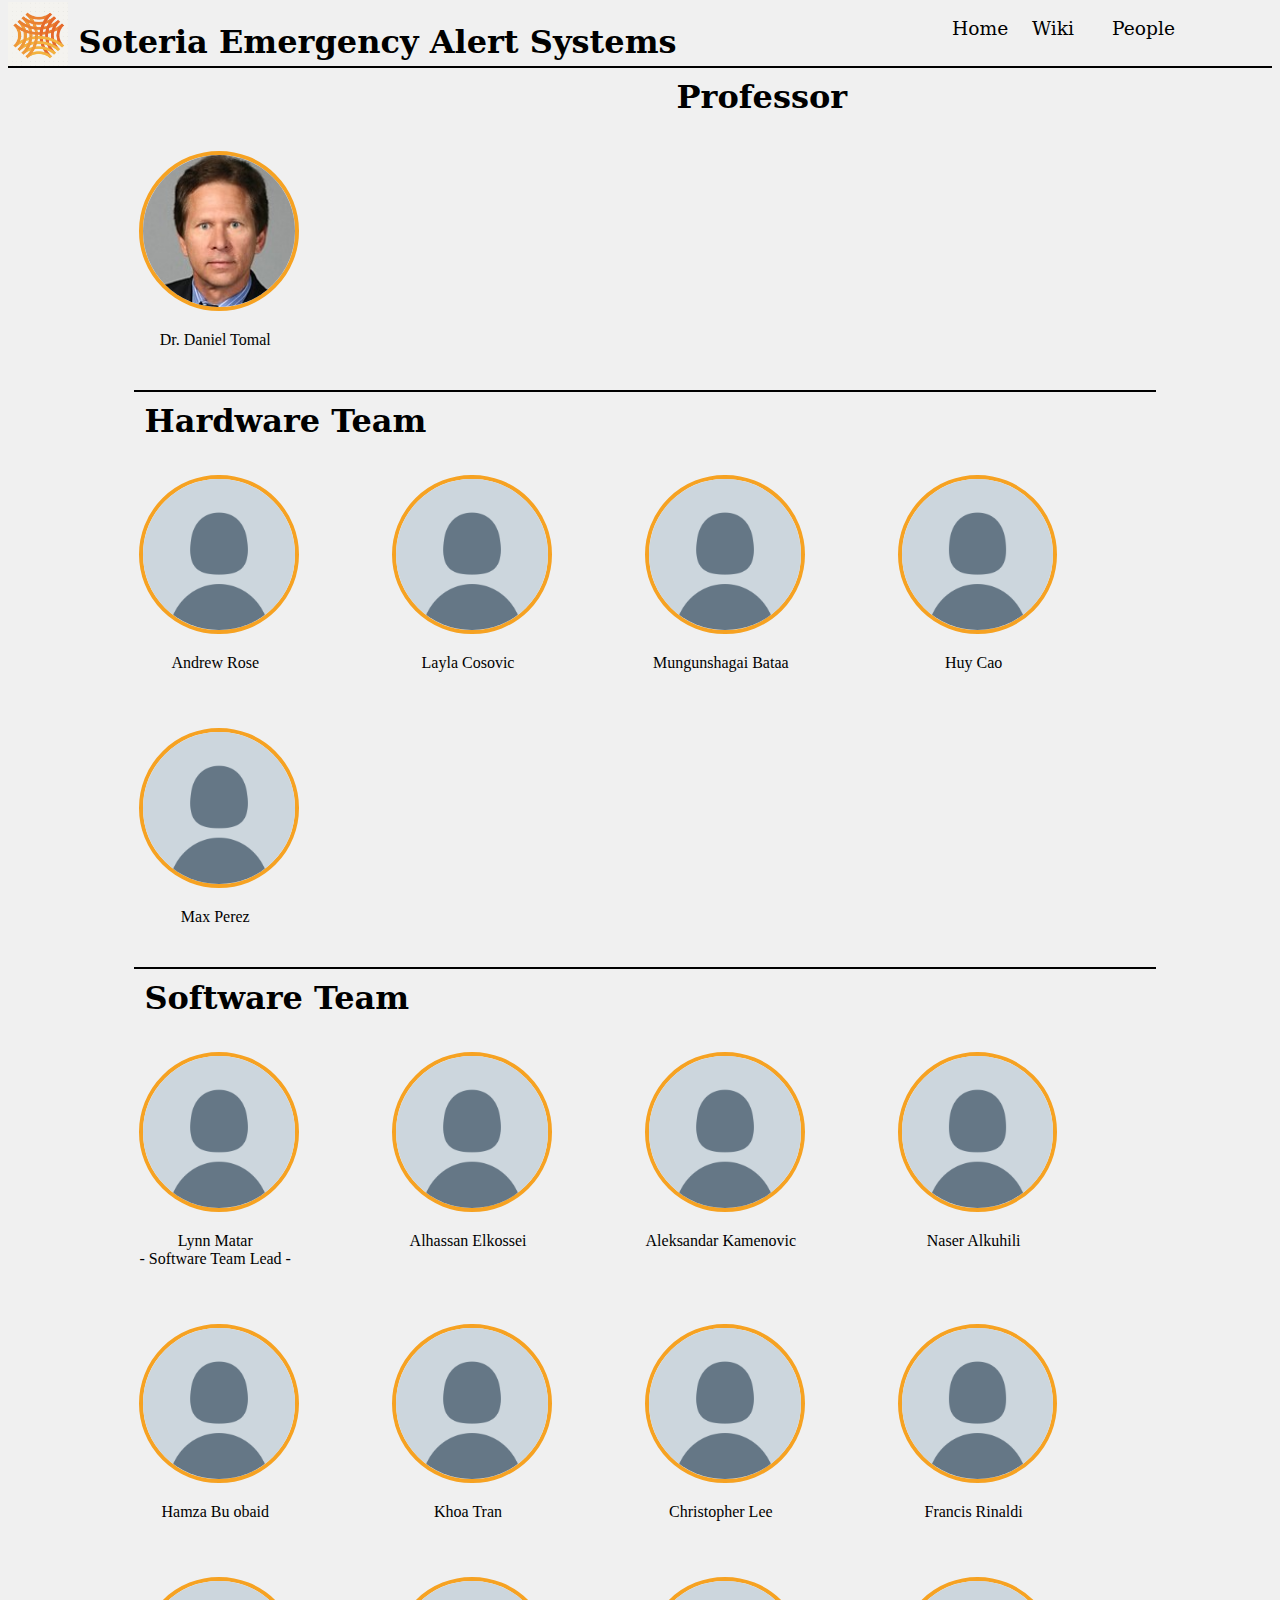
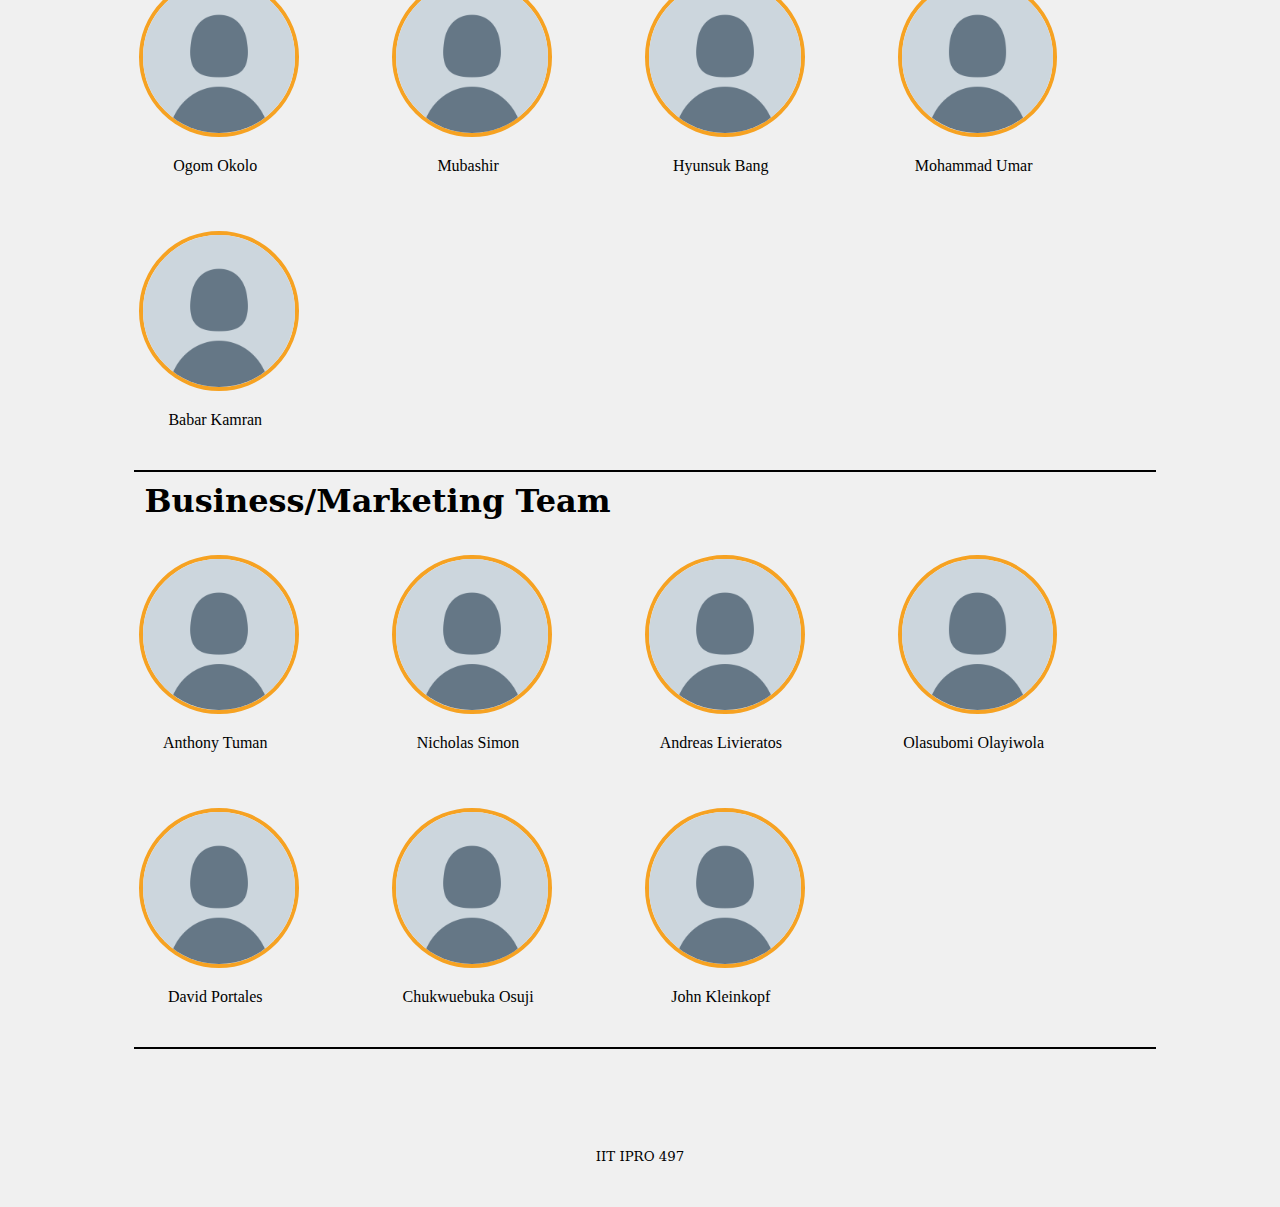
<file: people.html>
<!DOCTYPE html>
<html lang="en">
<head>
    <meta charset="UTF-8">
    <meta http-equiv="X-UA-Compatible" content="IE=edge">
    <meta name="viewport" content="width=device-width, initial-scale=1.0">
    <title>People</title>
    <link rel="stylesheet" href="people.css">
</head>
<body>
    <nav class="navbar">
        <a href="index.html">
            <img src="images/Logo.png" alt="logo" class="navbarlogo">
        </a>
        <h1 class="title">Soteria Emergency Alert Systems</h1>
        <ul class="navbar-links">
            <li><a href="index.html">Home</a></li>
            <li><a href="wiki.html">Wiki</a></li>
            <li><a href="people.html">People</a></li>
        </ul>
    </nav>
<div class="people-container">
    <section>
        <h1 class="people-category">Professor</h1>
        <div class="container">
            <div class="row">
                <div class="col1">
                    <img src="images/people/Dan_Tomal.jpg" alt="">
                    <p class="caption">Dr. Daniel Tomal</p>
                </div>
            </div>
        </div>
    </section>
    <section>
        <h1 class="people-category">Hardware Team</h1>
        <div class="container">
            <div class="row">
                <div class="col1">
                    <img src="images/default.png" alt="">
                    <p class="caption">Andrew Rose
                        <!-- <br>
                        - Hardware Team Lead -  -->
                    </p>           
                </div>
                <div class="col2">
                    <img src="images/default.png" alt="">
                    <p class="caption">Layla Cosovic</p>
                </div>
                <div class="col3">
                    <img src="images/default.png" alt="">
                    <p class="caption">Mungunshagai Bataa</p>
                </div>
                <div class="col4">
                    <img src="images/default.png" alt="">
                    <p class="caption">Huy Cao</p>
                </div>
            </div>
            <div class="row">
                <div class="col1">
                    <img src="images/default.png" alt="">
                    <p class="caption">Max Perez</p>           
                </div>
                <!-- <div class="col4"></div> -->
            </div>
        </div>
    </section>

    <!-- SOFTWARE SECTION -->

    <section>
        <h1 class="people-category">Software Team</h1>
        <div class="container">
            <div class="row">
                <div class="col1">
                    <img src="images/default.png" alt="">
                    <p class="caption">Lynn Matar
                        <br>
                        - Software Team Lead -
                    </p>
                </div>
                <div class="col2">
                    <img src="images/default.png" alt="">
                    <p class="caption">Alhassan Elkossei</p>
                </div>
                <div class="col3">
                    <img src="images/default.png" alt="">
                    <p class="caption">Aleksandar Kamenovic</p>
                </div>
                <div class="col4">
                    <img src="images/default.png" alt="">
                    <p class="caption">Naser Alkuhili</p>
                </div>
            </div>

            <div class="row">
                <div class="col1">
                    <img src="images/default.png" alt="">
                    <p class="caption">Hamza Bu obaid</p>
                </div>
                <div class="col2">
                    <img src="images/default.png" alt="">
                    <p class="caption">Khoa Tran</p>
                </div>
                <div class="col3">
                    <img src="images/default.png" alt="">
                    <p class="caption">Christopher Lee</p>
                </div>
                <div class="col4">
                    <img src="images/default.png" alt="">
                    <p class="caption">Francis Rinaldi</p>
                </div>
            </div>

            <div class="row">
                <div class="col1">
                    <img src="images/default.png" alt="">
                    <p class="caption">Ogom Okolo</p>
                </div>
                <div class="col2">
                    <img src="images/default.png" alt="">
                    <p class="caption">Mubashir</p>
                </div>
                <div class="col3">
                    <img src="images/default.png" alt="">
                    <p class="caption">Hyunsuk Bang</p>
                </div>
                <div class="col4">
                    <img src="images/default.png" alt="">
                    <p class="caption">Mohammad Umar</p>
                </div>
            </div>

            <div class="row">
                <div class="col1">
                    <img src="images/default.png" alt="">
                    <p class="caption">Babar Kamran</p>
                </div>
            </div>
        </div>
    </section>
    
    <section>
        <h1 class="people-category">Business/Marketing Team</h1>
        <div class="container">
            <div class="row">
                <div class="col1">
                    <img src="images/default.png" alt="">
                    <p class="caption">Anthony Tuman
                        <!-- <br>
                        - Marketing Team Lead -  -->
                    </p>
                </div>
                <div class="col2">
                    <img src="images/default.png" alt="">
                    <p class="caption">Nicholas Simon</p>
                </div>
                <div class="col3">
                    <img src="images/default.png" alt="">
                    <p class="caption">Andreas Livieratos</p>
                </div>
                <div class="col4">
                    <img src="images/default.png" alt="">
                    <p class="caption">Olasubomi Olayiwola</p>
                </div>
            </div>
            <div class="row">
                <div class="col1">
                    <img src="images/default.png" alt="">
                    <p class="caption">David Portales</p>
                </div>
                <div class="col2">
                    <img src="images/default.png" alt="">
                    <p class="caption">Chukwuebuka Osuji</p>
                </div>
                <div class="col3">
                    <img src="images/default.png" alt="">
                    <p class="caption">John Kleinkopf</p>
                </div>
                <div class="col4">
                </div>
            </div>

        </div>
    </section>
</div>
<div class="footer">
    <p>IIT IPRO 497</p>
    </div>
</body>
</html>
</file>
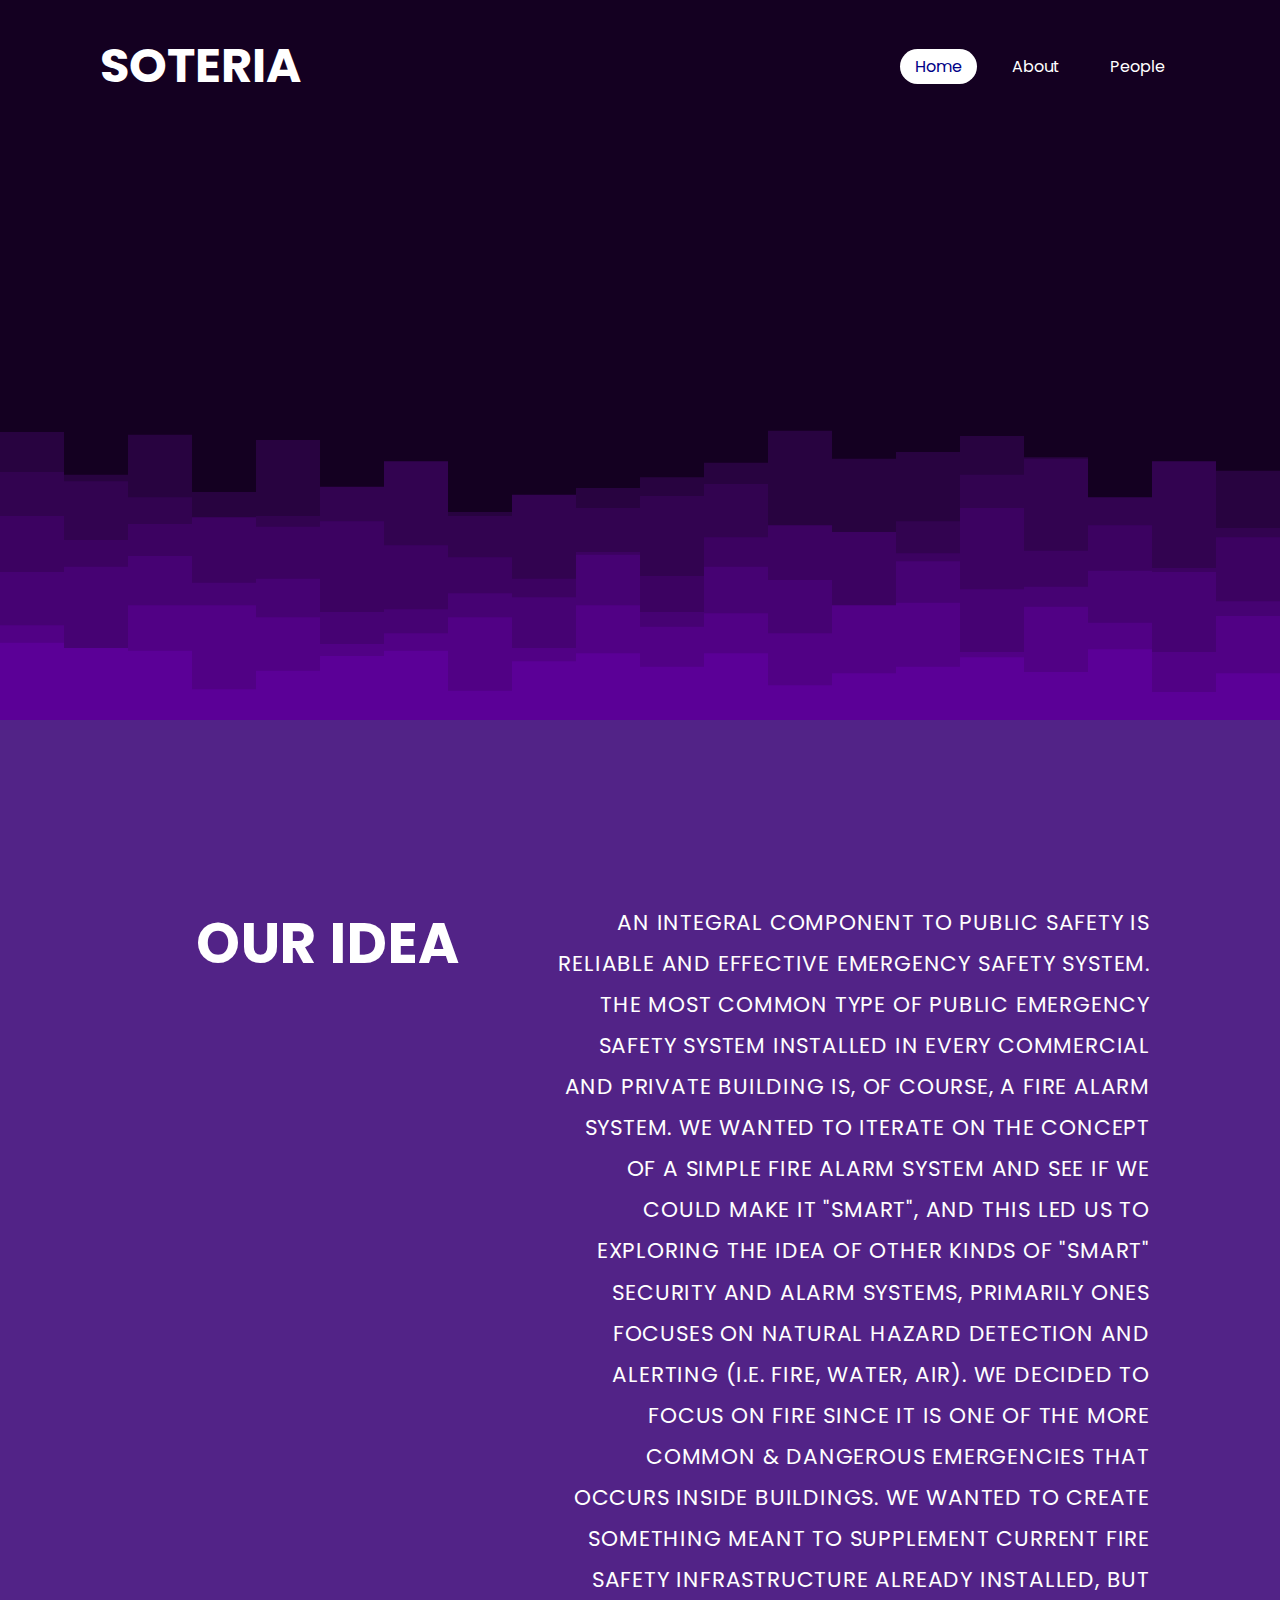
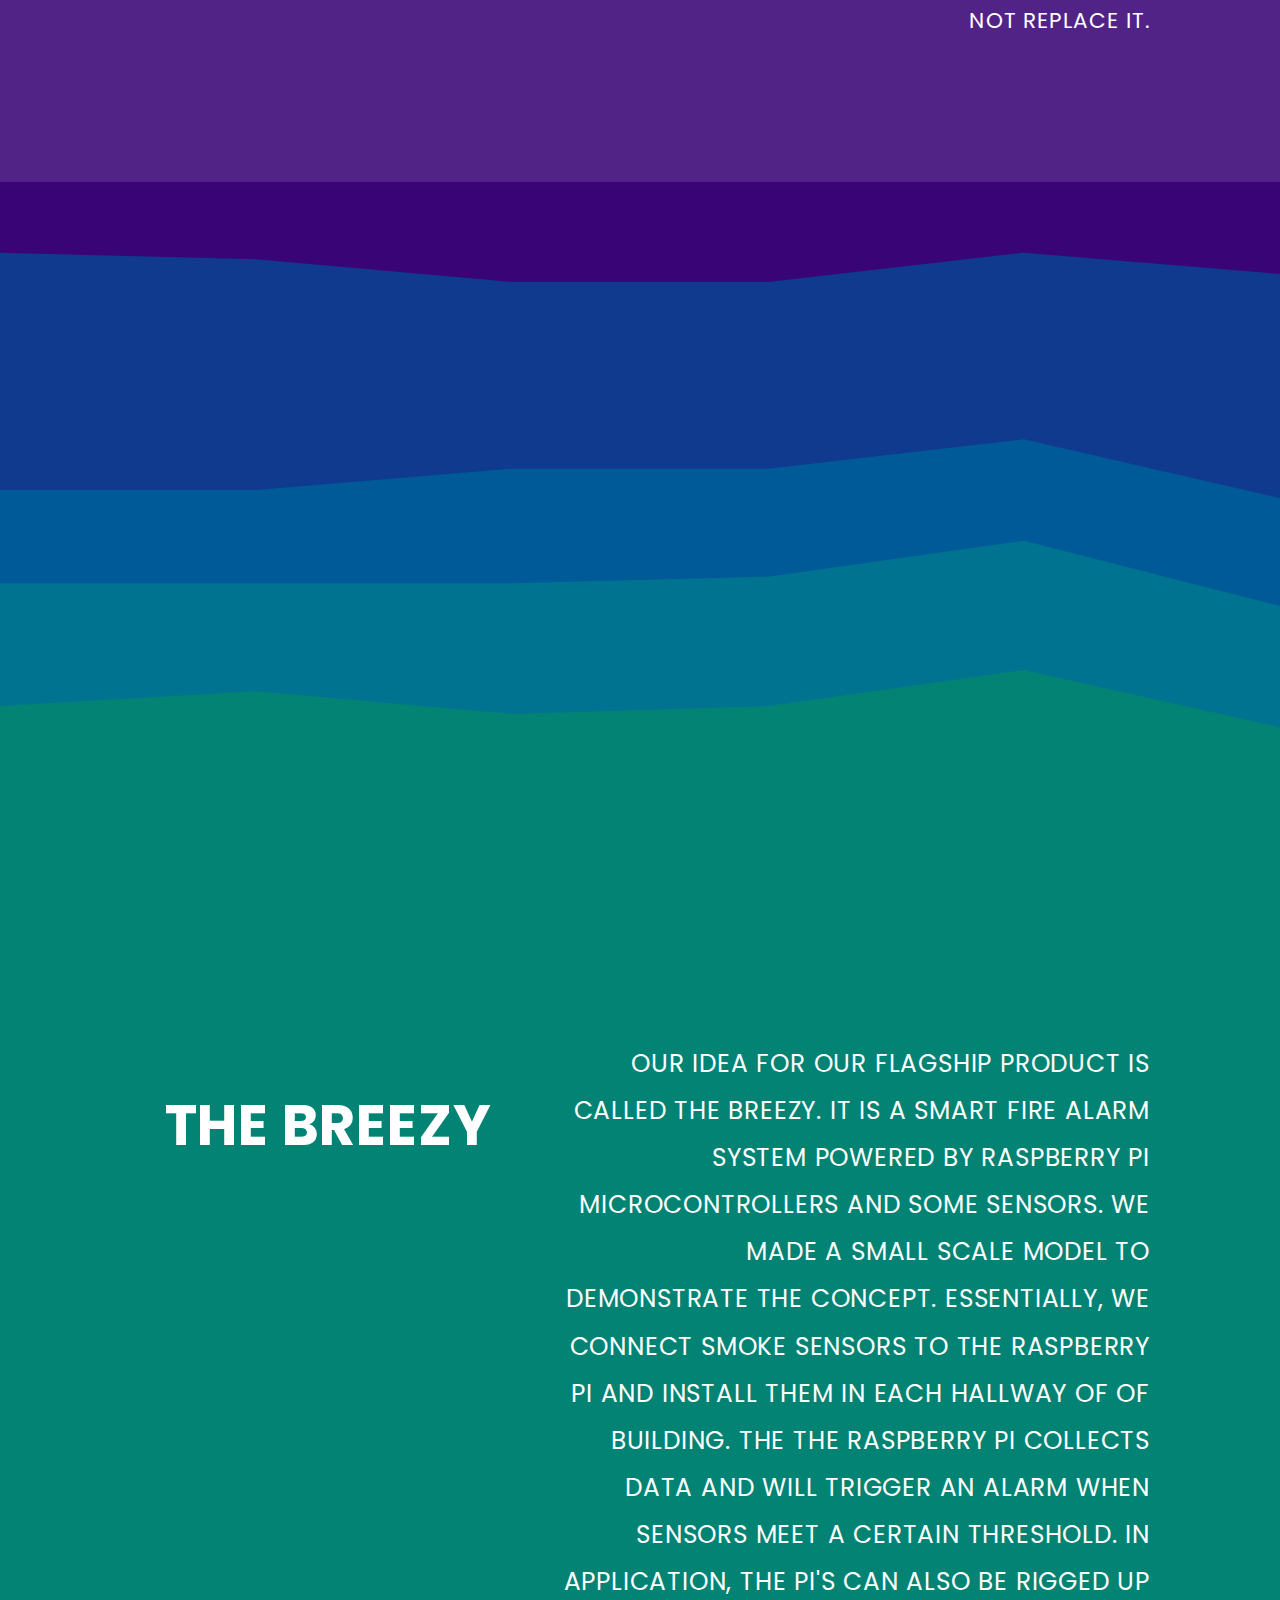
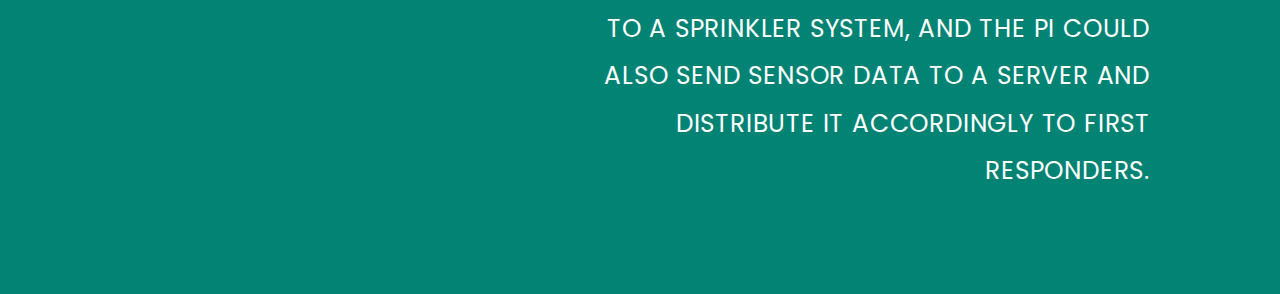
<file: difftemplate/home.html>
<!DOCTYPE html>
<html lang="en">
<head>
    <meta charset="UTF-8">
    <meta http-equiv="X-UA-Compatible" content="IE=edge">
    <meta name="viewport" content="width=device-width, initial-scale=1.0">
    <title>Soteria</title>
    <script src="https://ajax.googleapis.com/ajax/libs/jquery/3.6.0/jquery.min.js"></script>
    <link rel="stylesheet" href="home.css">
    <link rel="preconnect" href="https://fonts.googleapis.com">
    <link rel="preconnect" href="https://fonts.gstatic.com" crossorigin>
    <link href="https://fonts.googleapis.com/css2?family=Ubuntu&display=swap" rel="stylesheet">
    <link href="https://fonts.googleapis.com/css2?family=Merriweather:wght@300&family=Ubuntu&display=swap" rel="stylesheet">
</head>
<body>
    <header>
        <a href="#" class="logo">Soteria</a>
        <ul>
            <li><a href="#" class="active">Home</a></li>
            <li><a href="#">About</a></li>
            <li><a href="#">People</a></li>
        </ul>
    </header>
    <!-- <section>
        <img src="images/skyline.jpg" id="skyline">
    </section> -->
    <div class="spacer layer"></div>
    <div class="about-section">
            <h2>Our idea</h2>
        <p><br><br>An integral component to public safety is reliable and effective emergency safety system. The most common type of public emergency safety system installed in every 
            commercial and private building is, of course, a fire alarm system. We wanted to iterate on the concept of a simple fire alarm system and see if we could make it "smart", and 
            this led us to exploring the idea of other kinds of "smart" security and alarm systems, primarily ones focuses on natural hazard detection and alerting (i.e. fire, water, air).
            We decided to focus on fire since it is one of the more common & dangerous emergencies that occurs inside buildings. We wanted to create something meant to supplement current fire 
            safety infrastructure already installed, but not replace it.<br><br>
        </p>
        </div>
        <div class="spacer wave"></div>
        <div class="info_card">
            <h2>The Breezy</h2>
            <p>
                Our idea for our flagship product is called the Breezy. It is a smart fire alarm system powered by raspberry pi microcontrollers and some sensors.
                We made a small scale model to demonstrate the concept. Essentially, we connect smoke sensors to the Raspberry Pi and install them in each hallway of
                of building. The the Raspberry Pi collects data and will trigger an alarm when sensors meet a certain threshold. In application, the Pi's can also be 
                rigged up to a sprinkler system, and the Pi could also send sensor data to a server and distribute it accordingly to first responders. 
            </p>
        </div>
    </body>
    <!-- <script>
        let skyline = document.getElementById('skyline');

        window.addEventListener('scroll',function(){
            let v = window.scrollY;
            skyline.style.top = v + 'px';
        })
    </script> -->
</body>
</html>
</file>
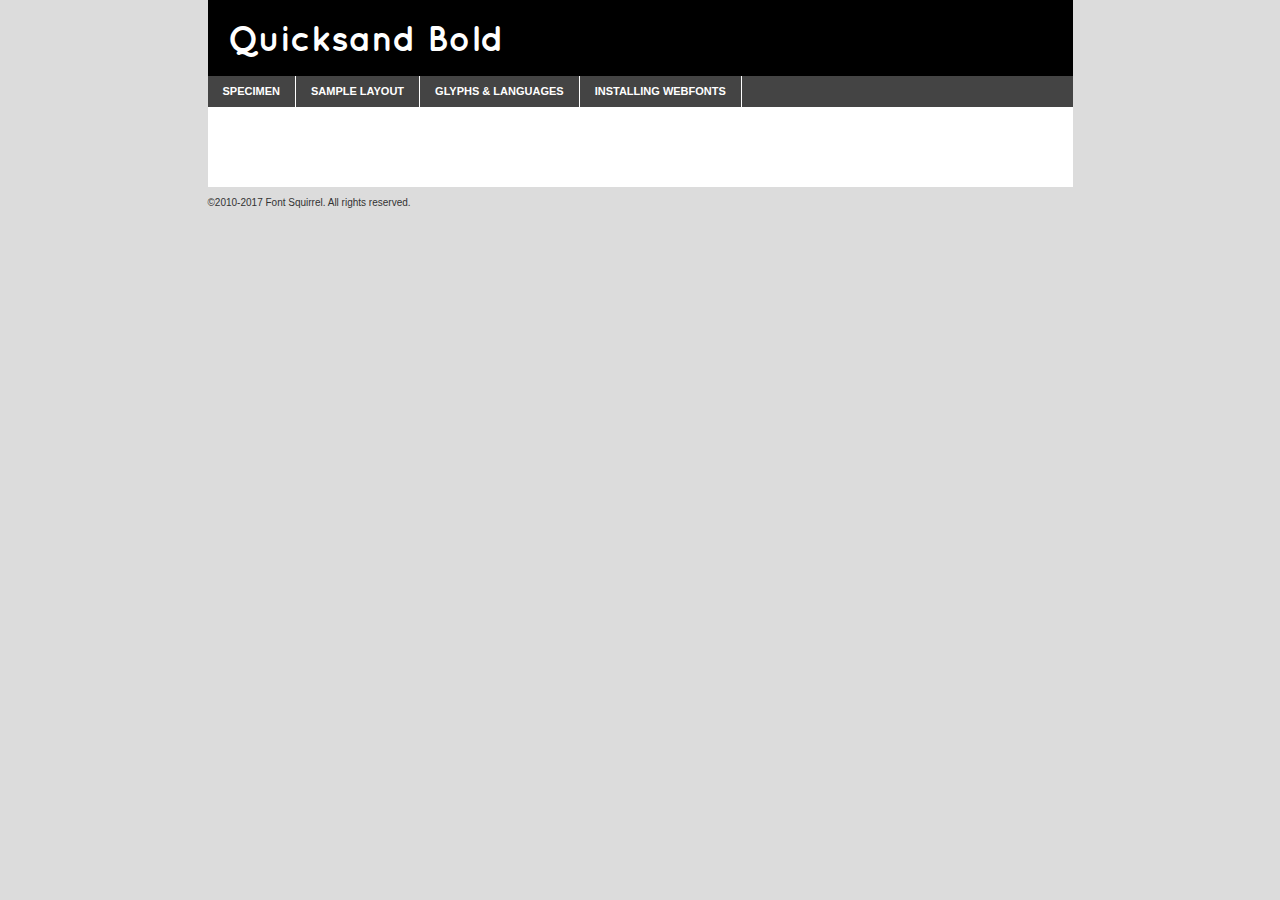
<file: font/quicksand-bold-demo.html>
<!DOCTYPE html PUBLIC "-//W3C//DTD XHTML 1.0 Transitional//EN"
	"http://www.w3.org/TR/xhtml1/DTD/xhtml1-transitional.dtd">

<html xmlns="http://www.w3.org/1999/xhtml" xml:lang="en" lang="en">
<head>
	<meta http-equiv="Content-Type" content="text/html; charset=utf-8" />
	<script src="http://ajax.googleapis.com/ajax/libs/jquery/1.7.2/jquery.min.js" type="text/javascript" charset="utf-8"></script>
	<script type="text/javascript">
	(function($){$.fn.easyTabs=function(option){var param=jQuery.extend({fadeSpeed:"fast",defaultContent:1,activeClass:'active'},option);$(this).each(function(){var thisId="#"+this.id;if(param.defaultContent==''){param.defaultContent=1;}
	if(typeof param.defaultContent=="number")
	{var defaultTab=$(thisId+" .tabs li:eq("+(param.defaultContent-1)+") a").attr('href').substr(1);}else{var defaultTab=param.defaultContent;}
	$(thisId+" .tabs li a").each(function(){var tabToHide=$(this).attr('href').substr(1);$("#"+tabToHide).addClass('easytabs-tab-content');});hideAll();changeContent(defaultTab);function hideAll(){$(thisId+" .easytabs-tab-content").hide();}
	function changeContent(tabId){hideAll();$(thisId+" .tabs li").removeClass(param.activeClass);$(thisId+" .tabs li a[href=#"+tabId+"]").closest('li').addClass(param.activeClass);if(param.fadeSpeed!="none")
	{$(thisId+" #"+tabId).fadeIn(param.fadeSpeed);}else{$(thisId+" #"+tabId).show();}}
	$(thisId+" .tabs li").click(function(){var tabId=$(this).find('a').attr('href').substr(1);changeContent(tabId);return false;});});}})(jQuery);
	</script>
	<link rel="stylesheet" href="specimen_files/specimen_stylesheet.css" type="text/css" charset="utf-8" />
	<link rel="stylesheet" href="stylesheet.css" type="text/css" charset="utf-8" />

	<style type="text/css">
					body{
				font-family: 'quicksandbold';
							}
		</style>

	<title>Quicksand Bold Specimen</title>
	
	
	<script type="text/javascript" charset="utf-8">
		$(document).ready(function() {
			$('#container').easyTabs({defaultContent:1});
		});
	</script>
</head>

<body>
<div id="container">
	<div id="header">
		Quicksand Bold	</div>
	<ul class="tabs">
		<li><a href="#specimen">Specimen</a></li>
		<li><a href="#layout">Sample Layout</a></li>
				<li><a href="#glyphs">Glyphs &amp; Languages</a></li>
		<li><a href="#installing">Installing Webfonts</a></li>
		
	</ul>
	
	<div id="main_content">

		
			<div id="specimen">
		
				<div class="section">
					<div class="grid12 firstcol">
						<div class="huge">AaBb</div>
					</div>
				</div>
		
				<div class="section">
					<div class="glyph_range">A&#x200B;B&#x200b;C&#x200b;D&#x200b;E&#x200b;F&#x200b;G&#x200b;H&#x200b;I&#x200b;J&#x200b;K&#x200b;L&#x200b;M&#x200b;N&#x200b;O&#x200b;P&#x200b;Q&#x200b;R&#x200b;S&#x200b;T&#x200b;U&#x200b;V&#x200b;W&#x200b;X&#x200b;Y&#x200b;Z&#x200b;a&#x200b;b&#x200b;c&#x200b;d&#x200b;e&#x200b;f&#x200b;g&#x200b;h&#x200b;i&#x200b;j&#x200b;k&#x200b;l&#x200b;m&#x200b;n&#x200b;o&#x200b;p&#x200b;q&#x200b;r&#x200b;s&#x200b;t&#x200b;u&#x200b;v&#x200b;w&#x200b;x&#x200b;y&#x200b;z&#x200b;1&#x200b;2&#x200b;3&#x200b;4&#x200b;5&#x200b;6&#x200b;7&#x200b;8&#x200b;9&#x200b;0&#x200b;&amp;&#x200b;.&#x200b;,&#x200b;?&#x200b;!&#x200b;&#64;&#x200b;(&#x200b;)&#x200b;#&#x200b;$&#x200b;%&#x200b;*&#x200b;+&#x200b;-&#x200b;=&#x200b;:&#x200b;;</div>
				</div>
				<div class="section">
					<div class="grid12 firstcol">
						<table class="sample_table">
							<tr><td>10</td><td class="size10">abcdefghijklmnopqrstuvwxyzABCDEFGHIJKLMNOPQRSTUVWXYZ0123456789abcdefghijklmnopqrstuvwxyzABCDEFGHIJKLMNOPQRSTUVWXYZ0123456789abcdefghijklmnopqrstuvwxyzABCDEFGHIJKLMNOPQRSTUVWXYZ</td></tr>
							<tr><td>11</td><td class="size11">abcdefghijklmnopqrstuvwxyzABCDEFGHIJKLMNOPQRSTUVWXYZ0123456789abcdefghijklmnopqrstuvwxyzABCDEFGHIJKLMNOPQRSTUVWXYZ0123456789abcdefghijklmnopqrstuvwxyzABCDEFGHIJKLMNOPQRSTUVWXYZ</td></tr>
							<tr><td>12</td><td class="size12">abcdefghijklmnopqrstuvwxyzABCDEFGHIJKLMNOPQRSTUVWXYZ0123456789abcdefghijklmnopqrstuvwxyzABCDEFGHIJKLMNOPQRSTUVWXYZ0123456789abcdefghijklmnopqrstuvwxyzABCDEFGHIJKLMNOPQRSTUVWXYZ</td></tr>
							<tr><td>13</td><td class="size13">abcdefghijklmnopqrstuvwxyzABCDEFGHIJKLMNOPQRSTUVWXYZ0123456789abcdefghijklmnopqrstuvwxyzABCDEFGHIJKLMNOPQRSTUVWXYZ0123456789abcdefghijklmnopqrstuvwxyzABCDEFGHIJKLMNOPQRSTUVWXYZ</td></tr>
							<tr><td>14</td><td class="size14">abcdefghijklmnopqrstuvwxyzABCDEFGHIJKLMNOPQRSTUVWXYZ0123456789abcdefghijklmnopqrstuvwxyzABCDEFGHIJKLMNOPQRSTUVWXYZ0123456789abcdefghijklmnopqrstuvwxyzABCDEFGHIJKLMNOPQRSTUVWXYZ</td></tr>
							<tr><td>16</td><td class="size16">abcdefghijklmnopqrstuvwxyzABCDEFGHIJKLMNOPQRSTUVWXYZ0123456789abcdefghijklmnopqrstuvwxyzABCDEFGHIJKLMNOPQRSTUVWXYZ</td></tr>
							<tr><td>18</td><td class="size18">abcdefghijklmnopqrstuvwxyzABCDEFGHIJKLMNOPQRSTUVWXYZ0123456789abcdefghijklmnopqrstuvwxyzABCDEFGHIJKLMNOPQRSTUVWXYZ</td></tr>
							<tr><td>20</td><td class="size20">abcdefghijklmnopqrstuvwxyzABCDEFGHIJKLMNOPQRSTUVWXYZ0123456789abcdefghijklmnopqrstuvwxyzABCDEFGHIJKLMNOPQRSTUVWXYZ</td></tr>
							<tr><td>24</td><td class="size24">abcdefghijklmnopqrstuvwxyzABCDEFGHIJKLMNOPQRSTUVWXYZ0123456789abcdefghijklmnopqrstuvwxyzABCDEFGHIJKLMNOPQRSTUVWXYZ</td></tr>
							<tr><td>30</td><td class="size30">abcdefghijklmnopqrstuvwxyzABCDEFGHIJKLMNOPQRSTUVWXYZ0123456789abcdefghijklmnopqrstuvwxyzABCDEFGHIJKLMNOPQRSTUVWXYZ</td></tr>
							<tr><td>36</td><td class="size36">abcdefghijklmnopqrstuvwxyzABCDEFGHIJKLMNOPQRSTUVWXYZ0123456789abcdefghijklmnopqrstuvwxyzABCDEFGHIJKLMNOPQRSTUVWXYZ</td></tr>
							<tr><td>48</td><td class="size48">abcdefghijklmnopqrstuvwxyzABCDEFGHIJKLMNOPQRSTUVWXYZ0123456789abcdefghijklmnopqrstuvwxyzABCDEFGHIJKLMNOPQRSTUVWXYZ</td></tr>
							<tr><td>60</td><td class="size60">abcdefghijklmnopqrstuvwxyzABCDEFGHIJKLMNOPQRSTUVWXYZ0123456789abcdefghijklmnopqrstuvwxyzABCDEFGHIJKLMNOPQRSTUVWXYZ</td></tr>
							<tr><td>72</td><td class="size72">abcdefghijklmnopqrstuvwxyzABCDEFGHIJKLMNOPQRSTUVWXYZ0123456789abcdefghijklmnopqrstuvwxyzABCDEFGHIJKLMNOPQRSTUVWXYZ</td></tr>
							<tr><td>90</td><td class="size90">abcdefghijklmnopqrstuvwxyzABCDEFGHIJKLMNOPQRSTUVWXYZ0123456789abcdefghijklmnopqrstuvwxyzABCDEFGHIJKLMNOPQRSTUVWXYZ</td></tr>
						</table>
				
					</div>
			
				</div>
		
		
		
								<div class="section" id="bodycomparison">


										<div id="xheight">
				<div class="fontbody">&#x25FC;&#x25FC;&#x25FC;&#x25FC;&#x25FC;&#x25FC;&#x25FC;&#x25FC;&#x25FC;&#x25FC;&#x25FC;&#x25FC;&#x25FC;&#x25FC;&#x25FC;&#x25FC;&#x25FC;&#x25FC;&#x25FC;&#x25FC;&#x25FC;&#x25FC;&#x25FC;&#x25FC;&#x25FC;&#x25FC;&#x25FC;&#x25FC;&#x25FC;&#x25FC;&#x25FC;&#x25FC;&#x25FC;&#x25FC;&#x25FC;&#x25FC;&#x25FC;&#x25FC;&#x25FC;&#x25FC;&#x25FC;&#x25FC;&#x25FC;&#x25FC;&#x25FC;&#x25FC;&#x25FC;&#x25FC;&#x25FC;&#x25FC;&#x25FC;&#x25FC;&#x25FC;&#x25FC;&#x25FC;&#x25FC;&#x25FC;&#x25FC;&#x25FC;&#x25FC;&#x25FC;&#x25FC;&#x25FC;&#x25FC;&#x25FC;&#x25FC;&#x25FC;&#x25FC;&#x25FC;&#x25FC;&#x25FC;&#x25FC;&#x25FC;&#x25FC;&#x25FC;&#x25FC;&#x25FC;&#x25FC;&#x25FC;&#x25FC;&#x25FC;&#x25FC;&#x25FC;&#x25FC;&#x25FC;&#x25FC;&#x25FC;&#x25FC;&#x25FC;&#x25FC;&#x25FC;&#x25FC;&#x25FC;&#x25FC;&#x25FC;&#x25FC;&#x25FC;&#x25FC;&#x25FC;body</div><div class="arialbody">body</div><div class="verdanabody">body</div><div class="georgiabody">body</div></div>
										<div class="fontbody" style="z-index:1">
											body<span>Quicksand Bold</span>
										</div>
										<div class="arialbody" style="z-index:1">
											body<span>Arial</span>
										</div>
										<div class="verdanabody" style="z-index:1">
											body<span>Verdana</span>
										</div>
										<div class="georgiabody" style="z-index:1">
											body<span>Georgia</span>
										</div>



								</div>
		
		
				<div class="section psample psample_row1" id="">
					
					<div class="grid2 firstcol">
						<p class="size10"><span>10.</span>Aenean lacinia bibendum nulla sed consectetur. Fusce dapibus, tellus ac cursus commodo, tortor mauris condimentum nibh, ut fermentum massa justo sit amet risus. Nullam id dolor id nibh ultricies vehicula ut id elit. Cum sociis natoque penatibus et magnis dis parturient montes, nascetur ridiculus mus. Nulla vitae elit libero, a pharetra augue.</p>
			
					</div>
					<div class="grid3">
						<p class="size11"><span>11.</span>Aenean lacinia bibendum nulla sed consectetur. Fusce dapibus, tellus ac cursus commodo, tortor mauris condimentum nibh, ut fermentum massa justo sit amet risus. Nullam id dolor id nibh ultricies vehicula ut id elit. Cum sociis natoque penatibus et magnis dis parturient montes, nascetur ridiculus mus. Nulla vitae elit libero, a pharetra augue.</p>
			
					</div>
					<div class="grid3">
						<p class="size12"><span>12.</span>Aenean lacinia bibendum nulla sed consectetur. Fusce dapibus, tellus ac cursus commodo, tortor mauris condimentum nibh, ut fermentum massa justo sit amet risus. Nullam id dolor id nibh ultricies vehicula ut id elit. Cum sociis natoque penatibus et magnis dis parturient montes, nascetur ridiculus mus. Nulla vitae elit libero, a pharetra augue.</p>
			
					</div>
					<div class="grid4">
						<p class="size13"><span>13.</span>Aenean lacinia bibendum nulla sed consectetur. Fusce dapibus, tellus ac cursus commodo, tortor mauris condimentum nibh, ut fermentum massa justo sit amet risus. Nullam id dolor id nibh ultricies vehicula ut id elit. Cum sociis natoque penatibus et magnis dis parturient montes, nascetur ridiculus mus. Nulla vitae elit libero, a pharetra augue.</p>
			
					</div>
					<div class="white_blend"></div>
					
				</div>
				<div class="section psample psample_row2" id="">
					<div class="grid3 firstcol">
						<p class="size14"><span>14.</span>Aenean lacinia bibendum nulla sed consectetur. Fusce dapibus, tellus ac cursus commodo, tortor mauris condimentum nibh, ut fermentum massa justo sit amet risus. Nullam id dolor id nibh ultricies vehicula ut id elit. Cum sociis natoque penatibus et magnis dis parturient montes, nascetur ridiculus mus. Nulla vitae elit libero, a pharetra augue.</p>
			
					</div>
					<div class="grid4">
						<p class="size16"><span>16.</span>Aenean lacinia bibendum nulla sed consectetur. Fusce dapibus, tellus ac cursus commodo, tortor mauris condimentum nibh, ut fermentum massa justo sit amet risus. Nullam id dolor id nibh ultricies vehicula ut id elit. Cum sociis natoque penatibus et magnis dis parturient montes, nascetur ridiculus mus. Nulla vitae elit libero, a pharetra augue.</p>
			
					</div>
					<div class="grid5">
						<p class="size18"><span>18.</span>Aenean lacinia bibendum nulla sed consectetur. Fusce dapibus, tellus ac cursus commodo, tortor mauris condimentum nibh, ut fermentum massa justo sit amet risus. Nullam id dolor id nibh ultricies vehicula ut id elit. Cum sociis natoque penatibus et magnis dis parturient montes, nascetur ridiculus mus. Nulla vitae elit libero, a pharetra augue.</p>
			
					</div>

					<div class="white_blend"></div>

				</div>
				
				<div class="section psample psample_row3" id="">
					<div class="grid5 firstcol">
						<p class="size20"><span>20.</span>Aenean lacinia bibendum nulla sed consectetur. Fusce dapibus, tellus ac cursus commodo, tortor mauris condimentum nibh, ut fermentum massa justo sit amet risus. Nullam id dolor id nibh ultricies vehicula ut id elit. Cum sociis natoque penatibus et magnis dis parturient montes, nascetur ridiculus mus. Nulla vitae elit libero, a pharetra augue.</p>
					</div>
					<div class="grid7">
						<p class="size24"><span>24.</span>Aenean lacinia bibendum nulla sed consectetur. Fusce dapibus, tellus ac cursus commodo, tortor mauris condimentum nibh, ut fermentum massa justo sit amet risus. Nullam id dolor id nibh ultricies vehicula ut id elit. Cum sociis natoque penatibus et magnis dis parturient montes, nascetur ridiculus mus. Nulla vitae elit libero, a pharetra augue.</p>
					</div>
					
					<div class="white_blend"></div>
					
				</div>
				
				<div class="section psample psample_row4" id="">
					<div class="grid12 firstcol">
						<p class="size30"><span>30.</span>Aenean lacinia bibendum nulla sed consectetur. Fusce dapibus, tellus ac cursus commodo, tortor mauris condimentum nibh, ut fermentum massa justo sit amet risus. Nullam id dolor id nibh ultricies vehicula ut id elit. Cum sociis natoque penatibus et magnis dis parturient montes, nascetur ridiculus mus. Nulla vitae elit libero, a pharetra augue.</p>
					</div>
					<div class="white_blend"></div>
					
				</div>
				
				
				
				<div class="section psample psample_row1 fullreverse">
					<div class="grid2 firstcol">
						<p class="size10"><span>10.</span>Aenean lacinia bibendum nulla sed consectetur. Fusce dapibus, tellus ac cursus commodo, tortor mauris condimentum nibh, ut fermentum massa justo sit amet risus. Nullam id dolor id nibh ultricies vehicula ut id elit. Cum sociis natoque penatibus et magnis dis parturient montes, nascetur ridiculus mus. Nulla vitae elit libero, a pharetra augue.</p>
			
					</div>
					<div class="grid3">
						<p class="size11"><span>11.</span>Aenean lacinia bibendum nulla sed consectetur. Fusce dapibus, tellus ac cursus commodo, tortor mauris condimentum nibh, ut fermentum massa justo sit amet risus. Nullam id dolor id nibh ultricies vehicula ut id elit. Cum sociis natoque penatibus et magnis dis parturient montes, nascetur ridiculus mus. Nulla vitae elit libero, a pharetra augue.</p>
			
					</div>
					<div class="grid3">
						<p class="size12"><span>12.</span>Aenean lacinia bibendum nulla sed consectetur. Fusce dapibus, tellus ac cursus commodo, tortor mauris condimentum nibh, ut fermentum massa justo sit amet risus. Nullam id dolor id nibh ultricies vehicula ut id elit. Cum sociis natoque penatibus et magnis dis parturient montes, nascetur ridiculus mus. Nulla vitae elit libero, a pharetra augue.</p>
			
					</div>
					<div class="grid4">
						<p class="size13"><span>13.</span>Aenean lacinia bibendum nulla sed consectetur. Fusce dapibus, tellus ac cursus commodo, tortor mauris condimentum nibh, ut fermentum massa justo sit amet risus. Nullam id dolor id nibh ultricies vehicula ut id elit. Cum sociis natoque penatibus et magnis dis parturient montes, nascetur ridiculus mus. Nulla vitae elit libero, a pharetra augue.</p>
			
					</div>
					<div class="black_blend"></div>
					
				</div>
				
				<div class="section psample psample_row2 fullreverse">
					<div class="grid3 firstcol">
						<p class="size14"><span>14.</span>Aenean lacinia bibendum nulla sed consectetur. Fusce dapibus, tellus ac cursus commodo, tortor mauris condimentum nibh, ut fermentum massa justo sit amet risus. Nullam id dolor id nibh ultricies vehicula ut id elit. Cum sociis natoque penatibus et magnis dis parturient montes, nascetur ridiculus mus. Nulla vitae elit libero, a pharetra augue.</p>
			
					</div>
					<div class="grid4">
						<p class="size16"><span>16.</span>Aenean lacinia bibendum nulla sed consectetur. Fusce dapibus, tellus ac cursus commodo, tortor mauris condimentum nibh, ut fermentum massa justo sit amet risus. Nullam id dolor id nibh ultricies vehicula ut id elit. Cum sociis natoque penatibus et magnis dis parturient montes, nascetur ridiculus mus. Nulla vitae elit libero, a pharetra augue.</p>
			
					</div>
					<div class="grid5">
						<p class="size18"><span>18.</span>Aenean lacinia bibendum nulla sed consectetur. Fusce dapibus, tellus ac cursus commodo, tortor mauris condimentum nibh, ut fermentum massa justo sit amet risus. Nullam id dolor id nibh ultricies vehicula ut id elit. Cum sociis natoque penatibus et magnis dis parturient montes, nascetur ridiculus mus. Nulla vitae elit libero, a pharetra augue.</p>
			
					</div>
					<div class="black_blend"></div>

				</div>
				
				<div class="section psample fullreverse psample_row3" id="">
					<div class="grid5 firstcol">
						<p class="size20"><span>20.</span>Aenean lacinia bibendum nulla sed consectetur. Fusce dapibus, tellus ac cursus commodo, tortor mauris condimentum nibh, ut fermentum massa justo sit amet risus. Nullam id dolor id nibh ultricies vehicula ut id elit. Cum sociis natoque penatibus et magnis dis parturient montes, nascetur ridiculus mus. Nulla vitae elit libero, a pharetra augue.</p>
					</div>
					<div class="grid7">
						<p class="size24"><span>24.</span>Aenean lacinia bibendum nulla sed consectetur. Fusce dapibus, tellus ac cursus commodo, tortor mauris condimentum nibh, ut fermentum massa justo sit amet risus. Nullam id dolor id nibh ultricies vehicula ut id elit. Cum sociis natoque penatibus et magnis dis parturient montes, nascetur ridiculus mus. Nulla vitae elit libero, a pharetra augue.</p>
					</div>
					
					<div class="black_blend"></div>
					
				</div>
				
				<div class="section psample fullreverse psample_row4" id="" style="border-bottom: 20px #000 solid;">
					<div class="grid12 firstcol">
						<p class="size30"><span>30.</span>Aenean lacinia bibendum nulla sed consectetur. Fusce dapibus, tellus ac cursus commodo, tortor mauris condimentum nibh, ut fermentum massa justo sit amet risus. Nullam id dolor id nibh ultricies vehicula ut id elit. Cum sociis natoque penatibus et magnis dis parturient montes, nascetur ridiculus mus. Nulla vitae elit libero, a pharetra augue.</p>
					</div>
					<div class="black_blend"></div>
					
				</div>
				
				
				
				
			</div>
			
			<div id="layout">
				
				<div class="section">
					
					<div class="grid12 firstcol">
						<h1>Lorem Ipsum Dolor</h1>
						<h2>Etiam porta sem malesuada magna mollis euismod</h2>
						
						<p class="byline">By <a href="#link">Aenean Lacinia</a></p>
					</div>
				</div>
				<div class="section">
					<div class="grid8 firstcol">
						<p class="large">Donec sed odio dui. Morbi leo risus, porta ac consectetur ac, vestibulum at eros. Fusce dapibus, tellus ac cursus commodo, tortor mauris condimentum nibh, ut fermentum massa justo sit amet risus. </p>

						
						<h3>Pellentesque ornare sem</h3>

						<p>Maecenas sed diam eget risus varius blandit sit amet non magna. Maecenas faucibus mollis interdum. Donec ullamcorper nulla non metus auctor fringilla. Nullam id dolor id nibh ultricies vehicula ut id elit. Nullam id dolor id nibh ultricies vehicula ut id elit. </p>

						<p>Aenean eu leo quam. Pellentesque ornare sem lacinia quam venenatis vestibulum. Lorem ipsum dolor sit amet, consectetur adipiscing elit. Cum sociis natoque penatibus et magnis dis parturient montes, nascetur ridiculus mus. </p>

						<p>Nulla vitae elit libero, a pharetra augue. Praesent commodo cursus magna, vel scelerisque nisl consectetur et. Aenean lacinia bibendum nulla sed consectetur. </p>

						<p>Nullam quis risus eget urna mollis ornare vel eu leo. Nullam quis risus eget urna mollis ornare vel eu leo. Maecenas sed diam eget risus varius blandit sit amet non magna. Donec ullamcorper nulla non metus auctor fringilla. </p>

						<h3>Cras mattis consectetur</h3>

						<p>Aenean eu leo quam. Pellentesque ornare sem lacinia quam venenatis vestibulum. Aenean lacinia bibendum nulla sed consectetur. Integer posuere erat a ante venenatis dapibus posuere velit aliquet. Cras mattis consectetur purus sit amet fermentum. </p>

						<p>Nullam id dolor id nibh ultricies vehicula ut id elit. Nullam quis risus eget urna mollis ornare vel eu leo. Cras mattis consectetur purus sit amet fermentum.</p>
					</div>
					
					<div class="grid4 sidebar">
						
						<div class="box reverse">
							<p class="last">Nullam quis risus eget urna mollis ornare vel eu leo. Donec ullamcorper nulla non metus auctor fringilla. Cras mattis consectetur purus sit amet fermentum. Sed posuere consectetur est at lobortis. Lorem ipsum dolor sit amet, consectetur adipiscing elit. </p>
						</div>
						
						<p class="caption">Maecenas sed diam eget risus varius.</p>

						<p>Vestibulum id ligula porta felis euismod semper. Integer posuere erat a ante venenatis dapibus posuere velit aliquet. Vestibulum id ligula porta felis euismod semper. Sed posuere consectetur est at lobortis. Maecenas sed diam eget risus varius blandit sit amet non magna. Fusce dapibus, tellus ac cursus commodo, tortor mauris condimentum nibh, ut fermentum massa justo sit amet risus. </p>

					

						<p>Duis mollis, est non commodo luctus, nisi erat porttitor ligula, eget lacinia odio sem nec elit. Aenean lacinia bibendum nulla sed consectetur. Vivamus sagittis lacus vel augue laoreet rutrum faucibus dolor auctor. Aenean lacinia bibendum nulla sed consectetur. Nullam quis risus eget urna mollis ornare vel eu leo. </p>

						<p>Praesent commodo cursus magna, vel scelerisque nisl consectetur et. Donec ullamcorper nulla non metus auctor fringilla. Maecenas faucibus mollis interdum. Fusce dapibus, tellus ac cursus commodo, tortor mauris condimentum nibh, ut fermentum massa justo sit amet risus. </p>

					</div>
				</div>
				
			</div>


			



		<div id="glyphs">
			<div class="section">
				<div class="grid12 firstcol">
			
				<h1>Language Support</h1>
				<p>The subset of Quicksand Bold in this kit supports the following languages:<br />
			
					Albanian, Basque, Breton, Chamorro, Danish, Dutch, English, Faroese, Finnish, French, Frisian, Galician, German, Italian, Malagasy, Norwegian, Portuguese, Spanish, Alsatian, Aragonese, Arapaho, Arrernte, Asturian, Aymara, Bislama, Cebuano, Corsican, Fijian, French_creole, Genoese, Gilbertese, Greenlandic, Haitian_creole, Hiligaynon, Hmong, Hopi, Ibanag, Iloko_ilokano, Indonesian, Interglossa_glosa, Interlingua, Irish_gaelic, Jerriais, Lojban, Lombard, Luxembourgeois, Manx, Mohawk, Norfolk_pitcairnese, Occitan, Oromo, Pangasinan, Papiamento, Piedmontese, Potawatomi, Rhaeto-romance, Romansh, Rotokas, Sami_lule, Samoan, Sardinian, Scots_gaelic, Seychelles_creole, Shona, Sicilian, Somali, Southern_ndebele, Swahili, Swati_swazi, Tagalog_filipino_pilipino, Tetum, Tok_pisin, Uyghur_latinized, Volapuk, Walloon, Warlpiri, Xhosa, Yapese, Zulu, Latinbasic, Ubasic, Demo				</p>
				<h1>Glyph Chart</h1>
				<p>The subset of Quicksand Bold in this kit includes all the glyphs listed below. Unicode entities are included above each glyph to help you insert individual characters into your layout.</p>
				<div id="glyph_chart">
			
																														 <div><p>&amp;#32;</p>&#32;</div>
																				 <div><p>&amp;#33;</p>&#33;</div>
																				 <div><p>&amp;#34;</p>&#34;</div>
																				 <div><p>&amp;#35;</p>&#35;</div>
																				 <div><p>&amp;#36;</p>&#36;</div>
																				 <div><p>&amp;#37;</p>&#37;</div>
																				 <div><p>&amp;#38;</p>&#38;</div>
																				 <div><p>&amp;#39;</p>&#39;</div>
																				 <div><p>&amp;#40;</p>&#40;</div>
																				 <div><p>&amp;#41;</p>&#41;</div>
																				 <div><p>&amp;#42;</p>&#42;</div>
																				 <div><p>&amp;#43;</p>&#43;</div>
																				 <div><p>&amp;#44;</p>&#44;</div>
																				 <div><p>&amp;#45;</p>&#45;</div>
																				 <div><p>&amp;#46;</p>&#46;</div>
																				 <div><p>&amp;#47;</p>&#47;</div>
																				 <div><p>&amp;#48;</p>&#48;</div>
																				 <div><p>&amp;#49;</p>&#49;</div>
																				 <div><p>&amp;#50;</p>&#50;</div>
																				 <div><p>&amp;#51;</p>&#51;</div>
																				 <div><p>&amp;#52;</p>&#52;</div>
																				 <div><p>&amp;#53;</p>&#53;</div>
																				 <div><p>&amp;#54;</p>&#54;</div>
																				 <div><p>&amp;#55;</p>&#55;</div>
																				 <div><p>&amp;#56;</p>&#56;</div>
																				 <div><p>&amp;#57;</p>&#57;</div>
																				 <div><p>&amp;#58;</p>&#58;</div>
																				 <div><p>&amp;#59;</p>&#59;</div>
																				 <div><p>&amp;#60;</p>&#60;</div>
																				 <div><p>&amp;#61;</p>&#61;</div>
																				 <div><p>&amp;#62;</p>&#62;</div>
																				 <div><p>&amp;#63;</p>&#63;</div>
																				 <div><p>&amp;#64;</p>&#64;</div>
																				 <div><p>&amp;#65;</p>&#65;</div>
																				 <div><p>&amp;#66;</p>&#66;</div>
																				 <div><p>&amp;#67;</p>&#67;</div>
																				 <div><p>&amp;#68;</p>&#68;</div>
																				 <div><p>&amp;#69;</p>&#69;</div>
																				 <div><p>&amp;#70;</p>&#70;</div>
																				 <div><p>&amp;#71;</p>&#71;</div>
																				 <div><p>&amp;#72;</p>&#72;</div>
																				 <div><p>&amp;#73;</p>&#73;</div>
																				 <div><p>&amp;#74;</p>&#74;</div>
																				 <div><p>&amp;#75;</p>&#75;</div>
																				 <div><p>&amp;#76;</p>&#76;</div>
																				 <div><p>&amp;#77;</p>&#77;</div>
																				 <div><p>&amp;#78;</p>&#78;</div>
																				 <div><p>&amp;#79;</p>&#79;</div>
																				 <div><p>&amp;#80;</p>&#80;</div>
																				 <div><p>&amp;#81;</p>&#81;</div>
																				 <div><p>&amp;#82;</p>&#82;</div>
																				 <div><p>&amp;#83;</p>&#83;</div>
																				 <div><p>&amp;#84;</p>&#84;</div>
																				 <div><p>&amp;#85;</p>&#85;</div>
																				 <div><p>&amp;#86;</p>&#86;</div>
																				 <div><p>&amp;#87;</p>&#87;</div>
																				 <div><p>&amp;#88;</p>&#88;</div>
																				 <div><p>&amp;#89;</p>&#89;</div>
																				 <div><p>&amp;#90;</p>&#90;</div>
																				 <div><p>&amp;#91;</p>&#91;</div>
																				 <div><p>&amp;#92;</p>&#92;</div>
																				 <div><p>&amp;#93;</p>&#93;</div>
																				 <div><p>&amp;#94;</p>&#94;</div>
																				 <div><p>&amp;#95;</p>&#95;</div>
																				 <div><p>&amp;#96;</p>&#96;</div>
																				 <div><p>&amp;#97;</p>&#97;</div>
																				 <div><p>&amp;#98;</p>&#98;</div>
																				 <div><p>&amp;#99;</p>&#99;</div>
																				 <div><p>&amp;#100;</p>&#100;</div>
																				 <div><p>&amp;#101;</p>&#101;</div>
																				 <div><p>&amp;#102;</p>&#102;</div>
																				 <div><p>&amp;#103;</p>&#103;</div>
																				 <div><p>&amp;#104;</p>&#104;</div>
																				 <div><p>&amp;#105;</p>&#105;</div>
																				 <div><p>&amp;#106;</p>&#106;</div>
																				 <div><p>&amp;#107;</p>&#107;</div>
																				 <div><p>&amp;#108;</p>&#108;</div>
																				 <div><p>&amp;#109;</p>&#109;</div>
																				 <div><p>&amp;#110;</p>&#110;</div>
																				 <div><p>&amp;#111;</p>&#111;</div>
																				 <div><p>&amp;#112;</p>&#112;</div>
																				 <div><p>&amp;#113;</p>&#113;</div>
																				 <div><p>&amp;#114;</p>&#114;</div>
																				 <div><p>&amp;#115;</p>&#115;</div>
																				 <div><p>&amp;#116;</p>&#116;</div>
																				 <div><p>&amp;#117;</p>&#117;</div>
																				 <div><p>&amp;#118;</p>&#118;</div>
																				 <div><p>&amp;#119;</p>&#119;</div>
																				 <div><p>&amp;#120;</p>&#120;</div>
																				 <div><p>&amp;#121;</p>&#121;</div>
																				 <div><p>&amp;#122;</p>&#122;</div>
																				 <div><p>&amp;#123;</p>&#123;</div>
																				 <div><p>&amp;#124;</p>&#124;</div>
																				 <div><p>&amp;#125;</p>&#125;</div>
																				 <div><p>&amp;#126;</p>&#126;</div>
																				 <div><p>&amp;#160;</p>&#160;</div>
																				 <div><p>&amp;#161;</p>&#161;</div>
																				 <div><p>&amp;#162;</p>&#162;</div>
																				 <div><p>&amp;#163;</p>&#163;</div>
																				 <div><p>&amp;#165;</p>&#165;</div>
																				 <div><p>&amp;#167;</p>&#167;</div>
																				 <div><p>&amp;#168;</p>&#168;</div>
																				 <div><p>&amp;#169;</p>&#169;</div>
																				 <div><p>&amp;#170;</p>&#170;</div>
																				 <div><p>&amp;#171;</p>&#171;</div>
																				 <div><p>&amp;#173;</p>&#173;</div>
																				 <div><p>&amp;#174;</p>&#174;</div>
																				 <div><p>&amp;#176;</p>&#176;</div>
																				 <div><p>&amp;#180;</p>&#180;</div>
																				 <div><p>&amp;#184;</p>&#184;</div>
																				 <div><p>&amp;#187;</p>&#187;</div>
																				 <div><p>&amp;#191;</p>&#191;</div>
																				 <div><p>&amp;#192;</p>&#192;</div>
																				 <div><p>&amp;#193;</p>&#193;</div>
																				 <div><p>&amp;#194;</p>&#194;</div>
																				 <div><p>&amp;#195;</p>&#195;</div>
																				 <div><p>&amp;#196;</p>&#196;</div>
																				 <div><p>&amp;#197;</p>&#197;</div>
																				 <div><p>&amp;#198;</p>&#198;</div>
																				 <div><p>&amp;#199;</p>&#199;</div>
																				 <div><p>&amp;#200;</p>&#200;</div>
																				 <div><p>&amp;#201;</p>&#201;</div>
																				 <div><p>&amp;#202;</p>&#202;</div>
																				 <div><p>&amp;#203;</p>&#203;</div>
																				 <div><p>&amp;#204;</p>&#204;</div>
																				 <div><p>&amp;#205;</p>&#205;</div>
																				 <div><p>&amp;#206;</p>&#206;</div>
																				 <div><p>&amp;#207;</p>&#207;</div>
																				 <div><p>&amp;#208;</p>&#208;</div>
																				 <div><p>&amp;#209;</p>&#209;</div>
																				 <div><p>&amp;#210;</p>&#210;</div>
																				 <div><p>&amp;#211;</p>&#211;</div>
																				 <div><p>&amp;#212;</p>&#212;</div>
																				 <div><p>&amp;#213;</p>&#213;</div>
																				 <div><p>&amp;#214;</p>&#214;</div>
																				 <div><p>&amp;#215;</p>&#215;</div>
																				 <div><p>&amp;#216;</p>&#216;</div>
																				 <div><p>&amp;#217;</p>&#217;</div>
																				 <div><p>&amp;#218;</p>&#218;</div>
																				 <div><p>&amp;#219;</p>&#219;</div>
																				 <div><p>&amp;#220;</p>&#220;</div>
																				 <div><p>&amp;#221;</p>&#221;</div>
																				 <div><p>&amp;#223;</p>&#223;</div>
																				 <div><p>&amp;#224;</p>&#224;</div>
																				 <div><p>&amp;#225;</p>&#225;</div>
																				 <div><p>&amp;#226;</p>&#226;</div>
																				 <div><p>&amp;#227;</p>&#227;</div>
																				 <div><p>&amp;#228;</p>&#228;</div>
																				 <div><p>&amp;#229;</p>&#229;</div>
																				 <div><p>&amp;#230;</p>&#230;</div>
																				 <div><p>&amp;#231;</p>&#231;</div>
																				 <div><p>&amp;#232;</p>&#232;</div>
																				 <div><p>&amp;#233;</p>&#233;</div>
																				 <div><p>&amp;#234;</p>&#234;</div>
																				 <div><p>&amp;#235;</p>&#235;</div>
																				 <div><p>&amp;#236;</p>&#236;</div>
																				 <div><p>&amp;#237;</p>&#237;</div>
																				 <div><p>&amp;#238;</p>&#238;</div>
																				 <div><p>&amp;#239;</p>&#239;</div>
																				 <div><p>&amp;#240;</p>&#240;</div>
																				 <div><p>&amp;#241;</p>&#241;</div>
																				 <div><p>&amp;#242;</p>&#242;</div>
																				 <div><p>&amp;#243;</p>&#243;</div>
																				 <div><p>&amp;#244;</p>&#244;</div>
																				 <div><p>&amp;#245;</p>&#245;</div>
																				 <div><p>&amp;#246;</p>&#246;</div>
																				 <div><p>&amp;#247;</p>&#247;</div>
																				 <div><p>&amp;#248;</p>&#248;</div>
																				 <div><p>&amp;#249;</p>&#249;</div>
																				 <div><p>&amp;#250;</p>&#250;</div>
																				 <div><p>&amp;#251;</p>&#251;</div>
																				 <div><p>&amp;#252;</p>&#252;</div>
																				 <div><p>&amp;#253;</p>&#253;</div>
																				 <div><p>&amp;#254;</p>&#254;</div>
																				 <div><p>&amp;#255;</p>&#255;</div>
																				 <div><p>&amp;#338;</p>&#338;</div>
																				 <div><p>&amp;#339;</p>&#339;</div>
																				 <div><p>&amp;#376;</p>&#376;</div>
																				 <div><p>&amp;#710;</p>&#710;</div>
																				 <div><p>&amp;#732;</p>&#732;</div>
																				 <div><p>&amp;#8192;</p>&#8192;</div>
																				 <div><p>&amp;#8193;</p>&#8193;</div>
																				 <div><p>&amp;#8194;</p>&#8194;</div>
																				 <div><p>&amp;#8195;</p>&#8195;</div>
																				 <div><p>&amp;#8196;</p>&#8196;</div>
																				 <div><p>&amp;#8197;</p>&#8197;</div>
																				 <div><p>&amp;#8198;</p>&#8198;</div>
																				 <div><p>&amp;#8199;</p>&#8199;</div>
																				 <div><p>&amp;#8200;</p>&#8200;</div>
																				 <div><p>&amp;#8201;</p>&#8201;</div>
																				 <div><p>&amp;#8202;</p>&#8202;</div>
																				 <div><p>&amp;#8208;</p>&#8208;</div>
																				 <div><p>&amp;#8209;</p>&#8209;</div>
																				 <div><p>&amp;#8210;</p>&#8210;</div>
																				 <div><p>&amp;#8211;</p>&#8211;</div>
																				 <div><p>&amp;#8212;</p>&#8212;</div>
																				 <div><p>&amp;#8216;</p>&#8216;</div>
																				 <div><p>&amp;#8217;</p>&#8217;</div>
																				 <div><p>&amp;#8218;</p>&#8218;</div>
																				 <div><p>&amp;#8220;</p>&#8220;</div>
																				 <div><p>&amp;#8221;</p>&#8221;</div>
																				 <div><p>&amp;#8222;</p>&#8222;</div>
																				 <div><p>&amp;#8226;</p>&#8226;</div>
																				 <div><p>&amp;#8230;</p>&#8230;</div>
																				 <div><p>&amp;#8239;</p>&#8239;</div>
																				 <div><p>&amp;#8249;</p>&#8249;</div>
																				 <div><p>&amp;#8250;</p>&#8250;</div>
																				 <div><p>&amp;#8287;</p>&#8287;</div>
																				 <div><p>&amp;#8482;</p>&#8482;</div>
																				 <div><p>&amp;#9724;</p>&#9724;</div>
																																						</div>	
				</div>
		
		
			</div>
		</div>
		
		
		<div id="specs">
			
		</div>
	
		<div id="installing">
			<div class="section">
				<div class="grid7 firstcol">
					<h1>Installing Webfonts</h1>
					
					<p>Webfonts are supported by all major browser platforms but not all in the same way. There are currently four different font formats that must be included in order to target all browsers. This includes TTF, WOFF, EOT and SVG.</p>
					
					<h2>1. Upload your webfonts</h2>
					<p>You must upload your webfont kit to your website. They should be in or near the same directory as your CSS files.</p>
					
					<h2>2. Include the webfont stylesheet</h2>
					<p>A special CSS @font-face declaration helps the various browsers select the appropriate font it needs without causing you a bunch of headaches. Learn more about this syntax by reading the <a href="https://www.fontspring.com/blog/further-hardening-of-the-bulletproof-syntax">Fontspring blog post</a> about it. The code for it is as follows:</p>


<code>
@font-face{ 
	font-family: 'MyWebFont';
	src: url('WebFont.eot');
	src: url('WebFont.eot?#iefix') format('embedded-opentype'),
	     url('WebFont.woff') format('woff'),
	     url('WebFont.ttf') format('truetype'),
	     url('WebFont.svg#webfont') format('svg');
}
</code>

	<p>We've already gone ahead and generated the code for you. All you have to do is link to the stylesheet in your HTML, like this:</p>
	<code>&lt;link rel=&quot;stylesheet&quot; href=&quot;stylesheet.css&quot; type=&quot;text/css&quot; charset=&quot;utf-8&quot; /&gt;</code>

					<h2>3. Modify your own stylesheet</h2>
					<p>To take advantage of your new fonts, you must tell your stylesheet to use them. Look at the original @font-face declaration above and find the property called "font-family." The name linked there will be what you use to reference the font. Prepend that webfont name to the font stack in the "font-family" property, inside the selector you want to change. For example:</p>
<code>p { font-family: 'WebFont', Arial, sans-serif; }</code>

<h2>4. Test</h2>
<p>Getting webfonts to work cross-browser <em>can</em> be tricky. Use the information in the sidebar to help you if you find that fonts aren't loading in a particular browser.</p>
				</div>
				
				<div class="grid5 sidebar">
					<div class="box">
						<h2>Troubleshooting<br />Font-Face Problems</h2>
						<p>Having trouble getting your webfonts to load in your new website? Here are some tips to sort out what might be the problem.</p>

						<h3>Fonts not showing in any browser</h3>

						<p>This sounds like you need to work on the plumbing. You either did not upload the fonts to the correct directory, or you did not link the fonts properly in the CSS. If you've confirmed that all this is correct and you still have a problem, take a look at your .htaccess file and see if requests are getting intercepted.</p>

						<h3>Fonts not loading in iPhone or iPad</h3>

						<p>The most common problem here is that you are serving the fonts from an IIS server. IIS refuses to serve files that have unknown MIME types. If that is the case, you must set the MIME type for SVG to "image/svg+xml" in the server settings. Follow these instructions from Microsoft if you need help.</p>

						<h3>Fonts not loading in Firefox</h3>

						<p>The primary reason for this failure? You are still using a version Firefox older than 3.5. So upgrade already! If that isn't it, then you are very likely serving fonts from a different domain. Firefox requires that all font assets be served from the same domain. Lastly it is possible that you need to add WOFF to your list of MIME types (if you are serving via IIS.)</p>

						<h3>Fonts not loading in IE</h3>

						<p>Are you looking at Internet Explorer on an actual Windows machine or are you cheating by using a service like Adobe BrowserLab? Many of these screenshot services do not render @font-face for IE. Best to test it on a real machine.</p>

						<h3>Fonts not loading in IE9</h3>

						<p>IE9, like Firefox, requires that fonts be served from the same domain as the website. Make sure that is the case.</p>
					</div>
				</div>
			</div>
			
		</div>
	
	</div>
	<div id="footer">
		<p>&copy;2010-2017 Font Squirrel. All rights reserved.</p>
	</div>
</div>
</body>
</html>
</file>
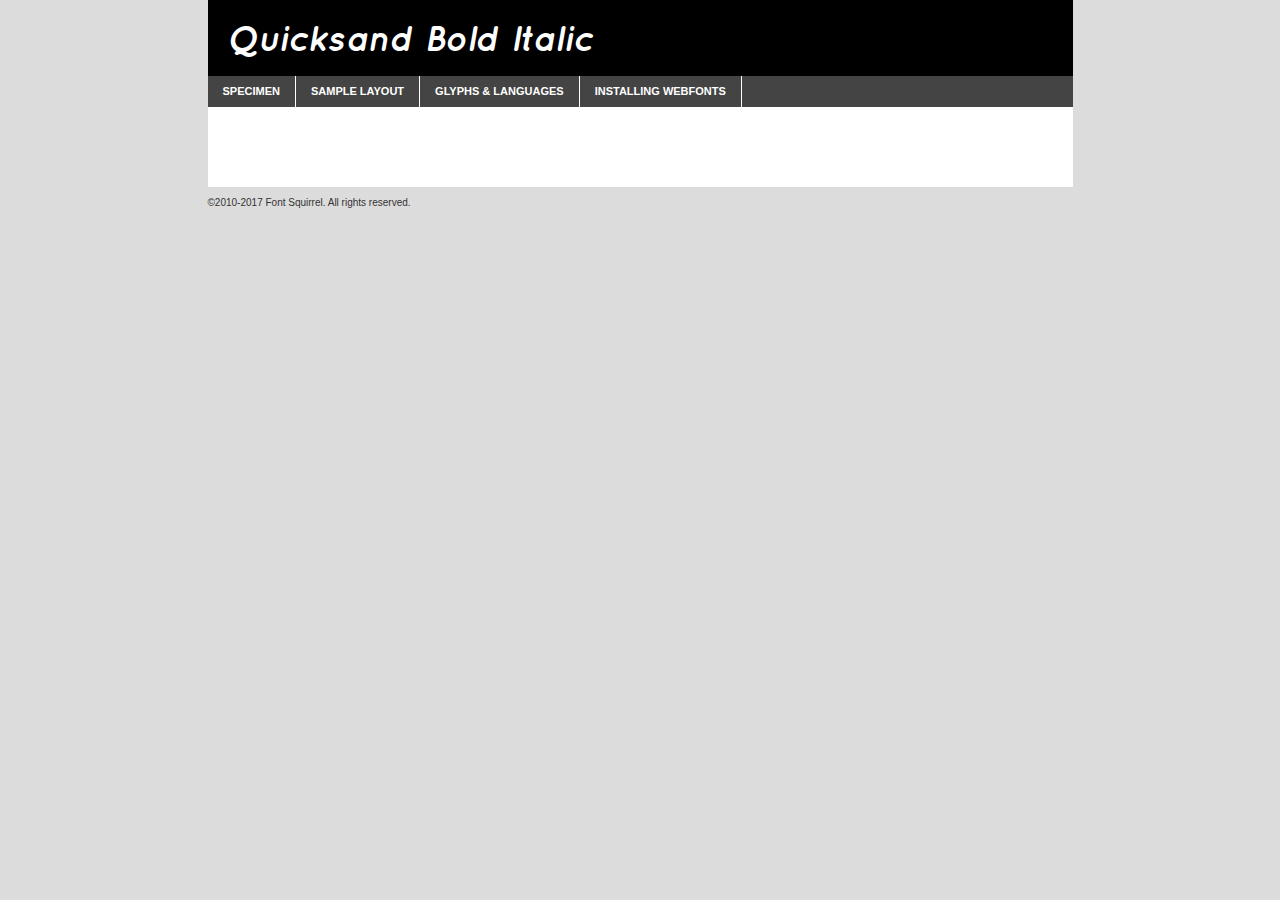
<file: font/quicksand-bolditalic-demo.html>
<!DOCTYPE html PUBLIC "-//W3C//DTD XHTML 1.0 Transitional//EN"
	"http://www.w3.org/TR/xhtml1/DTD/xhtml1-transitional.dtd">

<html xmlns="http://www.w3.org/1999/xhtml" xml:lang="en" lang="en">
<head>
	<meta http-equiv="Content-Type" content="text/html; charset=utf-8" />
	<script src="http://ajax.googleapis.com/ajax/libs/jquery/1.7.2/jquery.min.js" type="text/javascript" charset="utf-8"></script>
	<script type="text/javascript">
	(function($){$.fn.easyTabs=function(option){var param=jQuery.extend({fadeSpeed:"fast",defaultContent:1,activeClass:'active'},option);$(this).each(function(){var thisId="#"+this.id;if(param.defaultContent==''){param.defaultContent=1;}
	if(typeof param.defaultContent=="number")
	{var defaultTab=$(thisId+" .tabs li:eq("+(param.defaultContent-1)+") a").attr('href').substr(1);}else{var defaultTab=param.defaultContent;}
	$(thisId+" .tabs li a").each(function(){var tabToHide=$(this).attr('href').substr(1);$("#"+tabToHide).addClass('easytabs-tab-content');});hideAll();changeContent(defaultTab);function hideAll(){$(thisId+" .easytabs-tab-content").hide();}
	function changeContent(tabId){hideAll();$(thisId+" .tabs li").removeClass(param.activeClass);$(thisId+" .tabs li a[href=#"+tabId+"]").closest('li').addClass(param.activeClass);if(param.fadeSpeed!="none")
	{$(thisId+" #"+tabId).fadeIn(param.fadeSpeed);}else{$(thisId+" #"+tabId).show();}}
	$(thisId+" .tabs li").click(function(){var tabId=$(this).find('a').attr('href').substr(1);changeContent(tabId);return false;});});}})(jQuery);
	</script>
	<link rel="stylesheet" href="specimen_files/specimen_stylesheet.css" type="text/css" charset="utf-8" />
	<link rel="stylesheet" href="stylesheet.css" type="text/css" charset="utf-8" />

	<style type="text/css">
					body{
				font-family: 'quicksandbold_italic';
							}
		</style>

	<title>Quicksand Bold Italic Specimen</title>
	
	
	<script type="text/javascript" charset="utf-8">
		$(document).ready(function() {
			$('#container').easyTabs({defaultContent:1});
		});
	</script>
</head>

<body>
<div id="container">
	<div id="header">
		Quicksand Bold Italic	</div>
	<ul class="tabs">
		<li><a href="#specimen">Specimen</a></li>
		<li><a href="#layout">Sample Layout</a></li>
				<li><a href="#glyphs">Glyphs &amp; Languages</a></li>
		<li><a href="#installing">Installing Webfonts</a></li>
		
	</ul>
	
	<div id="main_content">

		
			<div id="specimen">
		
				<div class="section">
					<div class="grid12 firstcol">
						<div class="huge">AaBb</div>
					</div>
				</div>
		
				<div class="section">
					<div class="glyph_range">A&#x200B;B&#x200b;C&#x200b;D&#x200b;E&#x200b;F&#x200b;G&#x200b;H&#x200b;I&#x200b;J&#x200b;K&#x200b;L&#x200b;M&#x200b;N&#x200b;O&#x200b;P&#x200b;Q&#x200b;R&#x200b;S&#x200b;T&#x200b;U&#x200b;V&#x200b;W&#x200b;X&#x200b;Y&#x200b;Z&#x200b;a&#x200b;b&#x200b;c&#x200b;d&#x200b;e&#x200b;f&#x200b;g&#x200b;h&#x200b;i&#x200b;j&#x200b;k&#x200b;l&#x200b;m&#x200b;n&#x200b;o&#x200b;p&#x200b;q&#x200b;r&#x200b;s&#x200b;t&#x200b;u&#x200b;v&#x200b;w&#x200b;x&#x200b;y&#x200b;z&#x200b;1&#x200b;2&#x200b;3&#x200b;4&#x200b;5&#x200b;6&#x200b;7&#x200b;8&#x200b;9&#x200b;0&#x200b;&amp;&#x200b;.&#x200b;,&#x200b;?&#x200b;!&#x200b;&#64;&#x200b;(&#x200b;)&#x200b;#&#x200b;$&#x200b;%&#x200b;*&#x200b;+&#x200b;-&#x200b;=&#x200b;:&#x200b;;</div>
				</div>
				<div class="section">
					<div class="grid12 firstcol">
						<table class="sample_table">
							<tr><td>10</td><td class="size10">abcdefghijklmnopqrstuvwxyzABCDEFGHIJKLMNOPQRSTUVWXYZ0123456789abcdefghijklmnopqrstuvwxyzABCDEFGHIJKLMNOPQRSTUVWXYZ0123456789abcdefghijklmnopqrstuvwxyzABCDEFGHIJKLMNOPQRSTUVWXYZ</td></tr>
							<tr><td>11</td><td class="size11">abcdefghijklmnopqrstuvwxyzABCDEFGHIJKLMNOPQRSTUVWXYZ0123456789abcdefghijklmnopqrstuvwxyzABCDEFGHIJKLMNOPQRSTUVWXYZ0123456789abcdefghijklmnopqrstuvwxyzABCDEFGHIJKLMNOPQRSTUVWXYZ</td></tr>
							<tr><td>12</td><td class="size12">abcdefghijklmnopqrstuvwxyzABCDEFGHIJKLMNOPQRSTUVWXYZ0123456789abcdefghijklmnopqrstuvwxyzABCDEFGHIJKLMNOPQRSTUVWXYZ0123456789abcdefghijklmnopqrstuvwxyzABCDEFGHIJKLMNOPQRSTUVWXYZ</td></tr>
							<tr><td>13</td><td class="size13">abcdefghijklmnopqrstuvwxyzABCDEFGHIJKLMNOPQRSTUVWXYZ0123456789abcdefghijklmnopqrstuvwxyzABCDEFGHIJKLMNOPQRSTUVWXYZ0123456789abcdefghijklmnopqrstuvwxyzABCDEFGHIJKLMNOPQRSTUVWXYZ</td></tr>
							<tr><td>14</td><td class="size14">abcdefghijklmnopqrstuvwxyzABCDEFGHIJKLMNOPQRSTUVWXYZ0123456789abcdefghijklmnopqrstuvwxyzABCDEFGHIJKLMNOPQRSTUVWXYZ0123456789abcdefghijklmnopqrstuvwxyzABCDEFGHIJKLMNOPQRSTUVWXYZ</td></tr>
							<tr><td>16</td><td class="size16">abcdefghijklmnopqrstuvwxyzABCDEFGHIJKLMNOPQRSTUVWXYZ0123456789abcdefghijklmnopqrstuvwxyzABCDEFGHIJKLMNOPQRSTUVWXYZ</td></tr>
							<tr><td>18</td><td class="size18">abcdefghijklmnopqrstuvwxyzABCDEFGHIJKLMNOPQRSTUVWXYZ0123456789abcdefghijklmnopqrstuvwxyzABCDEFGHIJKLMNOPQRSTUVWXYZ</td></tr>
							<tr><td>20</td><td class="size20">abcdefghijklmnopqrstuvwxyzABCDEFGHIJKLMNOPQRSTUVWXYZ0123456789abcdefghijklmnopqrstuvwxyzABCDEFGHIJKLMNOPQRSTUVWXYZ</td></tr>
							<tr><td>24</td><td class="size24">abcdefghijklmnopqrstuvwxyzABCDEFGHIJKLMNOPQRSTUVWXYZ0123456789abcdefghijklmnopqrstuvwxyzABCDEFGHIJKLMNOPQRSTUVWXYZ</td></tr>
							<tr><td>30</td><td class="size30">abcdefghijklmnopqrstuvwxyzABCDEFGHIJKLMNOPQRSTUVWXYZ0123456789abcdefghijklmnopqrstuvwxyzABCDEFGHIJKLMNOPQRSTUVWXYZ</td></tr>
							<tr><td>36</td><td class="size36">abcdefghijklmnopqrstuvwxyzABCDEFGHIJKLMNOPQRSTUVWXYZ0123456789abcdefghijklmnopqrstuvwxyzABCDEFGHIJKLMNOPQRSTUVWXYZ</td></tr>
							<tr><td>48</td><td class="size48">abcdefghijklmnopqrstuvwxyzABCDEFGHIJKLMNOPQRSTUVWXYZ0123456789abcdefghijklmnopqrstuvwxyzABCDEFGHIJKLMNOPQRSTUVWXYZ</td></tr>
							<tr><td>60</td><td class="size60">abcdefghijklmnopqrstuvwxyzABCDEFGHIJKLMNOPQRSTUVWXYZ0123456789abcdefghijklmnopqrstuvwxyzABCDEFGHIJKLMNOPQRSTUVWXYZ</td></tr>
							<tr><td>72</td><td class="size72">abcdefghijklmnopqrstuvwxyzABCDEFGHIJKLMNOPQRSTUVWXYZ0123456789abcdefghijklmnopqrstuvwxyzABCDEFGHIJKLMNOPQRSTUVWXYZ</td></tr>
							<tr><td>90</td><td class="size90">abcdefghijklmnopqrstuvwxyzABCDEFGHIJKLMNOPQRSTUVWXYZ0123456789abcdefghijklmnopqrstuvwxyzABCDEFGHIJKLMNOPQRSTUVWXYZ</td></tr>
						</table>
				
					</div>
			
				</div>
		
		
		
								<div class="section" id="bodycomparison">


										<div id="xheight">
				<div class="fontbody">&#x25FC;&#x25FC;&#x25FC;&#x25FC;&#x25FC;&#x25FC;&#x25FC;&#x25FC;&#x25FC;&#x25FC;&#x25FC;&#x25FC;&#x25FC;&#x25FC;&#x25FC;&#x25FC;&#x25FC;&#x25FC;&#x25FC;&#x25FC;&#x25FC;&#x25FC;&#x25FC;&#x25FC;&#x25FC;&#x25FC;&#x25FC;&#x25FC;&#x25FC;&#x25FC;&#x25FC;&#x25FC;&#x25FC;&#x25FC;&#x25FC;&#x25FC;&#x25FC;&#x25FC;&#x25FC;&#x25FC;&#x25FC;&#x25FC;&#x25FC;&#x25FC;&#x25FC;&#x25FC;&#x25FC;&#x25FC;&#x25FC;&#x25FC;&#x25FC;&#x25FC;&#x25FC;&#x25FC;&#x25FC;&#x25FC;&#x25FC;&#x25FC;&#x25FC;&#x25FC;&#x25FC;&#x25FC;&#x25FC;&#x25FC;&#x25FC;&#x25FC;&#x25FC;&#x25FC;&#x25FC;&#x25FC;&#x25FC;&#x25FC;&#x25FC;&#x25FC;&#x25FC;&#x25FC;&#x25FC;&#x25FC;&#x25FC;&#x25FC;&#x25FC;&#x25FC;&#x25FC;&#x25FC;&#x25FC;&#x25FC;&#x25FC;&#x25FC;&#x25FC;&#x25FC;&#x25FC;&#x25FC;&#x25FC;&#x25FC;&#x25FC;&#x25FC;&#x25FC;&#x25FC;&#x25FC;body</div><div class="arialbody">body</div><div class="verdanabody">body</div><div class="georgiabody">body</div></div>
										<div class="fontbody" style="z-index:1">
											body<span>Quicksand Bold Italic</span>
										</div>
										<div class="arialbody" style="z-index:1">
											body<span>Arial</span>
										</div>
										<div class="verdanabody" style="z-index:1">
											body<span>Verdana</span>
										</div>
										<div class="georgiabody" style="z-index:1">
											body<span>Georgia</span>
										</div>



								</div>
		
		
				<div class="section psample psample_row1" id="">
					
					<div class="grid2 firstcol">
						<p class="size10"><span>10.</span>Aenean lacinia bibendum nulla sed consectetur. Fusce dapibus, tellus ac cursus commodo, tortor mauris condimentum nibh, ut fermentum massa justo sit amet risus. Nullam id dolor id nibh ultricies vehicula ut id elit. Cum sociis natoque penatibus et magnis dis parturient montes, nascetur ridiculus mus. Nulla vitae elit libero, a pharetra augue.</p>
			
					</div>
					<div class="grid3">
						<p class="size11"><span>11.</span>Aenean lacinia bibendum nulla sed consectetur. Fusce dapibus, tellus ac cursus commodo, tortor mauris condimentum nibh, ut fermentum massa justo sit amet risus. Nullam id dolor id nibh ultricies vehicula ut id elit. Cum sociis natoque penatibus et magnis dis parturient montes, nascetur ridiculus mus. Nulla vitae elit libero, a pharetra augue.</p>
			
					</div>
					<div class="grid3">
						<p class="size12"><span>12.</span>Aenean lacinia bibendum nulla sed consectetur. Fusce dapibus, tellus ac cursus commodo, tortor mauris condimentum nibh, ut fermentum massa justo sit amet risus. Nullam id dolor id nibh ultricies vehicula ut id elit. Cum sociis natoque penatibus et magnis dis parturient montes, nascetur ridiculus mus. Nulla vitae elit libero, a pharetra augue.</p>
			
					</div>
					<div class="grid4">
						<p class="size13"><span>13.</span>Aenean lacinia bibendum nulla sed consectetur. Fusce dapibus, tellus ac cursus commodo, tortor mauris condimentum nibh, ut fermentum massa justo sit amet risus. Nullam id dolor id nibh ultricies vehicula ut id elit. Cum sociis natoque penatibus et magnis dis parturient montes, nascetur ridiculus mus. Nulla vitae elit libero, a pharetra augue.</p>
			
					</div>
					<div class="white_blend"></div>
					
				</div>
				<div class="section psample psample_row2" id="">
					<div class="grid3 firstcol">
						<p class="size14"><span>14.</span>Aenean lacinia bibendum nulla sed consectetur. Fusce dapibus, tellus ac cursus commodo, tortor mauris condimentum nibh, ut fermentum massa justo sit amet risus. Nullam id dolor id nibh ultricies vehicula ut id elit. Cum sociis natoque penatibus et magnis dis parturient montes, nascetur ridiculus mus. Nulla vitae elit libero, a pharetra augue.</p>
			
					</div>
					<div class="grid4">
						<p class="size16"><span>16.</span>Aenean lacinia bibendum nulla sed consectetur. Fusce dapibus, tellus ac cursus commodo, tortor mauris condimentum nibh, ut fermentum massa justo sit amet risus. Nullam id dolor id nibh ultricies vehicula ut id elit. Cum sociis natoque penatibus et magnis dis parturient montes, nascetur ridiculus mus. Nulla vitae elit libero, a pharetra augue.</p>
			
					</div>
					<div class="grid5">
						<p class="size18"><span>18.</span>Aenean lacinia bibendum nulla sed consectetur. Fusce dapibus, tellus ac cursus commodo, tortor mauris condimentum nibh, ut fermentum massa justo sit amet risus. Nullam id dolor id nibh ultricies vehicula ut id elit. Cum sociis natoque penatibus et magnis dis parturient montes, nascetur ridiculus mus. Nulla vitae elit libero, a pharetra augue.</p>
			
					</div>

					<div class="white_blend"></div>

				</div>
				
				<div class="section psample psample_row3" id="">
					<div class="grid5 firstcol">
						<p class="size20"><span>20.</span>Aenean lacinia bibendum nulla sed consectetur. Fusce dapibus, tellus ac cursus commodo, tortor mauris condimentum nibh, ut fermentum massa justo sit amet risus. Nullam id dolor id nibh ultricies vehicula ut id elit. Cum sociis natoque penatibus et magnis dis parturient montes, nascetur ridiculus mus. Nulla vitae elit libero, a pharetra augue.</p>
					</div>
					<div class="grid7">
						<p class="size24"><span>24.</span>Aenean lacinia bibendum nulla sed consectetur. Fusce dapibus, tellus ac cursus commodo, tortor mauris condimentum nibh, ut fermentum massa justo sit amet risus. Nullam id dolor id nibh ultricies vehicula ut id elit. Cum sociis natoque penatibus et magnis dis parturient montes, nascetur ridiculus mus. Nulla vitae elit libero, a pharetra augue.</p>
					</div>
					
					<div class="white_blend"></div>
					
				</div>
				
				<div class="section psample psample_row4" id="">
					<div class="grid12 firstcol">
						<p class="size30"><span>30.</span>Aenean lacinia bibendum nulla sed consectetur. Fusce dapibus, tellus ac cursus commodo, tortor mauris condimentum nibh, ut fermentum massa justo sit amet risus. Nullam id dolor id nibh ultricies vehicula ut id elit. Cum sociis natoque penatibus et magnis dis parturient montes, nascetur ridiculus mus. Nulla vitae elit libero, a pharetra augue.</p>
					</div>
					<div class="white_blend"></div>
					
				</div>
				
				
				
				<div class="section psample psample_row1 fullreverse">
					<div class="grid2 firstcol">
						<p class="size10"><span>10.</span>Aenean lacinia bibendum nulla sed consectetur. Fusce dapibus, tellus ac cursus commodo, tortor mauris condimentum nibh, ut fermentum massa justo sit amet risus. Nullam id dolor id nibh ultricies vehicula ut id elit. Cum sociis natoque penatibus et magnis dis parturient montes, nascetur ridiculus mus. Nulla vitae elit libero, a pharetra augue.</p>
			
					</div>
					<div class="grid3">
						<p class="size11"><span>11.</span>Aenean lacinia bibendum nulla sed consectetur. Fusce dapibus, tellus ac cursus commodo, tortor mauris condimentum nibh, ut fermentum massa justo sit amet risus. Nullam id dolor id nibh ultricies vehicula ut id elit. Cum sociis natoque penatibus et magnis dis parturient montes, nascetur ridiculus mus. Nulla vitae elit libero, a pharetra augue.</p>
			
					</div>
					<div class="grid3">
						<p class="size12"><span>12.</span>Aenean lacinia bibendum nulla sed consectetur. Fusce dapibus, tellus ac cursus commodo, tortor mauris condimentum nibh, ut fermentum massa justo sit amet risus. Nullam id dolor id nibh ultricies vehicula ut id elit. Cum sociis natoque penatibus et magnis dis parturient montes, nascetur ridiculus mus. Nulla vitae elit libero, a pharetra augue.</p>
			
					</div>
					<div class="grid4">
						<p class="size13"><span>13.</span>Aenean lacinia bibendum nulla sed consectetur. Fusce dapibus, tellus ac cursus commodo, tortor mauris condimentum nibh, ut fermentum massa justo sit amet risus. Nullam id dolor id nibh ultricies vehicula ut id elit. Cum sociis natoque penatibus et magnis dis parturient montes, nascetur ridiculus mus. Nulla vitae elit libero, a pharetra augue.</p>
			
					</div>
					<div class="black_blend"></div>
					
				</div>
				
				<div class="section psample psample_row2 fullreverse">
					<div class="grid3 firstcol">
						<p class="size14"><span>14.</span>Aenean lacinia bibendum nulla sed consectetur. Fusce dapibus, tellus ac cursus commodo, tortor mauris condimentum nibh, ut fermentum massa justo sit amet risus. Nullam id dolor id nibh ultricies vehicula ut id elit. Cum sociis natoque penatibus et magnis dis parturient montes, nascetur ridiculus mus. Nulla vitae elit libero, a pharetra augue.</p>
			
					</div>
					<div class="grid4">
						<p class="size16"><span>16.</span>Aenean lacinia bibendum nulla sed consectetur. Fusce dapibus, tellus ac cursus commodo, tortor mauris condimentum nibh, ut fermentum massa justo sit amet risus. Nullam id dolor id nibh ultricies vehicula ut id elit. Cum sociis natoque penatibus et magnis dis parturient montes, nascetur ridiculus mus. Nulla vitae elit libero, a pharetra augue.</p>
			
					</div>
					<div class="grid5">
						<p class="size18"><span>18.</span>Aenean lacinia bibendum nulla sed consectetur. Fusce dapibus, tellus ac cursus commodo, tortor mauris condimentum nibh, ut fermentum massa justo sit amet risus. Nullam id dolor id nibh ultricies vehicula ut id elit. Cum sociis natoque penatibus et magnis dis parturient montes, nascetur ridiculus mus. Nulla vitae elit libero, a pharetra augue.</p>
			
					</div>
					<div class="black_blend"></div>

				</div>
				
				<div class="section psample fullreverse psample_row3" id="">
					<div class="grid5 firstcol">
						<p class="size20"><span>20.</span>Aenean lacinia bibendum nulla sed consectetur. Fusce dapibus, tellus ac cursus commodo, tortor mauris condimentum nibh, ut fermentum massa justo sit amet risus. Nullam id dolor id nibh ultricies vehicula ut id elit. Cum sociis natoque penatibus et magnis dis parturient montes, nascetur ridiculus mus. Nulla vitae elit libero, a pharetra augue.</p>
					</div>
					<div class="grid7">
						<p class="size24"><span>24.</span>Aenean lacinia bibendum nulla sed consectetur. Fusce dapibus, tellus ac cursus commodo, tortor mauris condimentum nibh, ut fermentum massa justo sit amet risus. Nullam id dolor id nibh ultricies vehicula ut id elit. Cum sociis natoque penatibus et magnis dis parturient montes, nascetur ridiculus mus. Nulla vitae elit libero, a pharetra augue.</p>
					</div>
					
					<div class="black_blend"></div>
					
				</div>
				
				<div class="section psample fullreverse psample_row4" id="" style="border-bottom: 20px #000 solid;">
					<div class="grid12 firstcol">
						<p class="size30"><span>30.</span>Aenean lacinia bibendum nulla sed consectetur. Fusce dapibus, tellus ac cursus commodo, tortor mauris condimentum nibh, ut fermentum massa justo sit amet risus. Nullam id dolor id nibh ultricies vehicula ut id elit. Cum sociis natoque penatibus et magnis dis parturient montes, nascetur ridiculus mus. Nulla vitae elit libero, a pharetra augue.</p>
					</div>
					<div class="black_blend"></div>
					
				</div>
				
				
				
				
			</div>
			
			<div id="layout">
				
				<div class="section">
					
					<div class="grid12 firstcol">
						<h1>Lorem Ipsum Dolor</h1>
						<h2>Etiam porta sem malesuada magna mollis euismod</h2>
						
						<p class="byline">By <a href="#link">Aenean Lacinia</a></p>
					</div>
				</div>
				<div class="section">
					<div class="grid8 firstcol">
						<p class="large">Donec sed odio dui. Morbi leo risus, porta ac consectetur ac, vestibulum at eros. Fusce dapibus, tellus ac cursus commodo, tortor mauris condimentum nibh, ut fermentum massa justo sit amet risus. </p>

						
						<h3>Pellentesque ornare sem</h3>

						<p>Maecenas sed diam eget risus varius blandit sit amet non magna. Maecenas faucibus mollis interdum. Donec ullamcorper nulla non metus auctor fringilla. Nullam id dolor id nibh ultricies vehicula ut id elit. Nullam id dolor id nibh ultricies vehicula ut id elit. </p>

						<p>Aenean eu leo quam. Pellentesque ornare sem lacinia quam venenatis vestibulum. Lorem ipsum dolor sit amet, consectetur adipiscing elit. Cum sociis natoque penatibus et magnis dis parturient montes, nascetur ridiculus mus. </p>

						<p>Nulla vitae elit libero, a pharetra augue. Praesent commodo cursus magna, vel scelerisque nisl consectetur et. Aenean lacinia bibendum nulla sed consectetur. </p>

						<p>Nullam quis risus eget urna mollis ornare vel eu leo. Nullam quis risus eget urna mollis ornare vel eu leo. Maecenas sed diam eget risus varius blandit sit amet non magna. Donec ullamcorper nulla non metus auctor fringilla. </p>

						<h3>Cras mattis consectetur</h3>

						<p>Aenean eu leo quam. Pellentesque ornare sem lacinia quam venenatis vestibulum. Aenean lacinia bibendum nulla sed consectetur. Integer posuere erat a ante venenatis dapibus posuere velit aliquet. Cras mattis consectetur purus sit amet fermentum. </p>

						<p>Nullam id dolor id nibh ultricies vehicula ut id elit. Nullam quis risus eget urna mollis ornare vel eu leo. Cras mattis consectetur purus sit amet fermentum.</p>
					</div>
					
					<div class="grid4 sidebar">
						
						<div class="box reverse">
							<p class="last">Nullam quis risus eget urna mollis ornare vel eu leo. Donec ullamcorper nulla non metus auctor fringilla. Cras mattis consectetur purus sit amet fermentum. Sed posuere consectetur est at lobortis. Lorem ipsum dolor sit amet, consectetur adipiscing elit. </p>
						</div>
						
						<p class="caption">Maecenas sed diam eget risus varius.</p>

						<p>Vestibulum id ligula porta felis euismod semper. Integer posuere erat a ante venenatis dapibus posuere velit aliquet. Vestibulum id ligula porta felis euismod semper. Sed posuere consectetur est at lobortis. Maecenas sed diam eget risus varius blandit sit amet non magna. Fusce dapibus, tellus ac cursus commodo, tortor mauris condimentum nibh, ut fermentum massa justo sit amet risus. </p>

					

						<p>Duis mollis, est non commodo luctus, nisi erat porttitor ligula, eget lacinia odio sem nec elit. Aenean lacinia bibendum nulla sed consectetur. Vivamus sagittis lacus vel augue laoreet rutrum faucibus dolor auctor. Aenean lacinia bibendum nulla sed consectetur. Nullam quis risus eget urna mollis ornare vel eu leo. </p>

						<p>Praesent commodo cursus magna, vel scelerisque nisl consectetur et. Donec ullamcorper nulla non metus auctor fringilla. Maecenas faucibus mollis interdum. Fusce dapibus, tellus ac cursus commodo, tortor mauris condimentum nibh, ut fermentum massa justo sit amet risus. </p>

					</div>
				</div>
				
			</div>


			



		<div id="glyphs">
			<div class="section">
				<div class="grid12 firstcol">
			
				<h1>Language Support</h1>
				<p>The subset of Quicksand Bold Italic in this kit supports the following languages:<br />
			
					Albanian, Basque, Breton, Chamorro, Dutch, English, Finnish, French, Frisian, Galician, German, Italian, Malagasy, Portuguese, Spanish, Alsatian, Aragonese, Arapaho, Arrernte, Asturian, Aymara, Bislama, Cebuano, Corsican, Fijian, French_creole, Genoese, Gilbertese, Haitian_creole, Hiligaynon, Hmong, Hopi, Ibanag, Iloko_ilokano, Indonesian, Interglossa_glosa, Interlingua, Irish_gaelic, Jerriais, Lojban, Lombard, Luxembourgeois, Manx, Mohawk, Norfolk_pitcairnese, Occitan, Oromo, Pangasinan, Papiamento, Piedmontese, Potawatomi, Rhaeto-romance, Romansh, Rotokas, Sami_lule, Sardinian, Scots_gaelic, Seychelles_creole, Shona, Somali, Southern_ndebele, Swahili, Swati_swazi, Tagalog_filipino_pilipino, Tetum, Tok_pisin, Uyghur_latinized, Volapuk, Walloon, Warlpiri, Xhosa, Yapese, Zulu, Latinbasic, Ubasic, Demo				</p>
				<h1>Glyph Chart</h1>
				<p>The subset of Quicksand Bold Italic in this kit includes all the glyphs listed below. Unicode entities are included above each glyph to help you insert individual characters into your layout.</p>
				<div id="glyph_chart">
			
																														 <div><p>&amp;#32;</p>&#32;</div>
																				 <div><p>&amp;#33;</p>&#33;</div>
																				 <div><p>&amp;#34;</p>&#34;</div>
																				 <div><p>&amp;#35;</p>&#35;</div>
																				 <div><p>&amp;#36;</p>&#36;</div>
																				 <div><p>&amp;#37;</p>&#37;</div>
																				 <div><p>&amp;#38;</p>&#38;</div>
																				 <div><p>&amp;#39;</p>&#39;</div>
																				 <div><p>&amp;#40;</p>&#40;</div>
																				 <div><p>&amp;#41;</p>&#41;</div>
																				 <div><p>&amp;#42;</p>&#42;</div>
																				 <div><p>&amp;#43;</p>&#43;</div>
																				 <div><p>&amp;#44;</p>&#44;</div>
																				 <div><p>&amp;#45;</p>&#45;</div>
																				 <div><p>&amp;#46;</p>&#46;</div>
																				 <div><p>&amp;#47;</p>&#47;</div>
																				 <div><p>&amp;#48;</p>&#48;</div>
																				 <div><p>&amp;#49;</p>&#49;</div>
																				 <div><p>&amp;#50;</p>&#50;</div>
																				 <div><p>&amp;#51;</p>&#51;</div>
																				 <div><p>&amp;#52;</p>&#52;</div>
																				 <div><p>&amp;#53;</p>&#53;</div>
																				 <div><p>&amp;#54;</p>&#54;</div>
																				 <div><p>&amp;#55;</p>&#55;</div>
																				 <div><p>&amp;#56;</p>&#56;</div>
																				 <div><p>&amp;#57;</p>&#57;</div>
																				 <div><p>&amp;#58;</p>&#58;</div>
																				 <div><p>&amp;#59;</p>&#59;</div>
																				 <div><p>&amp;#60;</p>&#60;</div>
																				 <div><p>&amp;#61;</p>&#61;</div>
																				 <div><p>&amp;#62;</p>&#62;</div>
																				 <div><p>&amp;#63;</p>&#63;</div>
																				 <div><p>&amp;#64;</p>&#64;</div>
																				 <div><p>&amp;#65;</p>&#65;</div>
																				 <div><p>&amp;#66;</p>&#66;</div>
																				 <div><p>&amp;#67;</p>&#67;</div>
																				 <div><p>&amp;#68;</p>&#68;</div>
																				 <div><p>&amp;#69;</p>&#69;</div>
																				 <div><p>&amp;#70;</p>&#70;</div>
																				 <div><p>&amp;#71;</p>&#71;</div>
																				 <div><p>&amp;#72;</p>&#72;</div>
																				 <div><p>&amp;#73;</p>&#73;</div>
																				 <div><p>&amp;#74;</p>&#74;</div>
																				 <div><p>&amp;#75;</p>&#75;</div>
																				 <div><p>&amp;#76;</p>&#76;</div>
																				 <div><p>&amp;#77;</p>&#77;</div>
																				 <div><p>&amp;#78;</p>&#78;</div>
																				 <div><p>&amp;#79;</p>&#79;</div>
																				 <div><p>&amp;#80;</p>&#80;</div>
																				 <div><p>&amp;#81;</p>&#81;</div>
																				 <div><p>&amp;#82;</p>&#82;</div>
																				 <div><p>&amp;#83;</p>&#83;</div>
																				 <div><p>&amp;#84;</p>&#84;</div>
																				 <div><p>&amp;#85;</p>&#85;</div>
																				 <div><p>&amp;#86;</p>&#86;</div>
																				 <div><p>&amp;#87;</p>&#87;</div>
																				 <div><p>&amp;#88;</p>&#88;</div>
																				 <div><p>&amp;#89;</p>&#89;</div>
																				 <div><p>&amp;#90;</p>&#90;</div>
																				 <div><p>&amp;#91;</p>&#91;</div>
																				 <div><p>&amp;#92;</p>&#92;</div>
																				 <div><p>&amp;#93;</p>&#93;</div>
																				 <div><p>&amp;#94;</p>&#94;</div>
																				 <div><p>&amp;#95;</p>&#95;</div>
																				 <div><p>&amp;#96;</p>&#96;</div>
																				 <div><p>&amp;#97;</p>&#97;</div>
																				 <div><p>&amp;#98;</p>&#98;</div>
																				 <div><p>&amp;#99;</p>&#99;</div>
																				 <div><p>&amp;#100;</p>&#100;</div>
																				 <div><p>&amp;#101;</p>&#101;</div>
																				 <div><p>&amp;#102;</p>&#102;</div>
																				 <div><p>&amp;#103;</p>&#103;</div>
																				 <div><p>&amp;#104;</p>&#104;</div>
																				 <div><p>&amp;#105;</p>&#105;</div>
																				 <div><p>&amp;#106;</p>&#106;</div>
																				 <div><p>&amp;#107;</p>&#107;</div>
																				 <div><p>&amp;#108;</p>&#108;</div>
																				 <div><p>&amp;#109;</p>&#109;</div>
																				 <div><p>&amp;#110;</p>&#110;</div>
																				 <div><p>&amp;#111;</p>&#111;</div>
																				 <div><p>&amp;#112;</p>&#112;</div>
																				 <div><p>&amp;#113;</p>&#113;</div>
																				 <div><p>&amp;#114;</p>&#114;</div>
																				 <div><p>&amp;#115;</p>&#115;</div>
																				 <div><p>&amp;#116;</p>&#116;</div>
																				 <div><p>&amp;#117;</p>&#117;</div>
																				 <div><p>&amp;#118;</p>&#118;</div>
																				 <div><p>&amp;#119;</p>&#119;</div>
																				 <div><p>&amp;#120;</p>&#120;</div>
																				 <div><p>&amp;#121;</p>&#121;</div>
																				 <div><p>&amp;#122;</p>&#122;</div>
																				 <div><p>&amp;#123;</p>&#123;</div>
																				 <div><p>&amp;#124;</p>&#124;</div>
																				 <div><p>&amp;#125;</p>&#125;</div>
																				 <div><p>&amp;#126;</p>&#126;</div>
																				 <div><p>&amp;#160;</p>&#160;</div>
																				 <div><p>&amp;#161;</p>&#161;</div>
																				 <div><p>&amp;#162;</p>&#162;</div>
																				 <div><p>&amp;#163;</p>&#163;</div>
																				 <div><p>&amp;#165;</p>&#165;</div>
																				 <div><p>&amp;#168;</p>&#168;</div>
																				 <div><p>&amp;#169;</p>&#169;</div>
																				 <div><p>&amp;#171;</p>&#171;</div>
																				 <div><p>&amp;#173;</p>&#173;</div>
																				 <div><p>&amp;#174;</p>&#174;</div>
																				 <div><p>&amp;#176;</p>&#176;</div>
																				 <div><p>&amp;#180;</p>&#180;</div>
																				 <div><p>&amp;#184;</p>&#184;</div>
																				 <div><p>&amp;#187;</p>&#187;</div>
																				 <div><p>&amp;#191;</p>&#191;</div>
																				 <div><p>&amp;#192;</p>&#192;</div>
																				 <div><p>&amp;#193;</p>&#193;</div>
																				 <div><p>&amp;#194;</p>&#194;</div>
																				 <div><p>&amp;#195;</p>&#195;</div>
																				 <div><p>&amp;#196;</p>&#196;</div>
																				 <div><p>&amp;#197;</p>&#197;</div>
																				 <div><p>&amp;#198;</p>&#198;</div>
																				 <div><p>&amp;#199;</p>&#199;</div>
																				 <div><p>&amp;#200;</p>&#200;</div>
																				 <div><p>&amp;#201;</p>&#201;</div>
																				 <div><p>&amp;#202;</p>&#202;</div>
																				 <div><p>&amp;#203;</p>&#203;</div>
																				 <div><p>&amp;#204;</p>&#204;</div>
																				 <div><p>&amp;#205;</p>&#205;</div>
																				 <div><p>&amp;#206;</p>&#206;</div>
																				 <div><p>&amp;#207;</p>&#207;</div>
																				 <div><p>&amp;#208;</p>&#208;</div>
																				 <div><p>&amp;#209;</p>&#209;</div>
																				 <div><p>&amp;#210;</p>&#210;</div>
																				 <div><p>&amp;#211;</p>&#211;</div>
																				 <div><p>&amp;#212;</p>&#212;</div>
																				 <div><p>&amp;#213;</p>&#213;</div>
																				 <div><p>&amp;#214;</p>&#214;</div>
																				 <div><p>&amp;#215;</p>&#215;</div>
																				 <div><p>&amp;#217;</p>&#217;</div>
																				 <div><p>&amp;#218;</p>&#218;</div>
																				 <div><p>&amp;#219;</p>&#219;</div>
																				 <div><p>&amp;#220;</p>&#220;</div>
																				 <div><p>&amp;#221;</p>&#221;</div>
																				 <div><p>&amp;#223;</p>&#223;</div>
																				 <div><p>&amp;#224;</p>&#224;</div>
																				 <div><p>&amp;#225;</p>&#225;</div>
																				 <div><p>&amp;#226;</p>&#226;</div>
																				 <div><p>&amp;#227;</p>&#227;</div>
																				 <div><p>&amp;#228;</p>&#228;</div>
																				 <div><p>&amp;#229;</p>&#229;</div>
																				 <div><p>&amp;#230;</p>&#230;</div>
																				 <div><p>&amp;#231;</p>&#231;</div>
																				 <div><p>&amp;#232;</p>&#232;</div>
																				 <div><p>&amp;#233;</p>&#233;</div>
																				 <div><p>&amp;#234;</p>&#234;</div>
																				 <div><p>&amp;#235;</p>&#235;</div>
																				 <div><p>&amp;#236;</p>&#236;</div>
																				 <div><p>&amp;#237;</p>&#237;</div>
																				 <div><p>&amp;#238;</p>&#238;</div>
																				 <div><p>&amp;#239;</p>&#239;</div>
																				 <div><p>&amp;#240;</p>&#240;</div>
																				 <div><p>&amp;#241;</p>&#241;</div>
																				 <div><p>&amp;#242;</p>&#242;</div>
																				 <div><p>&amp;#243;</p>&#243;</div>
																				 <div><p>&amp;#244;</p>&#244;</div>
																				 <div><p>&amp;#245;</p>&#245;</div>
																				 <div><p>&amp;#246;</p>&#246;</div>
																				 <div><p>&amp;#247;</p>&#247;</div>
																				 <div><p>&amp;#249;</p>&#249;</div>
																				 <div><p>&amp;#250;</p>&#250;</div>
																				 <div><p>&amp;#251;</p>&#251;</div>
																				 <div><p>&amp;#252;</p>&#252;</div>
																				 <div><p>&amp;#253;</p>&#253;</div>
																				 <div><p>&amp;#255;</p>&#255;</div>
																				 <div><p>&amp;#338;</p>&#338;</div>
																				 <div><p>&amp;#339;</p>&#339;</div>
																				 <div><p>&amp;#376;</p>&#376;</div>
																				 <div><p>&amp;#710;</p>&#710;</div>
																				 <div><p>&amp;#732;</p>&#732;</div>
																				 <div><p>&amp;#8192;</p>&#8192;</div>
																				 <div><p>&amp;#8193;</p>&#8193;</div>
																				 <div><p>&amp;#8194;</p>&#8194;</div>
																				 <div><p>&amp;#8195;</p>&#8195;</div>
																				 <div><p>&amp;#8196;</p>&#8196;</div>
																				 <div><p>&amp;#8197;</p>&#8197;</div>
																				 <div><p>&amp;#8198;</p>&#8198;</div>
																				 <div><p>&amp;#8199;</p>&#8199;</div>
																				 <div><p>&amp;#8200;</p>&#8200;</div>
																				 <div><p>&amp;#8201;</p>&#8201;</div>
																				 <div><p>&amp;#8202;</p>&#8202;</div>
																				 <div><p>&amp;#8208;</p>&#8208;</div>
																				 <div><p>&amp;#8209;</p>&#8209;</div>
																				 <div><p>&amp;#8210;</p>&#8210;</div>
																				 <div><p>&amp;#8211;</p>&#8211;</div>
																				 <div><p>&amp;#8212;</p>&#8212;</div>
																				 <div><p>&amp;#8216;</p>&#8216;</div>
																				 <div><p>&amp;#8217;</p>&#8217;</div>
																				 <div><p>&amp;#8218;</p>&#8218;</div>
																				 <div><p>&amp;#8220;</p>&#8220;</div>
																				 <div><p>&amp;#8221;</p>&#8221;</div>
																				 <div><p>&amp;#8222;</p>&#8222;</div>
																				 <div><p>&amp;#8230;</p>&#8230;</div>
																				 <div><p>&amp;#8239;</p>&#8239;</div>
																				 <div><p>&amp;#8287;</p>&#8287;</div>
																				 <div><p>&amp;#8482;</p>&#8482;</div>
																				 <div><p>&amp;#9724;</p>&#9724;</div>
																																						</div>	
				</div>
		
		
			</div>
		</div>
		
		
		<div id="specs">
			
		</div>
	
		<div id="installing">
			<div class="section">
				<div class="grid7 firstcol">
					<h1>Installing Webfonts</h1>
					
					<p>Webfonts are supported by all major browser platforms but not all in the same way. There are currently four different font formats that must be included in order to target all browsers. This includes TTF, WOFF, EOT and SVG.</p>
					
					<h2>1. Upload your webfonts</h2>
					<p>You must upload your webfont kit to your website. They should be in or near the same directory as your CSS files.</p>
					
					<h2>2. Include the webfont stylesheet</h2>
					<p>A special CSS @font-face declaration helps the various browsers select the appropriate font it needs without causing you a bunch of headaches. Learn more about this syntax by reading the <a href="https://www.fontspring.com/blog/further-hardening-of-the-bulletproof-syntax">Fontspring blog post</a> about it. The code for it is as follows:</p>


<code>
@font-face{ 
	font-family: 'MyWebFont';
	src: url('WebFont.eot');
	src: url('WebFont.eot?#iefix') format('embedded-opentype'),
	     url('WebFont.woff') format('woff'),
	     url('WebFont.ttf') format('truetype'),
	     url('WebFont.svg#webfont') format('svg');
}
</code>

	<p>We've already gone ahead and generated the code for you. All you have to do is link to the stylesheet in your HTML, like this:</p>
	<code>&lt;link rel=&quot;stylesheet&quot; href=&quot;stylesheet.css&quot; type=&quot;text/css&quot; charset=&quot;utf-8&quot; /&gt;</code>

					<h2>3. Modify your own stylesheet</h2>
					<p>To take advantage of your new fonts, you must tell your stylesheet to use them. Look at the original @font-face declaration above and find the property called "font-family." The name linked there will be what you use to reference the font. Prepend that webfont name to the font stack in the "font-family" property, inside the selector you want to change. For example:</p>
<code>p { font-family: 'WebFont', Arial, sans-serif; }</code>

<h2>4. Test</h2>
<p>Getting webfonts to work cross-browser <em>can</em> be tricky. Use the information in the sidebar to help you if you find that fonts aren't loading in a particular browser.</p>
				</div>
				
				<div class="grid5 sidebar">
					<div class="box">
						<h2>Troubleshooting<br />Font-Face Problems</h2>
						<p>Having trouble getting your webfonts to load in your new website? Here are some tips to sort out what might be the problem.</p>

						<h3>Fonts not showing in any browser</h3>

						<p>This sounds like you need to work on the plumbing. You either did not upload the fonts to the correct directory, or you did not link the fonts properly in the CSS. If you've confirmed that all this is correct and you still have a problem, take a look at your .htaccess file and see if requests are getting intercepted.</p>

						<h3>Fonts not loading in iPhone or iPad</h3>

						<p>The most common problem here is that you are serving the fonts from an IIS server. IIS refuses to serve files that have unknown MIME types. If that is the case, you must set the MIME type for SVG to "image/svg+xml" in the server settings. Follow these instructions from Microsoft if you need help.</p>

						<h3>Fonts not loading in Firefox</h3>

						<p>The primary reason for this failure? You are still using a version Firefox older than 3.5. So upgrade already! If that isn't it, then you are very likely serving fonts from a different domain. Firefox requires that all font assets be served from the same domain. Lastly it is possible that you need to add WOFF to your list of MIME types (if you are serving via IIS.)</p>

						<h3>Fonts not loading in IE</h3>

						<p>Are you looking at Internet Explorer on an actual Windows machine or are you cheating by using a service like Adobe BrowserLab? Many of these screenshot services do not render @font-face for IE. Best to test it on a real machine.</p>

						<h3>Fonts not loading in IE9</h3>

						<p>IE9, like Firefox, requires that fonts be served from the same domain as the website. Make sure that is the case.</p>
					</div>
				</div>
			</div>
			
		</div>
	
	</div>
	<div id="footer">
		<p>&copy;2010-2017 Font Squirrel. All rights reserved.</p>
	</div>
</div>
</body>
</html>
</file>
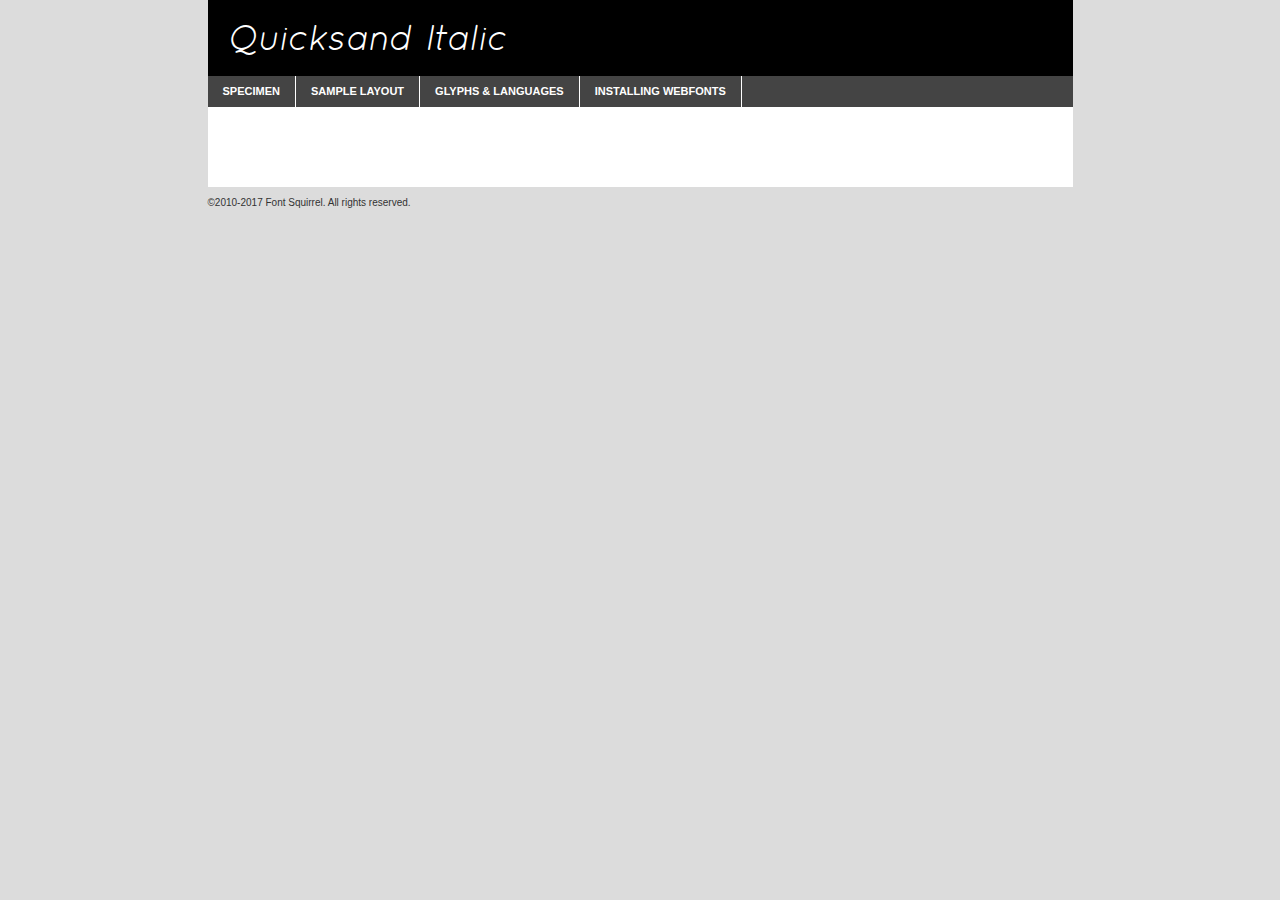
<file: font/quicksand-italic-demo.html>
<!DOCTYPE html PUBLIC "-//W3C//DTD XHTML 1.0 Transitional//EN"
	"http://www.w3.org/TR/xhtml1/DTD/xhtml1-transitional.dtd">

<html xmlns="http://www.w3.org/1999/xhtml" xml:lang="en" lang="en">
<head>
	<meta http-equiv="Content-Type" content="text/html; charset=utf-8" />
	<script src="http://ajax.googleapis.com/ajax/libs/jquery/1.7.2/jquery.min.js" type="text/javascript" charset="utf-8"></script>
	<script type="text/javascript">
	(function($){$.fn.easyTabs=function(option){var param=jQuery.extend({fadeSpeed:"fast",defaultContent:1,activeClass:'active'},option);$(this).each(function(){var thisId="#"+this.id;if(param.defaultContent==''){param.defaultContent=1;}
	if(typeof param.defaultContent=="number")
	{var defaultTab=$(thisId+" .tabs li:eq("+(param.defaultContent-1)+") a").attr('href').substr(1);}else{var defaultTab=param.defaultContent;}
	$(thisId+" .tabs li a").each(function(){var tabToHide=$(this).attr('href').substr(1);$("#"+tabToHide).addClass('easytabs-tab-content');});hideAll();changeContent(defaultTab);function hideAll(){$(thisId+" .easytabs-tab-content").hide();}
	function changeContent(tabId){hideAll();$(thisId+" .tabs li").removeClass(param.activeClass);$(thisId+" .tabs li a[href=#"+tabId+"]").closest('li').addClass(param.activeClass);if(param.fadeSpeed!="none")
	{$(thisId+" #"+tabId).fadeIn(param.fadeSpeed);}else{$(thisId+" #"+tabId).show();}}
	$(thisId+" .tabs li").click(function(){var tabId=$(this).find('a').attr('href').substr(1);changeContent(tabId);return false;});});}})(jQuery);
	</script>
	<link rel="stylesheet" href="specimen_files/specimen_stylesheet.css" type="text/css" charset="utf-8" />
	<link rel="stylesheet" href="stylesheet.css" type="text/css" charset="utf-8" />

	<style type="text/css">
					body{
				font-family: 'quicksanditalic';
							}
		</style>

	<title>Quicksand Italic Specimen</title>
	
	
	<script type="text/javascript" charset="utf-8">
		$(document).ready(function() {
			$('#container').easyTabs({defaultContent:1});
		});
	</script>
</head>

<body>
<div id="container">
	<div id="header">
		Quicksand Italic	</div>
	<ul class="tabs">
		<li><a href="#specimen">Specimen</a></li>
		<li><a href="#layout">Sample Layout</a></li>
				<li><a href="#glyphs">Glyphs &amp; Languages</a></li>
		<li><a href="#installing">Installing Webfonts</a></li>
		
	</ul>
	
	<div id="main_content">

		
			<div id="specimen">
		
				<div class="section">
					<div class="grid12 firstcol">
						<div class="huge">AaBb</div>
					</div>
				</div>
		
				<div class="section">
					<div class="glyph_range">A&#x200B;B&#x200b;C&#x200b;D&#x200b;E&#x200b;F&#x200b;G&#x200b;H&#x200b;I&#x200b;J&#x200b;K&#x200b;L&#x200b;M&#x200b;N&#x200b;O&#x200b;P&#x200b;Q&#x200b;R&#x200b;S&#x200b;T&#x200b;U&#x200b;V&#x200b;W&#x200b;X&#x200b;Y&#x200b;Z&#x200b;a&#x200b;b&#x200b;c&#x200b;d&#x200b;e&#x200b;f&#x200b;g&#x200b;h&#x200b;i&#x200b;j&#x200b;k&#x200b;l&#x200b;m&#x200b;n&#x200b;o&#x200b;p&#x200b;q&#x200b;r&#x200b;s&#x200b;t&#x200b;u&#x200b;v&#x200b;w&#x200b;x&#x200b;y&#x200b;z&#x200b;1&#x200b;2&#x200b;3&#x200b;4&#x200b;5&#x200b;6&#x200b;7&#x200b;8&#x200b;9&#x200b;0&#x200b;&amp;&#x200b;.&#x200b;,&#x200b;?&#x200b;!&#x200b;&#64;&#x200b;(&#x200b;)&#x200b;#&#x200b;$&#x200b;%&#x200b;*&#x200b;+&#x200b;-&#x200b;=&#x200b;:&#x200b;;</div>
				</div>
				<div class="section">
					<div class="grid12 firstcol">
						<table class="sample_table">
							<tr><td>10</td><td class="size10">abcdefghijklmnopqrstuvwxyzABCDEFGHIJKLMNOPQRSTUVWXYZ0123456789abcdefghijklmnopqrstuvwxyzABCDEFGHIJKLMNOPQRSTUVWXYZ0123456789abcdefghijklmnopqrstuvwxyzABCDEFGHIJKLMNOPQRSTUVWXYZ</td></tr>
							<tr><td>11</td><td class="size11">abcdefghijklmnopqrstuvwxyzABCDEFGHIJKLMNOPQRSTUVWXYZ0123456789abcdefghijklmnopqrstuvwxyzABCDEFGHIJKLMNOPQRSTUVWXYZ0123456789abcdefghijklmnopqrstuvwxyzABCDEFGHIJKLMNOPQRSTUVWXYZ</td></tr>
							<tr><td>12</td><td class="size12">abcdefghijklmnopqrstuvwxyzABCDEFGHIJKLMNOPQRSTUVWXYZ0123456789abcdefghijklmnopqrstuvwxyzABCDEFGHIJKLMNOPQRSTUVWXYZ0123456789abcdefghijklmnopqrstuvwxyzABCDEFGHIJKLMNOPQRSTUVWXYZ</td></tr>
							<tr><td>13</td><td class="size13">abcdefghijklmnopqrstuvwxyzABCDEFGHIJKLMNOPQRSTUVWXYZ0123456789abcdefghijklmnopqrstuvwxyzABCDEFGHIJKLMNOPQRSTUVWXYZ0123456789abcdefghijklmnopqrstuvwxyzABCDEFGHIJKLMNOPQRSTUVWXYZ</td></tr>
							<tr><td>14</td><td class="size14">abcdefghijklmnopqrstuvwxyzABCDEFGHIJKLMNOPQRSTUVWXYZ0123456789abcdefghijklmnopqrstuvwxyzABCDEFGHIJKLMNOPQRSTUVWXYZ0123456789abcdefghijklmnopqrstuvwxyzABCDEFGHIJKLMNOPQRSTUVWXYZ</td></tr>
							<tr><td>16</td><td class="size16">abcdefghijklmnopqrstuvwxyzABCDEFGHIJKLMNOPQRSTUVWXYZ0123456789abcdefghijklmnopqrstuvwxyzABCDEFGHIJKLMNOPQRSTUVWXYZ</td></tr>
							<tr><td>18</td><td class="size18">abcdefghijklmnopqrstuvwxyzABCDEFGHIJKLMNOPQRSTUVWXYZ0123456789abcdefghijklmnopqrstuvwxyzABCDEFGHIJKLMNOPQRSTUVWXYZ</td></tr>
							<tr><td>20</td><td class="size20">abcdefghijklmnopqrstuvwxyzABCDEFGHIJKLMNOPQRSTUVWXYZ0123456789abcdefghijklmnopqrstuvwxyzABCDEFGHIJKLMNOPQRSTUVWXYZ</td></tr>
							<tr><td>24</td><td class="size24">abcdefghijklmnopqrstuvwxyzABCDEFGHIJKLMNOPQRSTUVWXYZ0123456789abcdefghijklmnopqrstuvwxyzABCDEFGHIJKLMNOPQRSTUVWXYZ</td></tr>
							<tr><td>30</td><td class="size30">abcdefghijklmnopqrstuvwxyzABCDEFGHIJKLMNOPQRSTUVWXYZ0123456789abcdefghijklmnopqrstuvwxyzABCDEFGHIJKLMNOPQRSTUVWXYZ</td></tr>
							<tr><td>36</td><td class="size36">abcdefghijklmnopqrstuvwxyzABCDEFGHIJKLMNOPQRSTUVWXYZ0123456789abcdefghijklmnopqrstuvwxyzABCDEFGHIJKLMNOPQRSTUVWXYZ</td></tr>
							<tr><td>48</td><td class="size48">abcdefghijklmnopqrstuvwxyzABCDEFGHIJKLMNOPQRSTUVWXYZ0123456789abcdefghijklmnopqrstuvwxyzABCDEFGHIJKLMNOPQRSTUVWXYZ</td></tr>
							<tr><td>60</td><td class="size60">abcdefghijklmnopqrstuvwxyzABCDEFGHIJKLMNOPQRSTUVWXYZ0123456789abcdefghijklmnopqrstuvwxyzABCDEFGHIJKLMNOPQRSTUVWXYZ</td></tr>
							<tr><td>72</td><td class="size72">abcdefghijklmnopqrstuvwxyzABCDEFGHIJKLMNOPQRSTUVWXYZ0123456789abcdefghijklmnopqrstuvwxyzABCDEFGHIJKLMNOPQRSTUVWXYZ</td></tr>
							<tr><td>90</td><td class="size90">abcdefghijklmnopqrstuvwxyzABCDEFGHIJKLMNOPQRSTUVWXYZ0123456789abcdefghijklmnopqrstuvwxyzABCDEFGHIJKLMNOPQRSTUVWXYZ</td></tr>
						</table>
				
					</div>
			
				</div>
		
		
		
								<div class="section" id="bodycomparison">


										<div id="xheight">
				<div class="fontbody">&#x25FC;&#x25FC;&#x25FC;&#x25FC;&#x25FC;&#x25FC;&#x25FC;&#x25FC;&#x25FC;&#x25FC;&#x25FC;&#x25FC;&#x25FC;&#x25FC;&#x25FC;&#x25FC;&#x25FC;&#x25FC;&#x25FC;&#x25FC;&#x25FC;&#x25FC;&#x25FC;&#x25FC;&#x25FC;&#x25FC;&#x25FC;&#x25FC;&#x25FC;&#x25FC;&#x25FC;&#x25FC;&#x25FC;&#x25FC;&#x25FC;&#x25FC;&#x25FC;&#x25FC;&#x25FC;&#x25FC;&#x25FC;&#x25FC;&#x25FC;&#x25FC;&#x25FC;&#x25FC;&#x25FC;&#x25FC;&#x25FC;&#x25FC;&#x25FC;&#x25FC;&#x25FC;&#x25FC;&#x25FC;&#x25FC;&#x25FC;&#x25FC;&#x25FC;&#x25FC;&#x25FC;&#x25FC;&#x25FC;&#x25FC;&#x25FC;&#x25FC;&#x25FC;&#x25FC;&#x25FC;&#x25FC;&#x25FC;&#x25FC;&#x25FC;&#x25FC;&#x25FC;&#x25FC;&#x25FC;&#x25FC;&#x25FC;&#x25FC;&#x25FC;&#x25FC;&#x25FC;&#x25FC;&#x25FC;&#x25FC;&#x25FC;&#x25FC;&#x25FC;&#x25FC;&#x25FC;&#x25FC;&#x25FC;&#x25FC;&#x25FC;&#x25FC;&#x25FC;&#x25FC;&#x25FC;body</div><div class="arialbody">body</div><div class="verdanabody">body</div><div class="georgiabody">body</div></div>
										<div class="fontbody" style="z-index:1">
											body<span>Quicksand Italic</span>
										</div>
										<div class="arialbody" style="z-index:1">
											body<span>Arial</span>
										</div>
										<div class="verdanabody" style="z-index:1">
											body<span>Verdana</span>
										</div>
										<div class="georgiabody" style="z-index:1">
											body<span>Georgia</span>
										</div>



								</div>
		
		
				<div class="section psample psample_row1" id="">
					
					<div class="grid2 firstcol">
						<p class="size10"><span>10.</span>Aenean lacinia bibendum nulla sed consectetur. Fusce dapibus, tellus ac cursus commodo, tortor mauris condimentum nibh, ut fermentum massa justo sit amet risus. Nullam id dolor id nibh ultricies vehicula ut id elit. Cum sociis natoque penatibus et magnis dis parturient montes, nascetur ridiculus mus. Nulla vitae elit libero, a pharetra augue.</p>
			
					</div>
					<div class="grid3">
						<p class="size11"><span>11.</span>Aenean lacinia bibendum nulla sed consectetur. Fusce dapibus, tellus ac cursus commodo, tortor mauris condimentum nibh, ut fermentum massa justo sit amet risus. Nullam id dolor id nibh ultricies vehicula ut id elit. Cum sociis natoque penatibus et magnis dis parturient montes, nascetur ridiculus mus. Nulla vitae elit libero, a pharetra augue.</p>
			
					</div>
					<div class="grid3">
						<p class="size12"><span>12.</span>Aenean lacinia bibendum nulla sed consectetur. Fusce dapibus, tellus ac cursus commodo, tortor mauris condimentum nibh, ut fermentum massa justo sit amet risus. Nullam id dolor id nibh ultricies vehicula ut id elit. Cum sociis natoque penatibus et magnis dis parturient montes, nascetur ridiculus mus. Nulla vitae elit libero, a pharetra augue.</p>
			
					</div>
					<div class="grid4">
						<p class="size13"><span>13.</span>Aenean lacinia bibendum nulla sed consectetur. Fusce dapibus, tellus ac cursus commodo, tortor mauris condimentum nibh, ut fermentum massa justo sit amet risus. Nullam id dolor id nibh ultricies vehicula ut id elit. Cum sociis natoque penatibus et magnis dis parturient montes, nascetur ridiculus mus. Nulla vitae elit libero, a pharetra augue.</p>
			
					</div>
					<div class="white_blend"></div>
					
				</div>
				<div class="section psample psample_row2" id="">
					<div class="grid3 firstcol">
						<p class="size14"><span>14.</span>Aenean lacinia bibendum nulla sed consectetur. Fusce dapibus, tellus ac cursus commodo, tortor mauris condimentum nibh, ut fermentum massa justo sit amet risus. Nullam id dolor id nibh ultricies vehicula ut id elit. Cum sociis natoque penatibus et magnis dis parturient montes, nascetur ridiculus mus. Nulla vitae elit libero, a pharetra augue.</p>
			
					</div>
					<div class="grid4">
						<p class="size16"><span>16.</span>Aenean lacinia bibendum nulla sed consectetur. Fusce dapibus, tellus ac cursus commodo, tortor mauris condimentum nibh, ut fermentum massa justo sit amet risus. Nullam id dolor id nibh ultricies vehicula ut id elit. Cum sociis natoque penatibus et magnis dis parturient montes, nascetur ridiculus mus. Nulla vitae elit libero, a pharetra augue.</p>
			
					</div>
					<div class="grid5">
						<p class="size18"><span>18.</span>Aenean lacinia bibendum nulla sed consectetur. Fusce dapibus, tellus ac cursus commodo, tortor mauris condimentum nibh, ut fermentum massa justo sit amet risus. Nullam id dolor id nibh ultricies vehicula ut id elit. Cum sociis natoque penatibus et magnis dis parturient montes, nascetur ridiculus mus. Nulla vitae elit libero, a pharetra augue.</p>
			
					</div>

					<div class="white_blend"></div>

				</div>
				
				<div class="section psample psample_row3" id="">
					<div class="grid5 firstcol">
						<p class="size20"><span>20.</span>Aenean lacinia bibendum nulla sed consectetur. Fusce dapibus, tellus ac cursus commodo, tortor mauris condimentum nibh, ut fermentum massa justo sit amet risus. Nullam id dolor id nibh ultricies vehicula ut id elit. Cum sociis natoque penatibus et magnis dis parturient montes, nascetur ridiculus mus. Nulla vitae elit libero, a pharetra augue.</p>
					</div>
					<div class="grid7">
						<p class="size24"><span>24.</span>Aenean lacinia bibendum nulla sed consectetur. Fusce dapibus, tellus ac cursus commodo, tortor mauris condimentum nibh, ut fermentum massa justo sit amet risus. Nullam id dolor id nibh ultricies vehicula ut id elit. Cum sociis natoque penatibus et magnis dis parturient montes, nascetur ridiculus mus. Nulla vitae elit libero, a pharetra augue.</p>
					</div>
					
					<div class="white_blend"></div>
					
				</div>
				
				<div class="section psample psample_row4" id="">
					<div class="grid12 firstcol">
						<p class="size30"><span>30.</span>Aenean lacinia bibendum nulla sed consectetur. Fusce dapibus, tellus ac cursus commodo, tortor mauris condimentum nibh, ut fermentum massa justo sit amet risus. Nullam id dolor id nibh ultricies vehicula ut id elit. Cum sociis natoque penatibus et magnis dis parturient montes, nascetur ridiculus mus. Nulla vitae elit libero, a pharetra augue.</p>
					</div>
					<div class="white_blend"></div>
					
				</div>
				
				
				
				<div class="section psample psample_row1 fullreverse">
					<div class="grid2 firstcol">
						<p class="size10"><span>10.</span>Aenean lacinia bibendum nulla sed consectetur. Fusce dapibus, tellus ac cursus commodo, tortor mauris condimentum nibh, ut fermentum massa justo sit amet risus. Nullam id dolor id nibh ultricies vehicula ut id elit. Cum sociis natoque penatibus et magnis dis parturient montes, nascetur ridiculus mus. Nulla vitae elit libero, a pharetra augue.</p>
			
					</div>
					<div class="grid3">
						<p class="size11"><span>11.</span>Aenean lacinia bibendum nulla sed consectetur. Fusce dapibus, tellus ac cursus commodo, tortor mauris condimentum nibh, ut fermentum massa justo sit amet risus. Nullam id dolor id nibh ultricies vehicula ut id elit. Cum sociis natoque penatibus et magnis dis parturient montes, nascetur ridiculus mus. Nulla vitae elit libero, a pharetra augue.</p>
			
					</div>
					<div class="grid3">
						<p class="size12"><span>12.</span>Aenean lacinia bibendum nulla sed consectetur. Fusce dapibus, tellus ac cursus commodo, tortor mauris condimentum nibh, ut fermentum massa justo sit amet risus. Nullam id dolor id nibh ultricies vehicula ut id elit. Cum sociis natoque penatibus et magnis dis parturient montes, nascetur ridiculus mus. Nulla vitae elit libero, a pharetra augue.</p>
			
					</div>
					<div class="grid4">
						<p class="size13"><span>13.</span>Aenean lacinia bibendum nulla sed consectetur. Fusce dapibus, tellus ac cursus commodo, tortor mauris condimentum nibh, ut fermentum massa justo sit amet risus. Nullam id dolor id nibh ultricies vehicula ut id elit. Cum sociis natoque penatibus et magnis dis parturient montes, nascetur ridiculus mus. Nulla vitae elit libero, a pharetra augue.</p>
			
					</div>
					<div class="black_blend"></div>
					
				</div>
				
				<div class="section psample psample_row2 fullreverse">
					<div class="grid3 firstcol">
						<p class="size14"><span>14.</span>Aenean lacinia bibendum nulla sed consectetur. Fusce dapibus, tellus ac cursus commodo, tortor mauris condimentum nibh, ut fermentum massa justo sit amet risus. Nullam id dolor id nibh ultricies vehicula ut id elit. Cum sociis natoque penatibus et magnis dis parturient montes, nascetur ridiculus mus. Nulla vitae elit libero, a pharetra augue.</p>
			
					</div>
					<div class="grid4">
						<p class="size16"><span>16.</span>Aenean lacinia bibendum nulla sed consectetur. Fusce dapibus, tellus ac cursus commodo, tortor mauris condimentum nibh, ut fermentum massa justo sit amet risus. Nullam id dolor id nibh ultricies vehicula ut id elit. Cum sociis natoque penatibus et magnis dis parturient montes, nascetur ridiculus mus. Nulla vitae elit libero, a pharetra augue.</p>
			
					</div>
					<div class="grid5">
						<p class="size18"><span>18.</span>Aenean lacinia bibendum nulla sed consectetur. Fusce dapibus, tellus ac cursus commodo, tortor mauris condimentum nibh, ut fermentum massa justo sit amet risus. Nullam id dolor id nibh ultricies vehicula ut id elit. Cum sociis natoque penatibus et magnis dis parturient montes, nascetur ridiculus mus. Nulla vitae elit libero, a pharetra augue.</p>
			
					</div>
					<div class="black_blend"></div>

				</div>
				
				<div class="section psample fullreverse psample_row3" id="">
					<div class="grid5 firstcol">
						<p class="size20"><span>20.</span>Aenean lacinia bibendum nulla sed consectetur. Fusce dapibus, tellus ac cursus commodo, tortor mauris condimentum nibh, ut fermentum massa justo sit amet risus. Nullam id dolor id nibh ultricies vehicula ut id elit. Cum sociis natoque penatibus et magnis dis parturient montes, nascetur ridiculus mus. Nulla vitae elit libero, a pharetra augue.</p>
					</div>
					<div class="grid7">
						<p class="size24"><span>24.</span>Aenean lacinia bibendum nulla sed consectetur. Fusce dapibus, tellus ac cursus commodo, tortor mauris condimentum nibh, ut fermentum massa justo sit amet risus. Nullam id dolor id nibh ultricies vehicula ut id elit. Cum sociis natoque penatibus et magnis dis parturient montes, nascetur ridiculus mus. Nulla vitae elit libero, a pharetra augue.</p>
					</div>
					
					<div class="black_blend"></div>
					
				</div>
				
				<div class="section psample fullreverse psample_row4" id="" style="border-bottom: 20px #000 solid;">
					<div class="grid12 firstcol">
						<p class="size30"><span>30.</span>Aenean lacinia bibendum nulla sed consectetur. Fusce dapibus, tellus ac cursus commodo, tortor mauris condimentum nibh, ut fermentum massa justo sit amet risus. Nullam id dolor id nibh ultricies vehicula ut id elit. Cum sociis natoque penatibus et magnis dis parturient montes, nascetur ridiculus mus. Nulla vitae elit libero, a pharetra augue.</p>
					</div>
					<div class="black_blend"></div>
					
				</div>
				
				
				
				
			</div>
			
			<div id="layout">
				
				<div class="section">
					
					<div class="grid12 firstcol">
						<h1>Lorem Ipsum Dolor</h1>
						<h2>Etiam porta sem malesuada magna mollis euismod</h2>
						
						<p class="byline">By <a href="#link">Aenean Lacinia</a></p>
					</div>
				</div>
				<div class="section">
					<div class="grid8 firstcol">
						<p class="large">Donec sed odio dui. Morbi leo risus, porta ac consectetur ac, vestibulum at eros. Fusce dapibus, tellus ac cursus commodo, tortor mauris condimentum nibh, ut fermentum massa justo sit amet risus. </p>

						
						<h3>Pellentesque ornare sem</h3>

						<p>Maecenas sed diam eget risus varius blandit sit amet non magna. Maecenas faucibus mollis interdum. Donec ullamcorper nulla non metus auctor fringilla. Nullam id dolor id nibh ultricies vehicula ut id elit. Nullam id dolor id nibh ultricies vehicula ut id elit. </p>

						<p>Aenean eu leo quam. Pellentesque ornare sem lacinia quam venenatis vestibulum. Lorem ipsum dolor sit amet, consectetur adipiscing elit. Cum sociis natoque penatibus et magnis dis parturient montes, nascetur ridiculus mus. </p>

						<p>Nulla vitae elit libero, a pharetra augue. Praesent commodo cursus magna, vel scelerisque nisl consectetur et. Aenean lacinia bibendum nulla sed consectetur. </p>

						<p>Nullam quis risus eget urna mollis ornare vel eu leo. Nullam quis risus eget urna mollis ornare vel eu leo. Maecenas sed diam eget risus varius blandit sit amet non magna. Donec ullamcorper nulla non metus auctor fringilla. </p>

						<h3>Cras mattis consectetur</h3>

						<p>Aenean eu leo quam. Pellentesque ornare sem lacinia quam venenatis vestibulum. Aenean lacinia bibendum nulla sed consectetur. Integer posuere erat a ante venenatis dapibus posuere velit aliquet. Cras mattis consectetur purus sit amet fermentum. </p>

						<p>Nullam id dolor id nibh ultricies vehicula ut id elit. Nullam quis risus eget urna mollis ornare vel eu leo. Cras mattis consectetur purus sit amet fermentum.</p>
					</div>
					
					<div class="grid4 sidebar">
						
						<div class="box reverse">
							<p class="last">Nullam quis risus eget urna mollis ornare vel eu leo. Donec ullamcorper nulla non metus auctor fringilla. Cras mattis consectetur purus sit amet fermentum. Sed posuere consectetur est at lobortis. Lorem ipsum dolor sit amet, consectetur adipiscing elit. </p>
						</div>
						
						<p class="caption">Maecenas sed diam eget risus varius.</p>

						<p>Vestibulum id ligula porta felis euismod semper. Integer posuere erat a ante venenatis dapibus posuere velit aliquet. Vestibulum id ligula porta felis euismod semper. Sed posuere consectetur est at lobortis. Maecenas sed diam eget risus varius blandit sit amet non magna. Fusce dapibus, tellus ac cursus commodo, tortor mauris condimentum nibh, ut fermentum massa justo sit amet risus. </p>

					

						<p>Duis mollis, est non commodo luctus, nisi erat porttitor ligula, eget lacinia odio sem nec elit. Aenean lacinia bibendum nulla sed consectetur. Vivamus sagittis lacus vel augue laoreet rutrum faucibus dolor auctor. Aenean lacinia bibendum nulla sed consectetur. Nullam quis risus eget urna mollis ornare vel eu leo. </p>

						<p>Praesent commodo cursus magna, vel scelerisque nisl consectetur et. Donec ullamcorper nulla non metus auctor fringilla. Maecenas faucibus mollis interdum. Fusce dapibus, tellus ac cursus commodo, tortor mauris condimentum nibh, ut fermentum massa justo sit amet risus. </p>

					</div>
				</div>
				
			</div>


			



		<div id="glyphs">
			<div class="section">
				<div class="grid12 firstcol">
			
				<h1>Language Support</h1>
				<p>The subset of Quicksand Italic in this kit supports the following languages:<br />
			
					Albanian, Basque, Breton, Chamorro, Danish, Dutch, English, Faroese, Finnish, French, Frisian, Galician, Italian, Malagasy, Norwegian, Portuguese, Spanish, Alsatian, Aragonese, Arapaho, Arrernte, Asturian, Aymara, Bislama, Cebuano, Corsican, Fijian, French_creole, Genoese, Gilbertese, Greenlandic, Haitian_creole, Hiligaynon, Hmong, Hopi, Ibanag, Iloko_ilokano, Indonesian, Interglossa_glosa, Interlingua, Irish_gaelic, Jerriais, Lojban, Lombard, Luxembourgeois, Manx, Mohawk, Norfolk_pitcairnese, Occitan, Oromo, Pangasinan, Papiamento, Piedmontese, Potawatomi, Rhaeto-romance, Romansh, Rotokas, Sami_lule, Samoan, Sardinian, Scots_gaelic, Seychelles_creole, Shona, Sicilian, Somali, Southern_ndebele, Swahili, Swati_swazi, Tagalog_filipino_pilipino, Tetum, Tok_pisin, Uyghur_latinized, Volapuk, Walloon, Warlpiri, Xhosa, Yapese, Zulu, Latinbasic, Ubasic, Demo				</p>
				<h1>Glyph Chart</h1>
				<p>The subset of Quicksand Italic in this kit includes all the glyphs listed below. Unicode entities are included above each glyph to help you insert individual characters into your layout.</p>
				<div id="glyph_chart">
			
																														 <div><p>&amp;#32;</p>&#32;</div>
																				 <div><p>&amp;#33;</p>&#33;</div>
																				 <div><p>&amp;#34;</p>&#34;</div>
																				 <div><p>&amp;#35;</p>&#35;</div>
																				 <div><p>&amp;#36;</p>&#36;</div>
																				 <div><p>&amp;#37;</p>&#37;</div>
																				 <div><p>&amp;#38;</p>&#38;</div>
																				 <div><p>&amp;#39;</p>&#39;</div>
																				 <div><p>&amp;#40;</p>&#40;</div>
																				 <div><p>&amp;#41;</p>&#41;</div>
																				 <div><p>&amp;#42;</p>&#42;</div>
																				 <div><p>&amp;#43;</p>&#43;</div>
																				 <div><p>&amp;#44;</p>&#44;</div>
																				 <div><p>&amp;#45;</p>&#45;</div>
																				 <div><p>&amp;#46;</p>&#46;</div>
																				 <div><p>&amp;#47;</p>&#47;</div>
																				 <div><p>&amp;#48;</p>&#48;</div>
																				 <div><p>&amp;#49;</p>&#49;</div>
																				 <div><p>&amp;#50;</p>&#50;</div>
																				 <div><p>&amp;#51;</p>&#51;</div>
																				 <div><p>&amp;#52;</p>&#52;</div>
																				 <div><p>&amp;#53;</p>&#53;</div>
																				 <div><p>&amp;#54;</p>&#54;</div>
																				 <div><p>&amp;#55;</p>&#55;</div>
																				 <div><p>&amp;#56;</p>&#56;</div>
																				 <div><p>&amp;#57;</p>&#57;</div>
																				 <div><p>&amp;#58;</p>&#58;</div>
																				 <div><p>&amp;#59;</p>&#59;</div>
																				 <div><p>&amp;#60;</p>&#60;</div>
																				 <div><p>&amp;#61;</p>&#61;</div>
																				 <div><p>&amp;#62;</p>&#62;</div>
																				 <div><p>&amp;#63;</p>&#63;</div>
																				 <div><p>&amp;#64;</p>&#64;</div>
																				 <div><p>&amp;#65;</p>&#65;</div>
																				 <div><p>&amp;#66;</p>&#66;</div>
																				 <div><p>&amp;#67;</p>&#67;</div>
																				 <div><p>&amp;#68;</p>&#68;</div>
																				 <div><p>&amp;#69;</p>&#69;</div>
																				 <div><p>&amp;#70;</p>&#70;</div>
																				 <div><p>&amp;#71;</p>&#71;</div>
																				 <div><p>&amp;#72;</p>&#72;</div>
																				 <div><p>&amp;#73;</p>&#73;</div>
																				 <div><p>&amp;#74;</p>&#74;</div>
																				 <div><p>&amp;#75;</p>&#75;</div>
																				 <div><p>&amp;#76;</p>&#76;</div>
																				 <div><p>&amp;#77;</p>&#77;</div>
																				 <div><p>&amp;#78;</p>&#78;</div>
																				 <div><p>&amp;#79;</p>&#79;</div>
																				 <div><p>&amp;#80;</p>&#80;</div>
																				 <div><p>&amp;#81;</p>&#81;</div>
																				 <div><p>&amp;#82;</p>&#82;</div>
																				 <div><p>&amp;#83;</p>&#83;</div>
																				 <div><p>&amp;#84;</p>&#84;</div>
																				 <div><p>&amp;#85;</p>&#85;</div>
																				 <div><p>&amp;#86;</p>&#86;</div>
																				 <div><p>&amp;#87;</p>&#87;</div>
																				 <div><p>&amp;#88;</p>&#88;</div>
																				 <div><p>&amp;#89;</p>&#89;</div>
																				 <div><p>&amp;#90;</p>&#90;</div>
																				 <div><p>&amp;#91;</p>&#91;</div>
																				 <div><p>&amp;#92;</p>&#92;</div>
																				 <div><p>&amp;#93;</p>&#93;</div>
																				 <div><p>&amp;#94;</p>&#94;</div>
																				 <div><p>&amp;#95;</p>&#95;</div>
																				 <div><p>&amp;#96;</p>&#96;</div>
																				 <div><p>&amp;#97;</p>&#97;</div>
																				 <div><p>&amp;#98;</p>&#98;</div>
																				 <div><p>&amp;#99;</p>&#99;</div>
																				 <div><p>&amp;#100;</p>&#100;</div>
																				 <div><p>&amp;#101;</p>&#101;</div>
																				 <div><p>&amp;#102;</p>&#102;</div>
																				 <div><p>&amp;#103;</p>&#103;</div>
																				 <div><p>&amp;#104;</p>&#104;</div>
																				 <div><p>&amp;#105;</p>&#105;</div>
																				 <div><p>&amp;#106;</p>&#106;</div>
																				 <div><p>&amp;#107;</p>&#107;</div>
																				 <div><p>&amp;#108;</p>&#108;</div>
																				 <div><p>&amp;#109;</p>&#109;</div>
																				 <div><p>&amp;#110;</p>&#110;</div>
																				 <div><p>&amp;#111;</p>&#111;</div>
																				 <div><p>&amp;#112;</p>&#112;</div>
																				 <div><p>&amp;#113;</p>&#113;</div>
																				 <div><p>&amp;#114;</p>&#114;</div>
																				 <div><p>&amp;#115;</p>&#115;</div>
																				 <div><p>&amp;#116;</p>&#116;</div>
																				 <div><p>&amp;#117;</p>&#117;</div>
																				 <div><p>&amp;#118;</p>&#118;</div>
																				 <div><p>&amp;#119;</p>&#119;</div>
																				 <div><p>&amp;#120;</p>&#120;</div>
																				 <div><p>&amp;#121;</p>&#121;</div>
																				 <div><p>&amp;#122;</p>&#122;</div>
																				 <div><p>&amp;#123;</p>&#123;</div>
																				 <div><p>&amp;#124;</p>&#124;</div>
																				 <div><p>&amp;#125;</p>&#125;</div>
																				 <div><p>&amp;#126;</p>&#126;</div>
																				 <div><p>&amp;#160;</p>&#160;</div>
																				 <div><p>&amp;#161;</p>&#161;</div>
																				 <div><p>&amp;#162;</p>&#162;</div>
																				 <div><p>&amp;#163;</p>&#163;</div>
																				 <div><p>&amp;#165;</p>&#165;</div>
																				 <div><p>&amp;#168;</p>&#168;</div>
																				 <div><p>&amp;#169;</p>&#169;</div>
																				 <div><p>&amp;#171;</p>&#171;</div>
																				 <div><p>&amp;#173;</p>&#173;</div>
																				 <div><p>&amp;#174;</p>&#174;</div>
																				 <div><p>&amp;#180;</p>&#180;</div>
																				 <div><p>&amp;#187;</p>&#187;</div>
																				 <div><p>&amp;#191;</p>&#191;</div>
																				 <div><p>&amp;#192;</p>&#192;</div>
																				 <div><p>&amp;#193;</p>&#193;</div>
																				 <div><p>&amp;#194;</p>&#194;</div>
																				 <div><p>&amp;#195;</p>&#195;</div>
																				 <div><p>&amp;#196;</p>&#196;</div>
																				 <div><p>&amp;#197;</p>&#197;</div>
																				 <div><p>&amp;#198;</p>&#198;</div>
																				 <div><p>&amp;#199;</p>&#199;</div>
																				 <div><p>&amp;#200;</p>&#200;</div>
																				 <div><p>&amp;#201;</p>&#201;</div>
																				 <div><p>&amp;#202;</p>&#202;</div>
																				 <div><p>&amp;#203;</p>&#203;</div>
																				 <div><p>&amp;#204;</p>&#204;</div>
																				 <div><p>&amp;#205;</p>&#205;</div>
																				 <div><p>&amp;#206;</p>&#206;</div>
																				 <div><p>&amp;#207;</p>&#207;</div>
																				 <div><p>&amp;#208;</p>&#208;</div>
																				 <div><p>&amp;#209;</p>&#209;</div>
																				 <div><p>&amp;#210;</p>&#210;</div>
																				 <div><p>&amp;#211;</p>&#211;</div>
																				 <div><p>&amp;#212;</p>&#212;</div>
																				 <div><p>&amp;#213;</p>&#213;</div>
																				 <div><p>&amp;#214;</p>&#214;</div>
																				 <div><p>&amp;#215;</p>&#215;</div>
																				 <div><p>&amp;#216;</p>&#216;</div>
																				 <div><p>&amp;#217;</p>&#217;</div>
																				 <div><p>&amp;#218;</p>&#218;</div>
																				 <div><p>&amp;#219;</p>&#219;</div>
																				 <div><p>&amp;#220;</p>&#220;</div>
																				 <div><p>&amp;#221;</p>&#221;</div>
																				 <div><p>&amp;#224;</p>&#224;</div>
																				 <div><p>&amp;#225;</p>&#225;</div>
																				 <div><p>&amp;#226;</p>&#226;</div>
																				 <div><p>&amp;#227;</p>&#227;</div>
																				 <div><p>&amp;#228;</p>&#228;</div>
																				 <div><p>&amp;#229;</p>&#229;</div>
																				 <div><p>&amp;#230;</p>&#230;</div>
																				 <div><p>&amp;#231;</p>&#231;</div>
																				 <div><p>&amp;#232;</p>&#232;</div>
																				 <div><p>&amp;#233;</p>&#233;</div>
																				 <div><p>&amp;#234;</p>&#234;</div>
																				 <div><p>&amp;#235;</p>&#235;</div>
																				 <div><p>&amp;#236;</p>&#236;</div>
																				 <div><p>&amp;#237;</p>&#237;</div>
																				 <div><p>&amp;#238;</p>&#238;</div>
																				 <div><p>&amp;#239;</p>&#239;</div>
																				 <div><p>&amp;#240;</p>&#240;</div>
																				 <div><p>&amp;#241;</p>&#241;</div>
																				 <div><p>&amp;#242;</p>&#242;</div>
																				 <div><p>&amp;#243;</p>&#243;</div>
																				 <div><p>&amp;#244;</p>&#244;</div>
																				 <div><p>&amp;#245;</p>&#245;</div>
																				 <div><p>&amp;#246;</p>&#246;</div>
																				 <div><p>&amp;#247;</p>&#247;</div>
																				 <div><p>&amp;#248;</p>&#248;</div>
																				 <div><p>&amp;#249;</p>&#249;</div>
																				 <div><p>&amp;#250;</p>&#250;</div>
																				 <div><p>&amp;#251;</p>&#251;</div>
																				 <div><p>&amp;#252;</p>&#252;</div>
																				 <div><p>&amp;#253;</p>&#253;</div>
																				 <div><p>&amp;#255;</p>&#255;</div>
																				 <div><p>&amp;#338;</p>&#338;</div>
																				 <div><p>&amp;#339;</p>&#339;</div>
																				 <div><p>&amp;#376;</p>&#376;</div>
																				 <div><p>&amp;#710;</p>&#710;</div>
																				 <div><p>&amp;#732;</p>&#732;</div>
																				 <div><p>&amp;#8192;</p>&#8192;</div>
																				 <div><p>&amp;#8193;</p>&#8193;</div>
																				 <div><p>&amp;#8194;</p>&#8194;</div>
																				 <div><p>&amp;#8195;</p>&#8195;</div>
																				 <div><p>&amp;#8196;</p>&#8196;</div>
																				 <div><p>&amp;#8197;</p>&#8197;</div>
																				 <div><p>&amp;#8198;</p>&#8198;</div>
																				 <div><p>&amp;#8199;</p>&#8199;</div>
																				 <div><p>&amp;#8200;</p>&#8200;</div>
																				 <div><p>&amp;#8201;</p>&#8201;</div>
																				 <div><p>&amp;#8202;</p>&#8202;</div>
																				 <div><p>&amp;#8208;</p>&#8208;</div>
																				 <div><p>&amp;#8209;</p>&#8209;</div>
																				 <div><p>&amp;#8210;</p>&#8210;</div>
																				 <div><p>&amp;#8211;</p>&#8211;</div>
																				 <div><p>&amp;#8212;</p>&#8212;</div>
																				 <div><p>&amp;#8216;</p>&#8216;</div>
																				 <div><p>&amp;#8217;</p>&#8217;</div>
																				 <div><p>&amp;#8218;</p>&#8218;</div>
																				 <div><p>&amp;#8220;</p>&#8220;</div>
																				 <div><p>&amp;#8221;</p>&#8221;</div>
																				 <div><p>&amp;#8222;</p>&#8222;</div>
																				 <div><p>&amp;#8226;</p>&#8226;</div>
																				 <div><p>&amp;#8230;</p>&#8230;</div>
																				 <div><p>&amp;#8239;</p>&#8239;</div>
																				 <div><p>&amp;#8249;</p>&#8249;</div>
																				 <div><p>&amp;#8250;</p>&#8250;</div>
																				 <div><p>&amp;#8287;</p>&#8287;</div>
																				 <div><p>&amp;#8482;</p>&#8482;</div>
																				 <div><p>&amp;#9724;</p>&#9724;</div>
																																						</div>	
				</div>
		
		
			</div>
		</div>
		
		
		<div id="specs">
			
		</div>
	
		<div id="installing">
			<div class="section">
				<div class="grid7 firstcol">
					<h1>Installing Webfonts</h1>
					
					<p>Webfonts are supported by all major browser platforms but not all in the same way. There are currently four different font formats that must be included in order to target all browsers. This includes TTF, WOFF, EOT and SVG.</p>
					
					<h2>1. Upload your webfonts</h2>
					<p>You must upload your webfont kit to your website. They should be in or near the same directory as your CSS files.</p>
					
					<h2>2. Include the webfont stylesheet</h2>
					<p>A special CSS @font-face declaration helps the various browsers select the appropriate font it needs without causing you a bunch of headaches. Learn more about this syntax by reading the <a href="https://www.fontspring.com/blog/further-hardening-of-the-bulletproof-syntax">Fontspring blog post</a> about it. The code for it is as follows:</p>


<code>
@font-face{ 
	font-family: 'MyWebFont';
	src: url('WebFont.eot');
	src: url('WebFont.eot?#iefix') format('embedded-opentype'),
	     url('WebFont.woff') format('woff'),
	     url('WebFont.ttf') format('truetype'),
	     url('WebFont.svg#webfont') format('svg');
}
</code>

	<p>We've already gone ahead and generated the code for you. All you have to do is link to the stylesheet in your HTML, like this:</p>
	<code>&lt;link rel=&quot;stylesheet&quot; href=&quot;stylesheet.css&quot; type=&quot;text/css&quot; charset=&quot;utf-8&quot; /&gt;</code>

					<h2>3. Modify your own stylesheet</h2>
					<p>To take advantage of your new fonts, you must tell your stylesheet to use them. Look at the original @font-face declaration above and find the property called "font-family." The name linked there will be what you use to reference the font. Prepend that webfont name to the font stack in the "font-family" property, inside the selector you want to change. For example:</p>
<code>p { font-family: 'WebFont', Arial, sans-serif; }</code>

<h2>4. Test</h2>
<p>Getting webfonts to work cross-browser <em>can</em> be tricky. Use the information in the sidebar to help you if you find that fonts aren't loading in a particular browser.</p>
				</div>
				
				<div class="grid5 sidebar">
					<div class="box">
						<h2>Troubleshooting<br />Font-Face Problems</h2>
						<p>Having trouble getting your webfonts to load in your new website? Here are some tips to sort out what might be the problem.</p>

						<h3>Fonts not showing in any browser</h3>

						<p>This sounds like you need to work on the plumbing. You either did not upload the fonts to the correct directory, or you did not link the fonts properly in the CSS. If you've confirmed that all this is correct and you still have a problem, take a look at your .htaccess file and see if requests are getting intercepted.</p>

						<h3>Fonts not loading in iPhone or iPad</h3>

						<p>The most common problem here is that you are serving the fonts from an IIS server. IIS refuses to serve files that have unknown MIME types. If that is the case, you must set the MIME type for SVG to "image/svg+xml" in the server settings. Follow these instructions from Microsoft if you need help.</p>

						<h3>Fonts not loading in Firefox</h3>

						<p>The primary reason for this failure? You are still using a version Firefox older than 3.5. So upgrade already! If that isn't it, then you are very likely serving fonts from a different domain. Firefox requires that all font assets be served from the same domain. Lastly it is possible that you need to add WOFF to your list of MIME types (if you are serving via IIS.)</p>

						<h3>Fonts not loading in IE</h3>

						<p>Are you looking at Internet Explorer on an actual Windows machine or are you cheating by using a service like Adobe BrowserLab? Many of these screenshot services do not render @font-face for IE. Best to test it on a real machine.</p>

						<h3>Fonts not loading in IE9</h3>

						<p>IE9, like Firefox, requires that fonts be served from the same domain as the website. Make sure that is the case.</p>
					</div>
				</div>
			</div>
			
		</div>
	
	</div>
	<div id="footer">
		<p>&copy;2010-2017 Font Squirrel. All rights reserved.</p>
	</div>
</div>
</body>
</html>
</file>
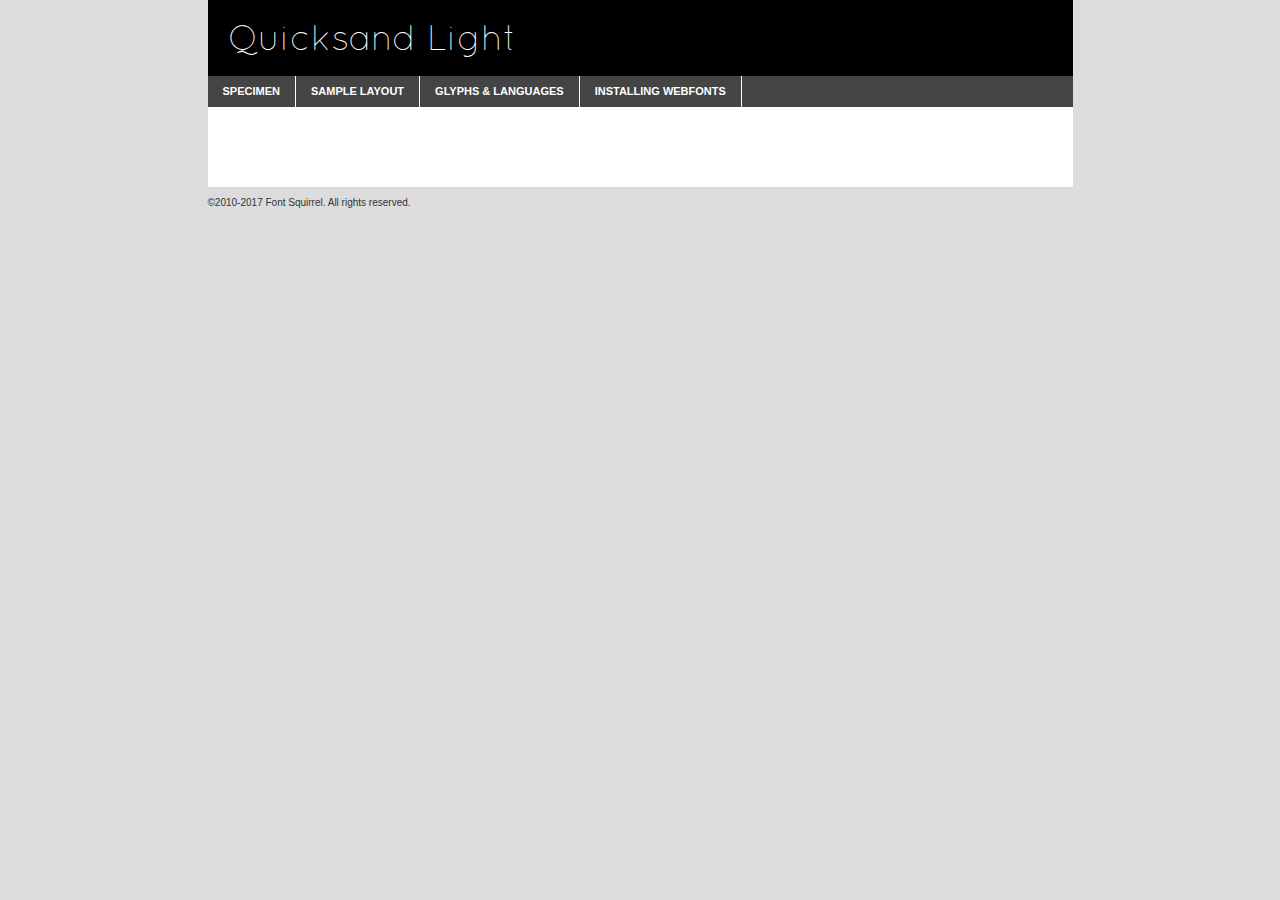
<file: font/quicksand-light-demo.html>
<!DOCTYPE html PUBLIC "-//W3C//DTD XHTML 1.0 Transitional//EN"
	"http://www.w3.org/TR/xhtml1/DTD/xhtml1-transitional.dtd">

<html xmlns="http://www.w3.org/1999/xhtml" xml:lang="en" lang="en">
<head>
	<meta http-equiv="Content-Type" content="text/html; charset=utf-8" />
	<script src="http://ajax.googleapis.com/ajax/libs/jquery/1.7.2/jquery.min.js" type="text/javascript" charset="utf-8"></script>
	<script type="text/javascript">
	(function($){$.fn.easyTabs=function(option){var param=jQuery.extend({fadeSpeed:"fast",defaultContent:1,activeClass:'active'},option);$(this).each(function(){var thisId="#"+this.id;if(param.defaultContent==''){param.defaultContent=1;}
	if(typeof param.defaultContent=="number")
	{var defaultTab=$(thisId+" .tabs li:eq("+(param.defaultContent-1)+") a").attr('href').substr(1);}else{var defaultTab=param.defaultContent;}
	$(thisId+" .tabs li a").each(function(){var tabToHide=$(this).attr('href').substr(1);$("#"+tabToHide).addClass('easytabs-tab-content');});hideAll();changeContent(defaultTab);function hideAll(){$(thisId+" .easytabs-tab-content").hide();}
	function changeContent(tabId){hideAll();$(thisId+" .tabs li").removeClass(param.activeClass);$(thisId+" .tabs li a[href=#"+tabId+"]").closest('li').addClass(param.activeClass);if(param.fadeSpeed!="none")
	{$(thisId+" #"+tabId).fadeIn(param.fadeSpeed);}else{$(thisId+" #"+tabId).show();}}
	$(thisId+" .tabs li").click(function(){var tabId=$(this).find('a').attr('href').substr(1);changeContent(tabId);return false;});});}})(jQuery);
	</script>
	<link rel="stylesheet" href="specimen_files/specimen_stylesheet.css" type="text/css" charset="utf-8" />
	<link rel="stylesheet" href="stylesheet.css" type="text/css" charset="utf-8" />

	<style type="text/css">
					body{
				font-family: 'quicksandlight';
							}
		</style>

	<title>Quicksand Light Specimen</title>
	
	
	<script type="text/javascript" charset="utf-8">
		$(document).ready(function() {
			$('#container').easyTabs({defaultContent:1});
		});
	</script>
</head>

<body>
<div id="container">
	<div id="header">
		Quicksand Light	</div>
	<ul class="tabs">
		<li><a href="#specimen">Specimen</a></li>
		<li><a href="#layout">Sample Layout</a></li>
				<li><a href="#glyphs">Glyphs &amp; Languages</a></li>
		<li><a href="#installing">Installing Webfonts</a></li>
		
	</ul>
	
	<div id="main_content">

		
			<div id="specimen">
		
				<div class="section">
					<div class="grid12 firstcol">
						<div class="huge">AaBb</div>
					</div>
				</div>
		
				<div class="section">
					<div class="glyph_range">A&#x200B;B&#x200b;C&#x200b;D&#x200b;E&#x200b;F&#x200b;G&#x200b;H&#x200b;I&#x200b;J&#x200b;K&#x200b;L&#x200b;M&#x200b;N&#x200b;O&#x200b;P&#x200b;Q&#x200b;R&#x200b;S&#x200b;T&#x200b;U&#x200b;V&#x200b;W&#x200b;X&#x200b;Y&#x200b;Z&#x200b;a&#x200b;b&#x200b;c&#x200b;d&#x200b;e&#x200b;f&#x200b;g&#x200b;h&#x200b;i&#x200b;j&#x200b;k&#x200b;l&#x200b;m&#x200b;n&#x200b;o&#x200b;p&#x200b;q&#x200b;r&#x200b;s&#x200b;t&#x200b;u&#x200b;v&#x200b;w&#x200b;x&#x200b;y&#x200b;z&#x200b;1&#x200b;2&#x200b;3&#x200b;4&#x200b;5&#x200b;6&#x200b;7&#x200b;8&#x200b;9&#x200b;0&#x200b;&amp;&#x200b;.&#x200b;,&#x200b;?&#x200b;!&#x200b;&#64;&#x200b;(&#x200b;)&#x200b;#&#x200b;$&#x200b;%&#x200b;*&#x200b;+&#x200b;-&#x200b;=&#x200b;:&#x200b;;</div>
				</div>
				<div class="section">
					<div class="grid12 firstcol">
						<table class="sample_table">
							<tr><td>10</td><td class="size10">abcdefghijklmnopqrstuvwxyzABCDEFGHIJKLMNOPQRSTUVWXYZ0123456789abcdefghijklmnopqrstuvwxyzABCDEFGHIJKLMNOPQRSTUVWXYZ0123456789abcdefghijklmnopqrstuvwxyzABCDEFGHIJKLMNOPQRSTUVWXYZ</td></tr>
							<tr><td>11</td><td class="size11">abcdefghijklmnopqrstuvwxyzABCDEFGHIJKLMNOPQRSTUVWXYZ0123456789abcdefghijklmnopqrstuvwxyzABCDEFGHIJKLMNOPQRSTUVWXYZ0123456789abcdefghijklmnopqrstuvwxyzABCDEFGHIJKLMNOPQRSTUVWXYZ</td></tr>
							<tr><td>12</td><td class="size12">abcdefghijklmnopqrstuvwxyzABCDEFGHIJKLMNOPQRSTUVWXYZ0123456789abcdefghijklmnopqrstuvwxyzABCDEFGHIJKLMNOPQRSTUVWXYZ0123456789abcdefghijklmnopqrstuvwxyzABCDEFGHIJKLMNOPQRSTUVWXYZ</td></tr>
							<tr><td>13</td><td class="size13">abcdefghijklmnopqrstuvwxyzABCDEFGHIJKLMNOPQRSTUVWXYZ0123456789abcdefghijklmnopqrstuvwxyzABCDEFGHIJKLMNOPQRSTUVWXYZ0123456789abcdefghijklmnopqrstuvwxyzABCDEFGHIJKLMNOPQRSTUVWXYZ</td></tr>
							<tr><td>14</td><td class="size14">abcdefghijklmnopqrstuvwxyzABCDEFGHIJKLMNOPQRSTUVWXYZ0123456789abcdefghijklmnopqrstuvwxyzABCDEFGHIJKLMNOPQRSTUVWXYZ0123456789abcdefghijklmnopqrstuvwxyzABCDEFGHIJKLMNOPQRSTUVWXYZ</td></tr>
							<tr><td>16</td><td class="size16">abcdefghijklmnopqrstuvwxyzABCDEFGHIJKLMNOPQRSTUVWXYZ0123456789abcdefghijklmnopqrstuvwxyzABCDEFGHIJKLMNOPQRSTUVWXYZ</td></tr>
							<tr><td>18</td><td class="size18">abcdefghijklmnopqrstuvwxyzABCDEFGHIJKLMNOPQRSTUVWXYZ0123456789abcdefghijklmnopqrstuvwxyzABCDEFGHIJKLMNOPQRSTUVWXYZ</td></tr>
							<tr><td>20</td><td class="size20">abcdefghijklmnopqrstuvwxyzABCDEFGHIJKLMNOPQRSTUVWXYZ0123456789abcdefghijklmnopqrstuvwxyzABCDEFGHIJKLMNOPQRSTUVWXYZ</td></tr>
							<tr><td>24</td><td class="size24">abcdefghijklmnopqrstuvwxyzABCDEFGHIJKLMNOPQRSTUVWXYZ0123456789abcdefghijklmnopqrstuvwxyzABCDEFGHIJKLMNOPQRSTUVWXYZ</td></tr>
							<tr><td>30</td><td class="size30">abcdefghijklmnopqrstuvwxyzABCDEFGHIJKLMNOPQRSTUVWXYZ0123456789abcdefghijklmnopqrstuvwxyzABCDEFGHIJKLMNOPQRSTUVWXYZ</td></tr>
							<tr><td>36</td><td class="size36">abcdefghijklmnopqrstuvwxyzABCDEFGHIJKLMNOPQRSTUVWXYZ0123456789abcdefghijklmnopqrstuvwxyzABCDEFGHIJKLMNOPQRSTUVWXYZ</td></tr>
							<tr><td>48</td><td class="size48">abcdefghijklmnopqrstuvwxyzABCDEFGHIJKLMNOPQRSTUVWXYZ0123456789abcdefghijklmnopqrstuvwxyzABCDEFGHIJKLMNOPQRSTUVWXYZ</td></tr>
							<tr><td>60</td><td class="size60">abcdefghijklmnopqrstuvwxyzABCDEFGHIJKLMNOPQRSTUVWXYZ0123456789abcdefghijklmnopqrstuvwxyzABCDEFGHIJKLMNOPQRSTUVWXYZ</td></tr>
							<tr><td>72</td><td class="size72">abcdefghijklmnopqrstuvwxyzABCDEFGHIJKLMNOPQRSTUVWXYZ0123456789abcdefghijklmnopqrstuvwxyzABCDEFGHIJKLMNOPQRSTUVWXYZ</td></tr>
							<tr><td>90</td><td class="size90">abcdefghijklmnopqrstuvwxyzABCDEFGHIJKLMNOPQRSTUVWXYZ0123456789abcdefghijklmnopqrstuvwxyzABCDEFGHIJKLMNOPQRSTUVWXYZ</td></tr>
						</table>
				
					</div>
			
				</div>
		
		
		
								<div class="section" id="bodycomparison">


										<div id="xheight">
				<div class="fontbody">&#x25FC;&#x25FC;&#x25FC;&#x25FC;&#x25FC;&#x25FC;&#x25FC;&#x25FC;&#x25FC;&#x25FC;&#x25FC;&#x25FC;&#x25FC;&#x25FC;&#x25FC;&#x25FC;&#x25FC;&#x25FC;&#x25FC;&#x25FC;&#x25FC;&#x25FC;&#x25FC;&#x25FC;&#x25FC;&#x25FC;&#x25FC;&#x25FC;&#x25FC;&#x25FC;&#x25FC;&#x25FC;&#x25FC;&#x25FC;&#x25FC;&#x25FC;&#x25FC;&#x25FC;&#x25FC;&#x25FC;&#x25FC;&#x25FC;&#x25FC;&#x25FC;&#x25FC;&#x25FC;&#x25FC;&#x25FC;&#x25FC;&#x25FC;&#x25FC;&#x25FC;&#x25FC;&#x25FC;&#x25FC;&#x25FC;&#x25FC;&#x25FC;&#x25FC;&#x25FC;&#x25FC;&#x25FC;&#x25FC;&#x25FC;&#x25FC;&#x25FC;&#x25FC;&#x25FC;&#x25FC;&#x25FC;&#x25FC;&#x25FC;&#x25FC;&#x25FC;&#x25FC;&#x25FC;&#x25FC;&#x25FC;&#x25FC;&#x25FC;&#x25FC;&#x25FC;&#x25FC;&#x25FC;&#x25FC;&#x25FC;&#x25FC;&#x25FC;&#x25FC;&#x25FC;&#x25FC;&#x25FC;&#x25FC;&#x25FC;&#x25FC;&#x25FC;&#x25FC;&#x25FC;&#x25FC;body</div><div class="arialbody">body</div><div class="verdanabody">body</div><div class="georgiabody">body</div></div>
										<div class="fontbody" style="z-index:1">
											body<span>Quicksand Light</span>
										</div>
										<div class="arialbody" style="z-index:1">
											body<span>Arial</span>
										</div>
										<div class="verdanabody" style="z-index:1">
											body<span>Verdana</span>
										</div>
										<div class="georgiabody" style="z-index:1">
											body<span>Georgia</span>
										</div>



								</div>
		
		
				<div class="section psample psample_row1" id="">
					
					<div class="grid2 firstcol">
						<p class="size10"><span>10.</span>Aenean lacinia bibendum nulla sed consectetur. Fusce dapibus, tellus ac cursus commodo, tortor mauris condimentum nibh, ut fermentum massa justo sit amet risus. Nullam id dolor id nibh ultricies vehicula ut id elit. Cum sociis natoque penatibus et magnis dis parturient montes, nascetur ridiculus mus. Nulla vitae elit libero, a pharetra augue.</p>
			
					</div>
					<div class="grid3">
						<p class="size11"><span>11.</span>Aenean lacinia bibendum nulla sed consectetur. Fusce dapibus, tellus ac cursus commodo, tortor mauris condimentum nibh, ut fermentum massa justo sit amet risus. Nullam id dolor id nibh ultricies vehicula ut id elit. Cum sociis natoque penatibus et magnis dis parturient montes, nascetur ridiculus mus. Nulla vitae elit libero, a pharetra augue.</p>
			
					</div>
					<div class="grid3">
						<p class="size12"><span>12.</span>Aenean lacinia bibendum nulla sed consectetur. Fusce dapibus, tellus ac cursus commodo, tortor mauris condimentum nibh, ut fermentum massa justo sit amet risus. Nullam id dolor id nibh ultricies vehicula ut id elit. Cum sociis natoque penatibus et magnis dis parturient montes, nascetur ridiculus mus. Nulla vitae elit libero, a pharetra augue.</p>
			
					</div>
					<div class="grid4">
						<p class="size13"><span>13.</span>Aenean lacinia bibendum nulla sed consectetur. Fusce dapibus, tellus ac cursus commodo, tortor mauris condimentum nibh, ut fermentum massa justo sit amet risus. Nullam id dolor id nibh ultricies vehicula ut id elit. Cum sociis natoque penatibus et magnis dis parturient montes, nascetur ridiculus mus. Nulla vitae elit libero, a pharetra augue.</p>
			
					</div>
					<div class="white_blend"></div>
					
				</div>
				<div class="section psample psample_row2" id="">
					<div class="grid3 firstcol">
						<p class="size14"><span>14.</span>Aenean lacinia bibendum nulla sed consectetur. Fusce dapibus, tellus ac cursus commodo, tortor mauris condimentum nibh, ut fermentum massa justo sit amet risus. Nullam id dolor id nibh ultricies vehicula ut id elit. Cum sociis natoque penatibus et magnis dis parturient montes, nascetur ridiculus mus. Nulla vitae elit libero, a pharetra augue.</p>
			
					</div>
					<div class="grid4">
						<p class="size16"><span>16.</span>Aenean lacinia bibendum nulla sed consectetur. Fusce dapibus, tellus ac cursus commodo, tortor mauris condimentum nibh, ut fermentum massa justo sit amet risus. Nullam id dolor id nibh ultricies vehicula ut id elit. Cum sociis natoque penatibus et magnis dis parturient montes, nascetur ridiculus mus. Nulla vitae elit libero, a pharetra augue.</p>
			
					</div>
					<div class="grid5">
						<p class="size18"><span>18.</span>Aenean lacinia bibendum nulla sed consectetur. Fusce dapibus, tellus ac cursus commodo, tortor mauris condimentum nibh, ut fermentum massa justo sit amet risus. Nullam id dolor id nibh ultricies vehicula ut id elit. Cum sociis natoque penatibus et magnis dis parturient montes, nascetur ridiculus mus. Nulla vitae elit libero, a pharetra augue.</p>
			
					</div>

					<div class="white_blend"></div>

				</div>
				
				<div class="section psample psample_row3" id="">
					<div class="grid5 firstcol">
						<p class="size20"><span>20.</span>Aenean lacinia bibendum nulla sed consectetur. Fusce dapibus, tellus ac cursus commodo, tortor mauris condimentum nibh, ut fermentum massa justo sit amet risus. Nullam id dolor id nibh ultricies vehicula ut id elit. Cum sociis natoque penatibus et magnis dis parturient montes, nascetur ridiculus mus. Nulla vitae elit libero, a pharetra augue.</p>
					</div>
					<div class="grid7">
						<p class="size24"><span>24.</span>Aenean lacinia bibendum nulla sed consectetur. Fusce dapibus, tellus ac cursus commodo, tortor mauris condimentum nibh, ut fermentum massa justo sit amet risus. Nullam id dolor id nibh ultricies vehicula ut id elit. Cum sociis natoque penatibus et magnis dis parturient montes, nascetur ridiculus mus. Nulla vitae elit libero, a pharetra augue.</p>
					</div>
					
					<div class="white_blend"></div>
					
				</div>
				
				<div class="section psample psample_row4" id="">
					<div class="grid12 firstcol">
						<p class="size30"><span>30.</span>Aenean lacinia bibendum nulla sed consectetur. Fusce dapibus, tellus ac cursus commodo, tortor mauris condimentum nibh, ut fermentum massa justo sit amet risus. Nullam id dolor id nibh ultricies vehicula ut id elit. Cum sociis natoque penatibus et magnis dis parturient montes, nascetur ridiculus mus. Nulla vitae elit libero, a pharetra augue.</p>
					</div>
					<div class="white_blend"></div>
					
				</div>
				
				
				
				<div class="section psample psample_row1 fullreverse">
					<div class="grid2 firstcol">
						<p class="size10"><span>10.</span>Aenean lacinia bibendum nulla sed consectetur. Fusce dapibus, tellus ac cursus commodo, tortor mauris condimentum nibh, ut fermentum massa justo sit amet risus. Nullam id dolor id nibh ultricies vehicula ut id elit. Cum sociis natoque penatibus et magnis dis parturient montes, nascetur ridiculus mus. Nulla vitae elit libero, a pharetra augue.</p>
			
					</div>
					<div class="grid3">
						<p class="size11"><span>11.</span>Aenean lacinia bibendum nulla sed consectetur. Fusce dapibus, tellus ac cursus commodo, tortor mauris condimentum nibh, ut fermentum massa justo sit amet risus. Nullam id dolor id nibh ultricies vehicula ut id elit. Cum sociis natoque penatibus et magnis dis parturient montes, nascetur ridiculus mus. Nulla vitae elit libero, a pharetra augue.</p>
			
					</div>
					<div class="grid3">
						<p class="size12"><span>12.</span>Aenean lacinia bibendum nulla sed consectetur. Fusce dapibus, tellus ac cursus commodo, tortor mauris condimentum nibh, ut fermentum massa justo sit amet risus. Nullam id dolor id nibh ultricies vehicula ut id elit. Cum sociis natoque penatibus et magnis dis parturient montes, nascetur ridiculus mus. Nulla vitae elit libero, a pharetra augue.</p>
			
					</div>
					<div class="grid4">
						<p class="size13"><span>13.</span>Aenean lacinia bibendum nulla sed consectetur. Fusce dapibus, tellus ac cursus commodo, tortor mauris condimentum nibh, ut fermentum massa justo sit amet risus. Nullam id dolor id nibh ultricies vehicula ut id elit. Cum sociis natoque penatibus et magnis dis parturient montes, nascetur ridiculus mus. Nulla vitae elit libero, a pharetra augue.</p>
			
					</div>
					<div class="black_blend"></div>
					
				</div>
				
				<div class="section psample psample_row2 fullreverse">
					<div class="grid3 firstcol">
						<p class="size14"><span>14.</span>Aenean lacinia bibendum nulla sed consectetur. Fusce dapibus, tellus ac cursus commodo, tortor mauris condimentum nibh, ut fermentum massa justo sit amet risus. Nullam id dolor id nibh ultricies vehicula ut id elit. Cum sociis natoque penatibus et magnis dis parturient montes, nascetur ridiculus mus. Nulla vitae elit libero, a pharetra augue.</p>
			
					</div>
					<div class="grid4">
						<p class="size16"><span>16.</span>Aenean lacinia bibendum nulla sed consectetur. Fusce dapibus, tellus ac cursus commodo, tortor mauris condimentum nibh, ut fermentum massa justo sit amet risus. Nullam id dolor id nibh ultricies vehicula ut id elit. Cum sociis natoque penatibus et magnis dis parturient montes, nascetur ridiculus mus. Nulla vitae elit libero, a pharetra augue.</p>
			
					</div>
					<div class="grid5">
						<p class="size18"><span>18.</span>Aenean lacinia bibendum nulla sed consectetur. Fusce dapibus, tellus ac cursus commodo, tortor mauris condimentum nibh, ut fermentum massa justo sit amet risus. Nullam id dolor id nibh ultricies vehicula ut id elit. Cum sociis natoque penatibus et magnis dis parturient montes, nascetur ridiculus mus. Nulla vitae elit libero, a pharetra augue.</p>
			
					</div>
					<div class="black_blend"></div>

				</div>
				
				<div class="section psample fullreverse psample_row3" id="">
					<div class="grid5 firstcol">
						<p class="size20"><span>20.</span>Aenean lacinia bibendum nulla sed consectetur. Fusce dapibus, tellus ac cursus commodo, tortor mauris condimentum nibh, ut fermentum massa justo sit amet risus. Nullam id dolor id nibh ultricies vehicula ut id elit. Cum sociis natoque penatibus et magnis dis parturient montes, nascetur ridiculus mus. Nulla vitae elit libero, a pharetra augue.</p>
					</div>
					<div class="grid7">
						<p class="size24"><span>24.</span>Aenean lacinia bibendum nulla sed consectetur. Fusce dapibus, tellus ac cursus commodo, tortor mauris condimentum nibh, ut fermentum massa justo sit amet risus. Nullam id dolor id nibh ultricies vehicula ut id elit. Cum sociis natoque penatibus et magnis dis parturient montes, nascetur ridiculus mus. Nulla vitae elit libero, a pharetra augue.</p>
					</div>
					
					<div class="black_blend"></div>
					
				</div>
				
				<div class="section psample fullreverse psample_row4" id="" style="border-bottom: 20px #000 solid;">
					<div class="grid12 firstcol">
						<p class="size30"><span>30.</span>Aenean lacinia bibendum nulla sed consectetur. Fusce dapibus, tellus ac cursus commodo, tortor mauris condimentum nibh, ut fermentum massa justo sit amet risus. Nullam id dolor id nibh ultricies vehicula ut id elit. Cum sociis natoque penatibus et magnis dis parturient montes, nascetur ridiculus mus. Nulla vitae elit libero, a pharetra augue.</p>
					</div>
					<div class="black_blend"></div>
					
				</div>
				
				
				
				
			</div>
			
			<div id="layout">
				
				<div class="section">
					
					<div class="grid12 firstcol">
						<h1>Lorem Ipsum Dolor</h1>
						<h2>Etiam porta sem malesuada magna mollis euismod</h2>
						
						<p class="byline">By <a href="#link">Aenean Lacinia</a></p>
					</div>
				</div>
				<div class="section">
					<div class="grid8 firstcol">
						<p class="large">Donec sed odio dui. Morbi leo risus, porta ac consectetur ac, vestibulum at eros. Fusce dapibus, tellus ac cursus commodo, tortor mauris condimentum nibh, ut fermentum massa justo sit amet risus. </p>

						
						<h3>Pellentesque ornare sem</h3>

						<p>Maecenas sed diam eget risus varius blandit sit amet non magna. Maecenas faucibus mollis interdum. Donec ullamcorper nulla non metus auctor fringilla. Nullam id dolor id nibh ultricies vehicula ut id elit. Nullam id dolor id nibh ultricies vehicula ut id elit. </p>

						<p>Aenean eu leo quam. Pellentesque ornare sem lacinia quam venenatis vestibulum. Lorem ipsum dolor sit amet, consectetur adipiscing elit. Cum sociis natoque penatibus et magnis dis parturient montes, nascetur ridiculus mus. </p>

						<p>Nulla vitae elit libero, a pharetra augue. Praesent commodo cursus magna, vel scelerisque nisl consectetur et. Aenean lacinia bibendum nulla sed consectetur. </p>

						<p>Nullam quis risus eget urna mollis ornare vel eu leo. Nullam quis risus eget urna mollis ornare vel eu leo. Maecenas sed diam eget risus varius blandit sit amet non magna. Donec ullamcorper nulla non metus auctor fringilla. </p>

						<h3>Cras mattis consectetur</h3>

						<p>Aenean eu leo quam. Pellentesque ornare sem lacinia quam venenatis vestibulum. Aenean lacinia bibendum nulla sed consectetur. Integer posuere erat a ante venenatis dapibus posuere velit aliquet. Cras mattis consectetur purus sit amet fermentum. </p>

						<p>Nullam id dolor id nibh ultricies vehicula ut id elit. Nullam quis risus eget urna mollis ornare vel eu leo. Cras mattis consectetur purus sit amet fermentum.</p>
					</div>
					
					<div class="grid4 sidebar">
						
						<div class="box reverse">
							<p class="last">Nullam quis risus eget urna mollis ornare vel eu leo. Donec ullamcorper nulla non metus auctor fringilla. Cras mattis consectetur purus sit amet fermentum. Sed posuere consectetur est at lobortis. Lorem ipsum dolor sit amet, consectetur adipiscing elit. </p>
						</div>
						
						<p class="caption">Maecenas sed diam eget risus varius.</p>

						<p>Vestibulum id ligula porta felis euismod semper. Integer posuere erat a ante venenatis dapibus posuere velit aliquet. Vestibulum id ligula porta felis euismod semper. Sed posuere consectetur est at lobortis. Maecenas sed diam eget risus varius blandit sit amet non magna. Fusce dapibus, tellus ac cursus commodo, tortor mauris condimentum nibh, ut fermentum massa justo sit amet risus. </p>

					

						<p>Duis mollis, est non commodo luctus, nisi erat porttitor ligula, eget lacinia odio sem nec elit. Aenean lacinia bibendum nulla sed consectetur. Vivamus sagittis lacus vel augue laoreet rutrum faucibus dolor auctor. Aenean lacinia bibendum nulla sed consectetur. Nullam quis risus eget urna mollis ornare vel eu leo. </p>

						<p>Praesent commodo cursus magna, vel scelerisque nisl consectetur et. Donec ullamcorper nulla non metus auctor fringilla. Maecenas faucibus mollis interdum. Fusce dapibus, tellus ac cursus commodo, tortor mauris condimentum nibh, ut fermentum massa justo sit amet risus. </p>

					</div>
				</div>
				
			</div>


			



		<div id="glyphs">
			<div class="section">
				<div class="grid12 firstcol">
			
				<h1>Language Support</h1>
				<p>The subset of Quicksand Light in this kit supports the following languages:<br />
			
					Albanian, Basque, Breton, Chamorro, Danish, Dutch, English, Finnish, French, Frisian, Galician, German, Italian, Malagasy, Norwegian, Portuguese, Spanish, Alsatian, Aragonese, Arapaho, Arrernte, Asturian, Aymara, Bislama, Cebuano, Corsican, Fijian, French_creole, Genoese, Gilbertese, Greenlandic, Haitian_creole, Hiligaynon, Hmong, Hopi, Ibanag, Iloko_ilokano, Indonesian, Interglossa_glosa, Interlingua, Irish_gaelic, Jerriais, Lojban, Lombard, Luxembourgeois, Manx, Mohawk, Norfolk_pitcairnese, Occitan, Oromo, Pangasinan, Papiamento, Piedmontese, Potawatomi, Rhaeto-romance, Romansh, Rotokas, Sami_lule, Samoan, Sardinian, Scots_gaelic, Seychelles_creole, Shona, Sicilian, Somali, Southern_ndebele, Swahili, Swati_swazi, Tagalog_filipino_pilipino, Tetum, Tok_pisin, Uyghur_latinized, Volapuk, Walloon, Warlpiri, Xhosa, Yapese, Zulu, Latinbasic, Ubasic, Demo				</p>
				<h1>Glyph Chart</h1>
				<p>The subset of Quicksand Light in this kit includes all the glyphs listed below. Unicode entities are included above each glyph to help you insert individual characters into your layout.</p>
				<div id="glyph_chart">
			
																														 <div><p>&amp;#32;</p>&#32;</div>
																				 <div><p>&amp;#33;</p>&#33;</div>
																				 <div><p>&amp;#34;</p>&#34;</div>
																				 <div><p>&amp;#35;</p>&#35;</div>
																				 <div><p>&amp;#36;</p>&#36;</div>
																				 <div><p>&amp;#37;</p>&#37;</div>
																				 <div><p>&amp;#38;</p>&#38;</div>
																				 <div><p>&amp;#39;</p>&#39;</div>
																				 <div><p>&amp;#40;</p>&#40;</div>
																				 <div><p>&amp;#41;</p>&#41;</div>
																				 <div><p>&amp;#42;</p>&#42;</div>
																				 <div><p>&amp;#43;</p>&#43;</div>
																				 <div><p>&amp;#44;</p>&#44;</div>
																				 <div><p>&amp;#45;</p>&#45;</div>
																				 <div><p>&amp;#46;</p>&#46;</div>
																				 <div><p>&amp;#47;</p>&#47;</div>
																				 <div><p>&amp;#48;</p>&#48;</div>
																				 <div><p>&amp;#49;</p>&#49;</div>
																				 <div><p>&amp;#50;</p>&#50;</div>
																				 <div><p>&amp;#51;</p>&#51;</div>
																				 <div><p>&amp;#52;</p>&#52;</div>
																				 <div><p>&amp;#53;</p>&#53;</div>
																				 <div><p>&amp;#54;</p>&#54;</div>
																				 <div><p>&amp;#55;</p>&#55;</div>
																				 <div><p>&amp;#56;</p>&#56;</div>
																				 <div><p>&amp;#57;</p>&#57;</div>
																				 <div><p>&amp;#58;</p>&#58;</div>
																				 <div><p>&amp;#59;</p>&#59;</div>
																				 <div><p>&amp;#60;</p>&#60;</div>
																				 <div><p>&amp;#61;</p>&#61;</div>
																				 <div><p>&amp;#62;</p>&#62;</div>
																				 <div><p>&amp;#63;</p>&#63;</div>
																				 <div><p>&amp;#64;</p>&#64;</div>
																				 <div><p>&amp;#65;</p>&#65;</div>
																				 <div><p>&amp;#66;</p>&#66;</div>
																				 <div><p>&amp;#67;</p>&#67;</div>
																				 <div><p>&amp;#68;</p>&#68;</div>
																				 <div><p>&amp;#69;</p>&#69;</div>
																				 <div><p>&amp;#70;</p>&#70;</div>
																				 <div><p>&amp;#71;</p>&#71;</div>
																				 <div><p>&amp;#72;</p>&#72;</div>
																				 <div><p>&amp;#73;</p>&#73;</div>
																				 <div><p>&amp;#74;</p>&#74;</div>
																				 <div><p>&amp;#75;</p>&#75;</div>
																				 <div><p>&amp;#76;</p>&#76;</div>
																				 <div><p>&amp;#77;</p>&#77;</div>
																				 <div><p>&amp;#78;</p>&#78;</div>
																				 <div><p>&amp;#79;</p>&#79;</div>
																				 <div><p>&amp;#80;</p>&#80;</div>
																				 <div><p>&amp;#81;</p>&#81;</div>
																				 <div><p>&amp;#82;</p>&#82;</div>
																				 <div><p>&amp;#83;</p>&#83;</div>
																				 <div><p>&amp;#84;</p>&#84;</div>
																				 <div><p>&amp;#85;</p>&#85;</div>
																				 <div><p>&amp;#86;</p>&#86;</div>
																				 <div><p>&amp;#87;</p>&#87;</div>
																				 <div><p>&amp;#88;</p>&#88;</div>
																				 <div><p>&amp;#89;</p>&#89;</div>
																				 <div><p>&amp;#90;</p>&#90;</div>
																				 <div><p>&amp;#91;</p>&#91;</div>
																				 <div><p>&amp;#92;</p>&#92;</div>
																				 <div><p>&amp;#93;</p>&#93;</div>
																				 <div><p>&amp;#94;</p>&#94;</div>
																				 <div><p>&amp;#95;</p>&#95;</div>
																				 <div><p>&amp;#96;</p>&#96;</div>
																				 <div><p>&amp;#97;</p>&#97;</div>
																				 <div><p>&amp;#98;</p>&#98;</div>
																				 <div><p>&amp;#99;</p>&#99;</div>
																				 <div><p>&amp;#100;</p>&#100;</div>
																				 <div><p>&amp;#101;</p>&#101;</div>
																				 <div><p>&amp;#102;</p>&#102;</div>
																				 <div><p>&amp;#103;</p>&#103;</div>
																				 <div><p>&amp;#104;</p>&#104;</div>
																				 <div><p>&amp;#105;</p>&#105;</div>
																				 <div><p>&amp;#106;</p>&#106;</div>
																				 <div><p>&amp;#107;</p>&#107;</div>
																				 <div><p>&amp;#108;</p>&#108;</div>
																				 <div><p>&amp;#109;</p>&#109;</div>
																				 <div><p>&amp;#110;</p>&#110;</div>
																				 <div><p>&amp;#111;</p>&#111;</div>
																				 <div><p>&amp;#112;</p>&#112;</div>
																				 <div><p>&amp;#113;</p>&#113;</div>
																				 <div><p>&amp;#114;</p>&#114;</div>
																				 <div><p>&amp;#115;</p>&#115;</div>
																				 <div><p>&amp;#116;</p>&#116;</div>
																				 <div><p>&amp;#117;</p>&#117;</div>
																				 <div><p>&amp;#118;</p>&#118;</div>
																				 <div><p>&amp;#119;</p>&#119;</div>
																				 <div><p>&amp;#120;</p>&#120;</div>
																				 <div><p>&amp;#121;</p>&#121;</div>
																				 <div><p>&amp;#122;</p>&#122;</div>
																				 <div><p>&amp;#123;</p>&#123;</div>
																				 <div><p>&amp;#124;</p>&#124;</div>
																				 <div><p>&amp;#125;</p>&#125;</div>
																				 <div><p>&amp;#126;</p>&#126;</div>
																				 <div><p>&amp;#160;</p>&#160;</div>
																				 <div><p>&amp;#161;</p>&#161;</div>
																				 <div><p>&amp;#162;</p>&#162;</div>
																				 <div><p>&amp;#163;</p>&#163;</div>
																				 <div><p>&amp;#165;</p>&#165;</div>
																				 <div><p>&amp;#168;</p>&#168;</div>
																				 <div><p>&amp;#169;</p>&#169;</div>
																				 <div><p>&amp;#171;</p>&#171;</div>
																				 <div><p>&amp;#173;</p>&#173;</div>
																				 <div><p>&amp;#174;</p>&#174;</div>
																				 <div><p>&amp;#176;</p>&#176;</div>
																				 <div><p>&amp;#180;</p>&#180;</div>
																				 <div><p>&amp;#184;</p>&#184;</div>
																				 <div><p>&amp;#191;</p>&#191;</div>
																				 <div><p>&amp;#192;</p>&#192;</div>
																				 <div><p>&amp;#193;</p>&#193;</div>
																				 <div><p>&amp;#194;</p>&#194;</div>
																				 <div><p>&amp;#195;</p>&#195;</div>
																				 <div><p>&amp;#196;</p>&#196;</div>
																				 <div><p>&amp;#197;</p>&#197;</div>
																				 <div><p>&amp;#198;</p>&#198;</div>
																				 <div><p>&amp;#199;</p>&#199;</div>
																				 <div><p>&amp;#200;</p>&#200;</div>
																				 <div><p>&amp;#201;</p>&#201;</div>
																				 <div><p>&amp;#202;</p>&#202;</div>
																				 <div><p>&amp;#203;</p>&#203;</div>
																				 <div><p>&amp;#204;</p>&#204;</div>
																				 <div><p>&amp;#205;</p>&#205;</div>
																				 <div><p>&amp;#206;</p>&#206;</div>
																				 <div><p>&amp;#207;</p>&#207;</div>
																				 <div><p>&amp;#208;</p>&#208;</div>
																				 <div><p>&amp;#209;</p>&#209;</div>
																				 <div><p>&amp;#210;</p>&#210;</div>
																				 <div><p>&amp;#211;</p>&#211;</div>
																				 <div><p>&amp;#212;</p>&#212;</div>
																				 <div><p>&amp;#213;</p>&#213;</div>
																				 <div><p>&amp;#214;</p>&#214;</div>
																				 <div><p>&amp;#215;</p>&#215;</div>
																				 <div><p>&amp;#216;</p>&#216;</div>
																				 <div><p>&amp;#217;</p>&#217;</div>
																				 <div><p>&amp;#218;</p>&#218;</div>
																				 <div><p>&amp;#219;</p>&#219;</div>
																				 <div><p>&amp;#220;</p>&#220;</div>
																				 <div><p>&amp;#221;</p>&#221;</div>
																				 <div><p>&amp;#223;</p>&#223;</div>
																				 <div><p>&amp;#224;</p>&#224;</div>
																				 <div><p>&amp;#225;</p>&#225;</div>
																				 <div><p>&amp;#226;</p>&#226;</div>
																				 <div><p>&amp;#227;</p>&#227;</div>
																				 <div><p>&amp;#228;</p>&#228;</div>
																				 <div><p>&amp;#229;</p>&#229;</div>
																				 <div><p>&amp;#230;</p>&#230;</div>
																				 <div><p>&amp;#231;</p>&#231;</div>
																				 <div><p>&amp;#232;</p>&#232;</div>
																				 <div><p>&amp;#233;</p>&#233;</div>
																				 <div><p>&amp;#234;</p>&#234;</div>
																				 <div><p>&amp;#235;</p>&#235;</div>
																				 <div><p>&amp;#236;</p>&#236;</div>
																				 <div><p>&amp;#237;</p>&#237;</div>
																				 <div><p>&amp;#238;</p>&#238;</div>
																				 <div><p>&amp;#239;</p>&#239;</div>
																				 <div><p>&amp;#241;</p>&#241;</div>
																				 <div><p>&amp;#242;</p>&#242;</div>
																				 <div><p>&amp;#243;</p>&#243;</div>
																				 <div><p>&amp;#244;</p>&#244;</div>
																				 <div><p>&amp;#245;</p>&#245;</div>
																				 <div><p>&amp;#246;</p>&#246;</div>
																				 <div><p>&amp;#247;</p>&#247;</div>
																				 <div><p>&amp;#248;</p>&#248;</div>
																				 <div><p>&amp;#249;</p>&#249;</div>
																				 <div><p>&amp;#250;</p>&#250;</div>
																				 <div><p>&amp;#251;</p>&#251;</div>
																				 <div><p>&amp;#252;</p>&#252;</div>
																				 <div><p>&amp;#253;</p>&#253;</div>
																				 <div><p>&amp;#255;</p>&#255;</div>
																				 <div><p>&amp;#338;</p>&#338;</div>
																				 <div><p>&amp;#339;</p>&#339;</div>
																				 <div><p>&amp;#376;</p>&#376;</div>
																				 <div><p>&amp;#710;</p>&#710;</div>
																				 <div><p>&amp;#732;</p>&#732;</div>
																				 <div><p>&amp;#8192;</p>&#8192;</div>
																				 <div><p>&amp;#8193;</p>&#8193;</div>
																				 <div><p>&amp;#8194;</p>&#8194;</div>
																				 <div><p>&amp;#8195;</p>&#8195;</div>
																				 <div><p>&amp;#8196;</p>&#8196;</div>
																				 <div><p>&amp;#8197;</p>&#8197;</div>
																				 <div><p>&amp;#8198;</p>&#8198;</div>
																				 <div><p>&amp;#8199;</p>&#8199;</div>
																				 <div><p>&amp;#8200;</p>&#8200;</div>
																				 <div><p>&amp;#8201;</p>&#8201;</div>
																				 <div><p>&amp;#8202;</p>&#8202;</div>
																				 <div><p>&amp;#8208;</p>&#8208;</div>
																				 <div><p>&amp;#8209;</p>&#8209;</div>
																				 <div><p>&amp;#8210;</p>&#8210;</div>
																				 <div><p>&amp;#8211;</p>&#8211;</div>
																				 <div><p>&amp;#8212;</p>&#8212;</div>
																				 <div><p>&amp;#8216;</p>&#8216;</div>
																				 <div><p>&amp;#8217;</p>&#8217;</div>
																				 <div><p>&amp;#8218;</p>&#8218;</div>
																				 <div><p>&amp;#8220;</p>&#8220;</div>
																				 <div><p>&amp;#8221;</p>&#8221;</div>
																				 <div><p>&amp;#8222;</p>&#8222;</div>
																				 <div><p>&amp;#8230;</p>&#8230;</div>
																				 <div><p>&amp;#8239;</p>&#8239;</div>
																				 <div><p>&amp;#8249;</p>&#8249;</div>
																				 <div><p>&amp;#8250;</p>&#8250;</div>
																				 <div><p>&amp;#8287;</p>&#8287;</div>
																				 <div><p>&amp;#8482;</p>&#8482;</div>
																				 <div><p>&amp;#9724;</p>&#9724;</div>
																																						</div>	
				</div>
		
		
			</div>
		</div>
		
		
		<div id="specs">
			
		</div>
	
		<div id="installing">
			<div class="section">
				<div class="grid7 firstcol">
					<h1>Installing Webfonts</h1>
					
					<p>Webfonts are supported by all major browser platforms but not all in the same way. There are currently four different font formats that must be included in order to target all browsers. This includes TTF, WOFF, EOT and SVG.</p>
					
					<h2>1. Upload your webfonts</h2>
					<p>You must upload your webfont kit to your website. They should be in or near the same directory as your CSS files.</p>
					
					<h2>2. Include the webfont stylesheet</h2>
					<p>A special CSS @font-face declaration helps the various browsers select the appropriate font it needs without causing you a bunch of headaches. Learn more about this syntax by reading the <a href="https://www.fontspring.com/blog/further-hardening-of-the-bulletproof-syntax">Fontspring blog post</a> about it. The code for it is as follows:</p>


<code>
@font-face{ 
	font-family: 'MyWebFont';
	src: url('WebFont.eot');
	src: url('WebFont.eot?#iefix') format('embedded-opentype'),
	     url('WebFont.woff') format('woff'),
	     url('WebFont.ttf') format('truetype'),
	     url('WebFont.svg#webfont') format('svg');
}
</code>

	<p>We've already gone ahead and generated the code for you. All you have to do is link to the stylesheet in your HTML, like this:</p>
	<code>&lt;link rel=&quot;stylesheet&quot; href=&quot;stylesheet.css&quot; type=&quot;text/css&quot; charset=&quot;utf-8&quot; /&gt;</code>

					<h2>3. Modify your own stylesheet</h2>
					<p>To take advantage of your new fonts, you must tell your stylesheet to use them. Look at the original @font-face declaration above and find the property called "font-family." The name linked there will be what you use to reference the font. Prepend that webfont name to the font stack in the "font-family" property, inside the selector you want to change. For example:</p>
<code>p { font-family: 'WebFont', Arial, sans-serif; }</code>

<h2>4. Test</h2>
<p>Getting webfonts to work cross-browser <em>can</em> be tricky. Use the information in the sidebar to help you if you find that fonts aren't loading in a particular browser.</p>
				</div>
				
				<div class="grid5 sidebar">
					<div class="box">
						<h2>Troubleshooting<br />Font-Face Problems</h2>
						<p>Having trouble getting your webfonts to load in your new website? Here are some tips to sort out what might be the problem.</p>

						<h3>Fonts not showing in any browser</h3>

						<p>This sounds like you need to work on the plumbing. You either did not upload the fonts to the correct directory, or you did not link the fonts properly in the CSS. If you've confirmed that all this is correct and you still have a problem, take a look at your .htaccess file and see if requests are getting intercepted.</p>

						<h3>Fonts not loading in iPhone or iPad</h3>

						<p>The most common problem here is that you are serving the fonts from an IIS server. IIS refuses to serve files that have unknown MIME types. If that is the case, you must set the MIME type for SVG to "image/svg+xml" in the server settings. Follow these instructions from Microsoft if you need help.</p>

						<h3>Fonts not loading in Firefox</h3>

						<p>The primary reason for this failure? You are still using a version Firefox older than 3.5. So upgrade already! If that isn't it, then you are very likely serving fonts from a different domain. Firefox requires that all font assets be served from the same domain. Lastly it is possible that you need to add WOFF to your list of MIME types (if you are serving via IIS.)</p>

						<h3>Fonts not loading in IE</h3>

						<p>Are you looking at Internet Explorer on an actual Windows machine or are you cheating by using a service like Adobe BrowserLab? Many of these screenshot services do not render @font-face for IE. Best to test it on a real machine.</p>

						<h3>Fonts not loading in IE9</h3>

						<p>IE9, like Firefox, requires that fonts be served from the same domain as the website. Make sure that is the case.</p>
					</div>
				</div>
			</div>
			
		</div>
	
	</div>
	<div id="footer">
		<p>&copy;2010-2017 Font Squirrel. All rights reserved.</p>
	</div>
</div>
</body>
</html>
</file>
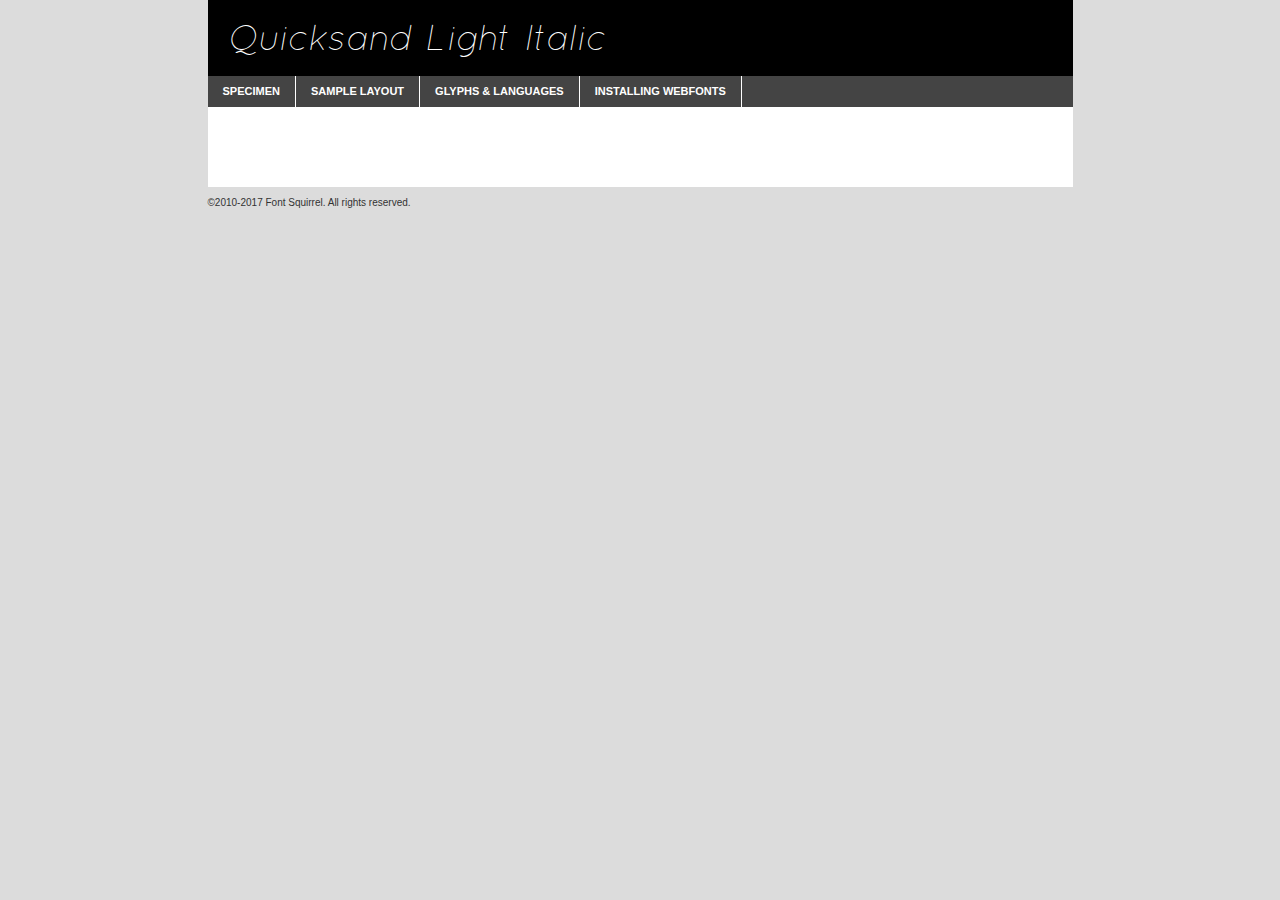
<file: font/quicksand-lightitalic-demo.html>
<!DOCTYPE html PUBLIC "-//W3C//DTD XHTML 1.0 Transitional//EN"
	"http://www.w3.org/TR/xhtml1/DTD/xhtml1-transitional.dtd">

<html xmlns="http://www.w3.org/1999/xhtml" xml:lang="en" lang="en">
<head>
	<meta http-equiv="Content-Type" content="text/html; charset=utf-8" />
	<script src="http://ajax.googleapis.com/ajax/libs/jquery/1.7.2/jquery.min.js" type="text/javascript" charset="utf-8"></script>
	<script type="text/javascript">
	(function($){$.fn.easyTabs=function(option){var param=jQuery.extend({fadeSpeed:"fast",defaultContent:1,activeClass:'active'},option);$(this).each(function(){var thisId="#"+this.id;if(param.defaultContent==''){param.defaultContent=1;}
	if(typeof param.defaultContent=="number")
	{var defaultTab=$(thisId+" .tabs li:eq("+(param.defaultContent-1)+") a").attr('href').substr(1);}else{var defaultTab=param.defaultContent;}
	$(thisId+" .tabs li a").each(function(){var tabToHide=$(this).attr('href').substr(1);$("#"+tabToHide).addClass('easytabs-tab-content');});hideAll();changeContent(defaultTab);function hideAll(){$(thisId+" .easytabs-tab-content").hide();}
	function changeContent(tabId){hideAll();$(thisId+" .tabs li").removeClass(param.activeClass);$(thisId+" .tabs li a[href=#"+tabId+"]").closest('li').addClass(param.activeClass);if(param.fadeSpeed!="none")
	{$(thisId+" #"+tabId).fadeIn(param.fadeSpeed);}else{$(thisId+" #"+tabId).show();}}
	$(thisId+" .tabs li").click(function(){var tabId=$(this).find('a').attr('href').substr(1);changeContent(tabId);return false;});});}})(jQuery);
	</script>
	<link rel="stylesheet" href="specimen_files/specimen_stylesheet.css" type="text/css" charset="utf-8" />
	<link rel="stylesheet" href="stylesheet.css" type="text/css" charset="utf-8" />

	<style type="text/css">
					body{
				font-family: 'quicksandlight_italic';
							}
		</style>

	<title>Quicksand Light Italic Specimen</title>
	
	
	<script type="text/javascript" charset="utf-8">
		$(document).ready(function() {
			$('#container').easyTabs({defaultContent:1});
		});
	</script>
</head>

<body>
<div id="container">
	<div id="header">
		Quicksand Light Italic	</div>
	<ul class="tabs">
		<li><a href="#specimen">Specimen</a></li>
		<li><a href="#layout">Sample Layout</a></li>
				<li><a href="#glyphs">Glyphs &amp; Languages</a></li>
		<li><a href="#installing">Installing Webfonts</a></li>
		
	</ul>
	
	<div id="main_content">

		
			<div id="specimen">
		
				<div class="section">
					<div class="grid12 firstcol">
						<div class="huge">AaBb</div>
					</div>
				</div>
		
				<div class="section">
					<div class="glyph_range">A&#x200B;B&#x200b;C&#x200b;D&#x200b;E&#x200b;F&#x200b;G&#x200b;H&#x200b;I&#x200b;J&#x200b;K&#x200b;L&#x200b;M&#x200b;N&#x200b;O&#x200b;P&#x200b;Q&#x200b;R&#x200b;S&#x200b;T&#x200b;U&#x200b;V&#x200b;W&#x200b;X&#x200b;Y&#x200b;Z&#x200b;a&#x200b;b&#x200b;c&#x200b;d&#x200b;e&#x200b;f&#x200b;g&#x200b;h&#x200b;i&#x200b;j&#x200b;k&#x200b;l&#x200b;m&#x200b;n&#x200b;o&#x200b;p&#x200b;q&#x200b;r&#x200b;s&#x200b;t&#x200b;u&#x200b;v&#x200b;w&#x200b;x&#x200b;y&#x200b;z&#x200b;1&#x200b;2&#x200b;3&#x200b;4&#x200b;5&#x200b;6&#x200b;7&#x200b;8&#x200b;9&#x200b;0&#x200b;&amp;&#x200b;.&#x200b;,&#x200b;?&#x200b;!&#x200b;&#64;&#x200b;(&#x200b;)&#x200b;#&#x200b;$&#x200b;%&#x200b;*&#x200b;+&#x200b;-&#x200b;=&#x200b;:&#x200b;;</div>
				</div>
				<div class="section">
					<div class="grid12 firstcol">
						<table class="sample_table">
							<tr><td>10</td><td class="size10">abcdefghijklmnopqrstuvwxyzABCDEFGHIJKLMNOPQRSTUVWXYZ0123456789abcdefghijklmnopqrstuvwxyzABCDEFGHIJKLMNOPQRSTUVWXYZ0123456789abcdefghijklmnopqrstuvwxyzABCDEFGHIJKLMNOPQRSTUVWXYZ</td></tr>
							<tr><td>11</td><td class="size11">abcdefghijklmnopqrstuvwxyzABCDEFGHIJKLMNOPQRSTUVWXYZ0123456789abcdefghijklmnopqrstuvwxyzABCDEFGHIJKLMNOPQRSTUVWXYZ0123456789abcdefghijklmnopqrstuvwxyzABCDEFGHIJKLMNOPQRSTUVWXYZ</td></tr>
							<tr><td>12</td><td class="size12">abcdefghijklmnopqrstuvwxyzABCDEFGHIJKLMNOPQRSTUVWXYZ0123456789abcdefghijklmnopqrstuvwxyzABCDEFGHIJKLMNOPQRSTUVWXYZ0123456789abcdefghijklmnopqrstuvwxyzABCDEFGHIJKLMNOPQRSTUVWXYZ</td></tr>
							<tr><td>13</td><td class="size13">abcdefghijklmnopqrstuvwxyzABCDEFGHIJKLMNOPQRSTUVWXYZ0123456789abcdefghijklmnopqrstuvwxyzABCDEFGHIJKLMNOPQRSTUVWXYZ0123456789abcdefghijklmnopqrstuvwxyzABCDEFGHIJKLMNOPQRSTUVWXYZ</td></tr>
							<tr><td>14</td><td class="size14">abcdefghijklmnopqrstuvwxyzABCDEFGHIJKLMNOPQRSTUVWXYZ0123456789abcdefghijklmnopqrstuvwxyzABCDEFGHIJKLMNOPQRSTUVWXYZ0123456789abcdefghijklmnopqrstuvwxyzABCDEFGHIJKLMNOPQRSTUVWXYZ</td></tr>
							<tr><td>16</td><td class="size16">abcdefghijklmnopqrstuvwxyzABCDEFGHIJKLMNOPQRSTUVWXYZ0123456789abcdefghijklmnopqrstuvwxyzABCDEFGHIJKLMNOPQRSTUVWXYZ</td></tr>
							<tr><td>18</td><td class="size18">abcdefghijklmnopqrstuvwxyzABCDEFGHIJKLMNOPQRSTUVWXYZ0123456789abcdefghijklmnopqrstuvwxyzABCDEFGHIJKLMNOPQRSTUVWXYZ</td></tr>
							<tr><td>20</td><td class="size20">abcdefghijklmnopqrstuvwxyzABCDEFGHIJKLMNOPQRSTUVWXYZ0123456789abcdefghijklmnopqrstuvwxyzABCDEFGHIJKLMNOPQRSTUVWXYZ</td></tr>
							<tr><td>24</td><td class="size24">abcdefghijklmnopqrstuvwxyzABCDEFGHIJKLMNOPQRSTUVWXYZ0123456789abcdefghijklmnopqrstuvwxyzABCDEFGHIJKLMNOPQRSTUVWXYZ</td></tr>
							<tr><td>30</td><td class="size30">abcdefghijklmnopqrstuvwxyzABCDEFGHIJKLMNOPQRSTUVWXYZ0123456789abcdefghijklmnopqrstuvwxyzABCDEFGHIJKLMNOPQRSTUVWXYZ</td></tr>
							<tr><td>36</td><td class="size36">abcdefghijklmnopqrstuvwxyzABCDEFGHIJKLMNOPQRSTUVWXYZ0123456789abcdefghijklmnopqrstuvwxyzABCDEFGHIJKLMNOPQRSTUVWXYZ</td></tr>
							<tr><td>48</td><td class="size48">abcdefghijklmnopqrstuvwxyzABCDEFGHIJKLMNOPQRSTUVWXYZ0123456789abcdefghijklmnopqrstuvwxyzABCDEFGHIJKLMNOPQRSTUVWXYZ</td></tr>
							<tr><td>60</td><td class="size60">abcdefghijklmnopqrstuvwxyzABCDEFGHIJKLMNOPQRSTUVWXYZ0123456789abcdefghijklmnopqrstuvwxyzABCDEFGHIJKLMNOPQRSTUVWXYZ</td></tr>
							<tr><td>72</td><td class="size72">abcdefghijklmnopqrstuvwxyzABCDEFGHIJKLMNOPQRSTUVWXYZ0123456789abcdefghijklmnopqrstuvwxyzABCDEFGHIJKLMNOPQRSTUVWXYZ</td></tr>
							<tr><td>90</td><td class="size90">abcdefghijklmnopqrstuvwxyzABCDEFGHIJKLMNOPQRSTUVWXYZ0123456789abcdefghijklmnopqrstuvwxyzABCDEFGHIJKLMNOPQRSTUVWXYZ</td></tr>
						</table>
				
					</div>
			
				</div>
		
		
		
								<div class="section" id="bodycomparison">


										<div id="xheight">
				<div class="fontbody">&#x25FC;&#x25FC;&#x25FC;&#x25FC;&#x25FC;&#x25FC;&#x25FC;&#x25FC;&#x25FC;&#x25FC;&#x25FC;&#x25FC;&#x25FC;&#x25FC;&#x25FC;&#x25FC;&#x25FC;&#x25FC;&#x25FC;&#x25FC;&#x25FC;&#x25FC;&#x25FC;&#x25FC;&#x25FC;&#x25FC;&#x25FC;&#x25FC;&#x25FC;&#x25FC;&#x25FC;&#x25FC;&#x25FC;&#x25FC;&#x25FC;&#x25FC;&#x25FC;&#x25FC;&#x25FC;&#x25FC;&#x25FC;&#x25FC;&#x25FC;&#x25FC;&#x25FC;&#x25FC;&#x25FC;&#x25FC;&#x25FC;&#x25FC;&#x25FC;&#x25FC;&#x25FC;&#x25FC;&#x25FC;&#x25FC;&#x25FC;&#x25FC;&#x25FC;&#x25FC;&#x25FC;&#x25FC;&#x25FC;&#x25FC;&#x25FC;&#x25FC;&#x25FC;&#x25FC;&#x25FC;&#x25FC;&#x25FC;&#x25FC;&#x25FC;&#x25FC;&#x25FC;&#x25FC;&#x25FC;&#x25FC;&#x25FC;&#x25FC;&#x25FC;&#x25FC;&#x25FC;&#x25FC;&#x25FC;&#x25FC;&#x25FC;&#x25FC;&#x25FC;&#x25FC;&#x25FC;&#x25FC;&#x25FC;&#x25FC;&#x25FC;&#x25FC;&#x25FC;&#x25FC;&#x25FC;body</div><div class="arialbody">body</div><div class="verdanabody">body</div><div class="georgiabody">body</div></div>
										<div class="fontbody" style="z-index:1">
											body<span>Quicksand Light Italic</span>
										</div>
										<div class="arialbody" style="z-index:1">
											body<span>Arial</span>
										</div>
										<div class="verdanabody" style="z-index:1">
											body<span>Verdana</span>
										</div>
										<div class="georgiabody" style="z-index:1">
											body<span>Georgia</span>
										</div>



								</div>
		
		
				<div class="section psample psample_row1" id="">
					
					<div class="grid2 firstcol">
						<p class="size10"><span>10.</span>Aenean lacinia bibendum nulla sed consectetur. Fusce dapibus, tellus ac cursus commodo, tortor mauris condimentum nibh, ut fermentum massa justo sit amet risus. Nullam id dolor id nibh ultricies vehicula ut id elit. Cum sociis natoque penatibus et magnis dis parturient montes, nascetur ridiculus mus. Nulla vitae elit libero, a pharetra augue.</p>
			
					</div>
					<div class="grid3">
						<p class="size11"><span>11.</span>Aenean lacinia bibendum nulla sed consectetur. Fusce dapibus, tellus ac cursus commodo, tortor mauris condimentum nibh, ut fermentum massa justo sit amet risus. Nullam id dolor id nibh ultricies vehicula ut id elit. Cum sociis natoque penatibus et magnis dis parturient montes, nascetur ridiculus mus. Nulla vitae elit libero, a pharetra augue.</p>
			
					</div>
					<div class="grid3">
						<p class="size12"><span>12.</span>Aenean lacinia bibendum nulla sed consectetur. Fusce dapibus, tellus ac cursus commodo, tortor mauris condimentum nibh, ut fermentum massa justo sit amet risus. Nullam id dolor id nibh ultricies vehicula ut id elit. Cum sociis natoque penatibus et magnis dis parturient montes, nascetur ridiculus mus. Nulla vitae elit libero, a pharetra augue.</p>
			
					</div>
					<div class="grid4">
						<p class="size13"><span>13.</span>Aenean lacinia bibendum nulla sed consectetur. Fusce dapibus, tellus ac cursus commodo, tortor mauris condimentum nibh, ut fermentum massa justo sit amet risus. Nullam id dolor id nibh ultricies vehicula ut id elit. Cum sociis natoque penatibus et magnis dis parturient montes, nascetur ridiculus mus. Nulla vitae elit libero, a pharetra augue.</p>
			
					</div>
					<div class="white_blend"></div>
					
				</div>
				<div class="section psample psample_row2" id="">
					<div class="grid3 firstcol">
						<p class="size14"><span>14.</span>Aenean lacinia bibendum nulla sed consectetur. Fusce dapibus, tellus ac cursus commodo, tortor mauris condimentum nibh, ut fermentum massa justo sit amet risus. Nullam id dolor id nibh ultricies vehicula ut id elit. Cum sociis natoque penatibus et magnis dis parturient montes, nascetur ridiculus mus. Nulla vitae elit libero, a pharetra augue.</p>
			
					</div>
					<div class="grid4">
						<p class="size16"><span>16.</span>Aenean lacinia bibendum nulla sed consectetur. Fusce dapibus, tellus ac cursus commodo, tortor mauris condimentum nibh, ut fermentum massa justo sit amet risus. Nullam id dolor id nibh ultricies vehicula ut id elit. Cum sociis natoque penatibus et magnis dis parturient montes, nascetur ridiculus mus. Nulla vitae elit libero, a pharetra augue.</p>
			
					</div>
					<div class="grid5">
						<p class="size18"><span>18.</span>Aenean lacinia bibendum nulla sed consectetur. Fusce dapibus, tellus ac cursus commodo, tortor mauris condimentum nibh, ut fermentum massa justo sit amet risus. Nullam id dolor id nibh ultricies vehicula ut id elit. Cum sociis natoque penatibus et magnis dis parturient montes, nascetur ridiculus mus. Nulla vitae elit libero, a pharetra augue.</p>
			
					</div>

					<div class="white_blend"></div>

				</div>
				
				<div class="section psample psample_row3" id="">
					<div class="grid5 firstcol">
						<p class="size20"><span>20.</span>Aenean lacinia bibendum nulla sed consectetur. Fusce dapibus, tellus ac cursus commodo, tortor mauris condimentum nibh, ut fermentum massa justo sit amet risus. Nullam id dolor id nibh ultricies vehicula ut id elit. Cum sociis natoque penatibus et magnis dis parturient montes, nascetur ridiculus mus. Nulla vitae elit libero, a pharetra augue.</p>
					</div>
					<div class="grid7">
						<p class="size24"><span>24.</span>Aenean lacinia bibendum nulla sed consectetur. Fusce dapibus, tellus ac cursus commodo, tortor mauris condimentum nibh, ut fermentum massa justo sit amet risus. Nullam id dolor id nibh ultricies vehicula ut id elit. Cum sociis natoque penatibus et magnis dis parturient montes, nascetur ridiculus mus. Nulla vitae elit libero, a pharetra augue.</p>
					</div>
					
					<div class="white_blend"></div>
					
				</div>
				
				<div class="section psample psample_row4" id="">
					<div class="grid12 firstcol">
						<p class="size30"><span>30.</span>Aenean lacinia bibendum nulla sed consectetur. Fusce dapibus, tellus ac cursus commodo, tortor mauris condimentum nibh, ut fermentum massa justo sit amet risus. Nullam id dolor id nibh ultricies vehicula ut id elit. Cum sociis natoque penatibus et magnis dis parturient montes, nascetur ridiculus mus. Nulla vitae elit libero, a pharetra augue.</p>
					</div>
					<div class="white_blend"></div>
					
				</div>
				
				
				
				<div class="section psample psample_row1 fullreverse">
					<div class="grid2 firstcol">
						<p class="size10"><span>10.</span>Aenean lacinia bibendum nulla sed consectetur. Fusce dapibus, tellus ac cursus commodo, tortor mauris condimentum nibh, ut fermentum massa justo sit amet risus. Nullam id dolor id nibh ultricies vehicula ut id elit. Cum sociis natoque penatibus et magnis dis parturient montes, nascetur ridiculus mus. Nulla vitae elit libero, a pharetra augue.</p>
			
					</div>
					<div class="grid3">
						<p class="size11"><span>11.</span>Aenean lacinia bibendum nulla sed consectetur. Fusce dapibus, tellus ac cursus commodo, tortor mauris condimentum nibh, ut fermentum massa justo sit amet risus. Nullam id dolor id nibh ultricies vehicula ut id elit. Cum sociis natoque penatibus et magnis dis parturient montes, nascetur ridiculus mus. Nulla vitae elit libero, a pharetra augue.</p>
			
					</div>
					<div class="grid3">
						<p class="size12"><span>12.</span>Aenean lacinia bibendum nulla sed consectetur. Fusce dapibus, tellus ac cursus commodo, tortor mauris condimentum nibh, ut fermentum massa justo sit amet risus. Nullam id dolor id nibh ultricies vehicula ut id elit. Cum sociis natoque penatibus et magnis dis parturient montes, nascetur ridiculus mus. Nulla vitae elit libero, a pharetra augue.</p>
			
					</div>
					<div class="grid4">
						<p class="size13"><span>13.</span>Aenean lacinia bibendum nulla sed consectetur. Fusce dapibus, tellus ac cursus commodo, tortor mauris condimentum nibh, ut fermentum massa justo sit amet risus. Nullam id dolor id nibh ultricies vehicula ut id elit. Cum sociis natoque penatibus et magnis dis parturient montes, nascetur ridiculus mus. Nulla vitae elit libero, a pharetra augue.</p>
			
					</div>
					<div class="black_blend"></div>
					
				</div>
				
				<div class="section psample psample_row2 fullreverse">
					<div class="grid3 firstcol">
						<p class="size14"><span>14.</span>Aenean lacinia bibendum nulla sed consectetur. Fusce dapibus, tellus ac cursus commodo, tortor mauris condimentum nibh, ut fermentum massa justo sit amet risus. Nullam id dolor id nibh ultricies vehicula ut id elit. Cum sociis natoque penatibus et magnis dis parturient montes, nascetur ridiculus mus. Nulla vitae elit libero, a pharetra augue.</p>
			
					</div>
					<div class="grid4">
						<p class="size16"><span>16.</span>Aenean lacinia bibendum nulla sed consectetur. Fusce dapibus, tellus ac cursus commodo, tortor mauris condimentum nibh, ut fermentum massa justo sit amet risus. Nullam id dolor id nibh ultricies vehicula ut id elit. Cum sociis natoque penatibus et magnis dis parturient montes, nascetur ridiculus mus. Nulla vitae elit libero, a pharetra augue.</p>
			
					</div>
					<div class="grid5">
						<p class="size18"><span>18.</span>Aenean lacinia bibendum nulla sed consectetur. Fusce dapibus, tellus ac cursus commodo, tortor mauris condimentum nibh, ut fermentum massa justo sit amet risus. Nullam id dolor id nibh ultricies vehicula ut id elit. Cum sociis natoque penatibus et magnis dis parturient montes, nascetur ridiculus mus. Nulla vitae elit libero, a pharetra augue.</p>
			
					</div>
					<div class="black_blend"></div>

				</div>
				
				<div class="section psample fullreverse psample_row3" id="">
					<div class="grid5 firstcol">
						<p class="size20"><span>20.</span>Aenean lacinia bibendum nulla sed consectetur. Fusce dapibus, tellus ac cursus commodo, tortor mauris condimentum nibh, ut fermentum massa justo sit amet risus. Nullam id dolor id nibh ultricies vehicula ut id elit. Cum sociis natoque penatibus et magnis dis parturient montes, nascetur ridiculus mus. Nulla vitae elit libero, a pharetra augue.</p>
					</div>
					<div class="grid7">
						<p class="size24"><span>24.</span>Aenean lacinia bibendum nulla sed consectetur. Fusce dapibus, tellus ac cursus commodo, tortor mauris condimentum nibh, ut fermentum massa justo sit amet risus. Nullam id dolor id nibh ultricies vehicula ut id elit. Cum sociis natoque penatibus et magnis dis parturient montes, nascetur ridiculus mus. Nulla vitae elit libero, a pharetra augue.</p>
					</div>
					
					<div class="black_blend"></div>
					
				</div>
				
				<div class="section psample fullreverse psample_row4" id="" style="border-bottom: 20px #000 solid;">
					<div class="grid12 firstcol">
						<p class="size30"><span>30.</span>Aenean lacinia bibendum nulla sed consectetur. Fusce dapibus, tellus ac cursus commodo, tortor mauris condimentum nibh, ut fermentum massa justo sit amet risus. Nullam id dolor id nibh ultricies vehicula ut id elit. Cum sociis natoque penatibus et magnis dis parturient montes, nascetur ridiculus mus. Nulla vitae elit libero, a pharetra augue.</p>
					</div>
					<div class="black_blend"></div>
					
				</div>
				
				
				
				
			</div>
			
			<div id="layout">
				
				<div class="section">
					
					<div class="grid12 firstcol">
						<h1>Lorem Ipsum Dolor</h1>
						<h2>Etiam porta sem malesuada magna mollis euismod</h2>
						
						<p class="byline">By <a href="#link">Aenean Lacinia</a></p>
					</div>
				</div>
				<div class="section">
					<div class="grid8 firstcol">
						<p class="large">Donec sed odio dui. Morbi leo risus, porta ac consectetur ac, vestibulum at eros. Fusce dapibus, tellus ac cursus commodo, tortor mauris condimentum nibh, ut fermentum massa justo sit amet risus. </p>

						
						<h3>Pellentesque ornare sem</h3>

						<p>Maecenas sed diam eget risus varius blandit sit amet non magna. Maecenas faucibus mollis interdum. Donec ullamcorper nulla non metus auctor fringilla. Nullam id dolor id nibh ultricies vehicula ut id elit. Nullam id dolor id nibh ultricies vehicula ut id elit. </p>

						<p>Aenean eu leo quam. Pellentesque ornare sem lacinia quam venenatis vestibulum. Lorem ipsum dolor sit amet, consectetur adipiscing elit. Cum sociis natoque penatibus et magnis dis parturient montes, nascetur ridiculus mus. </p>

						<p>Nulla vitae elit libero, a pharetra augue. Praesent commodo cursus magna, vel scelerisque nisl consectetur et. Aenean lacinia bibendum nulla sed consectetur. </p>

						<p>Nullam quis risus eget urna mollis ornare vel eu leo. Nullam quis risus eget urna mollis ornare vel eu leo. Maecenas sed diam eget risus varius blandit sit amet non magna. Donec ullamcorper nulla non metus auctor fringilla. </p>

						<h3>Cras mattis consectetur</h3>

						<p>Aenean eu leo quam. Pellentesque ornare sem lacinia quam venenatis vestibulum. Aenean lacinia bibendum nulla sed consectetur. Integer posuere erat a ante venenatis dapibus posuere velit aliquet. Cras mattis consectetur purus sit amet fermentum. </p>

						<p>Nullam id dolor id nibh ultricies vehicula ut id elit. Nullam quis risus eget urna mollis ornare vel eu leo. Cras mattis consectetur purus sit amet fermentum.</p>
					</div>
					
					<div class="grid4 sidebar">
						
						<div class="box reverse">
							<p class="last">Nullam quis risus eget urna mollis ornare vel eu leo. Donec ullamcorper nulla non metus auctor fringilla. Cras mattis consectetur purus sit amet fermentum. Sed posuere consectetur est at lobortis. Lorem ipsum dolor sit amet, consectetur adipiscing elit. </p>
						</div>
						
						<p class="caption">Maecenas sed diam eget risus varius.</p>

						<p>Vestibulum id ligula porta felis euismod semper. Integer posuere erat a ante venenatis dapibus posuere velit aliquet. Vestibulum id ligula porta felis euismod semper. Sed posuere consectetur est at lobortis. Maecenas sed diam eget risus varius blandit sit amet non magna. Fusce dapibus, tellus ac cursus commodo, tortor mauris condimentum nibh, ut fermentum massa justo sit amet risus. </p>

					

						<p>Duis mollis, est non commodo luctus, nisi erat porttitor ligula, eget lacinia odio sem nec elit. Aenean lacinia bibendum nulla sed consectetur. Vivamus sagittis lacus vel augue laoreet rutrum faucibus dolor auctor. Aenean lacinia bibendum nulla sed consectetur. Nullam quis risus eget urna mollis ornare vel eu leo. </p>

						<p>Praesent commodo cursus magna, vel scelerisque nisl consectetur et. Donec ullamcorper nulla non metus auctor fringilla. Maecenas faucibus mollis interdum. Fusce dapibus, tellus ac cursus commodo, tortor mauris condimentum nibh, ut fermentum massa justo sit amet risus. </p>

					</div>
				</div>
				
			</div>


			



		<div id="glyphs">
			<div class="section">
				<div class="grid12 firstcol">
			
				<h1>Language Support</h1>
				<p>The subset of Quicksand Light Italic in this kit supports the following languages:<br />
			
					Albanian, Basque, Breton, Chamorro, Dutch, English, Finnish, French, Frisian, Galician, German, Italian, Malagasy, Portuguese, Spanish, Alsatian, Aragonese, Arapaho, Arrernte, Asturian, Aymara, Bislama, Cebuano, Corsican, Fijian, French_creole, Genoese, Gilbertese, Haitian_creole, Hiligaynon, Hmong, Hopi, Ibanag, Iloko_ilokano, Indonesian, Interglossa_glosa, Interlingua, Irish_gaelic, Jerriais, Lojban, Lombard, Luxembourgeois, Manx, Mohawk, Norfolk_pitcairnese, Occitan, Oromo, Pangasinan, Papiamento, Piedmontese, Potawatomi, Rhaeto-romance, Romansh, Rotokas, Sami_lule, Sardinian, Scots_gaelic, Seychelles_creole, Shona, Somali, Southern_ndebele, Swahili, Swati_swazi, Tagalog_filipino_pilipino, Tetum, Tok_pisin, Uyghur_latinized, Volapuk, Walloon, Warlpiri, Xhosa, Yapese, Zulu, Latinbasic, Demo				</p>
				<h1>Glyph Chart</h1>
				<p>The subset of Quicksand Light Italic in this kit includes all the glyphs listed below. Unicode entities are included above each glyph to help you insert individual characters into your layout.</p>
				<div id="glyph_chart">
			
																														 <div><p>&amp;#32;</p>&#32;</div>
																				 <div><p>&amp;#33;</p>&#33;</div>
																				 <div><p>&amp;#34;</p>&#34;</div>
																				 <div><p>&amp;#38;</p>&#38;</div>
																				 <div><p>&amp;#39;</p>&#39;</div>
																				 <div><p>&amp;#40;</p>&#40;</div>
																				 <div><p>&amp;#41;</p>&#41;</div>
																				 <div><p>&amp;#42;</p>&#42;</div>
																				 <div><p>&amp;#43;</p>&#43;</div>
																				 <div><p>&amp;#44;</p>&#44;</div>
																				 <div><p>&amp;#45;</p>&#45;</div>
																				 <div><p>&amp;#46;</p>&#46;</div>
																				 <div><p>&amp;#47;</p>&#47;</div>
																				 <div><p>&amp;#48;</p>&#48;</div>
																				 <div><p>&amp;#49;</p>&#49;</div>
																				 <div><p>&amp;#50;</p>&#50;</div>
																				 <div><p>&amp;#51;</p>&#51;</div>
																				 <div><p>&amp;#52;</p>&#52;</div>
																				 <div><p>&amp;#53;</p>&#53;</div>
																				 <div><p>&amp;#54;</p>&#54;</div>
																				 <div><p>&amp;#55;</p>&#55;</div>
																				 <div><p>&amp;#56;</p>&#56;</div>
																				 <div><p>&amp;#57;</p>&#57;</div>
																				 <div><p>&amp;#58;</p>&#58;</div>
																				 <div><p>&amp;#59;</p>&#59;</div>
																				 <div><p>&amp;#60;</p>&#60;</div>
																				 <div><p>&amp;#61;</p>&#61;</div>
																				 <div><p>&amp;#62;</p>&#62;</div>
																				 <div><p>&amp;#63;</p>&#63;</div>
																				 <div><p>&amp;#64;</p>&#64;</div>
																				 <div><p>&amp;#65;</p>&#65;</div>
																				 <div><p>&amp;#66;</p>&#66;</div>
																				 <div><p>&amp;#67;</p>&#67;</div>
																				 <div><p>&amp;#68;</p>&#68;</div>
																				 <div><p>&amp;#69;</p>&#69;</div>
																				 <div><p>&amp;#70;</p>&#70;</div>
																				 <div><p>&amp;#71;</p>&#71;</div>
																				 <div><p>&amp;#72;</p>&#72;</div>
																				 <div><p>&amp;#73;</p>&#73;</div>
																				 <div><p>&amp;#74;</p>&#74;</div>
																				 <div><p>&amp;#75;</p>&#75;</div>
																				 <div><p>&amp;#76;</p>&#76;</div>
																				 <div><p>&amp;#77;</p>&#77;</div>
																				 <div><p>&amp;#78;</p>&#78;</div>
																				 <div><p>&amp;#79;</p>&#79;</div>
																				 <div><p>&amp;#80;</p>&#80;</div>
																				 <div><p>&amp;#81;</p>&#81;</div>
																				 <div><p>&amp;#82;</p>&#82;</div>
																				 <div><p>&amp;#83;</p>&#83;</div>
																				 <div><p>&amp;#84;</p>&#84;</div>
																				 <div><p>&amp;#85;</p>&#85;</div>
																				 <div><p>&amp;#86;</p>&#86;</div>
																				 <div><p>&amp;#87;</p>&#87;</div>
																				 <div><p>&amp;#88;</p>&#88;</div>
																				 <div><p>&amp;#89;</p>&#89;</div>
																				 <div><p>&amp;#90;</p>&#90;</div>
																				 <div><p>&amp;#91;</p>&#91;</div>
																				 <div><p>&amp;#92;</p>&#92;</div>
																				 <div><p>&amp;#93;</p>&#93;</div>
																				 <div><p>&amp;#95;</p>&#95;</div>
																				 <div><p>&amp;#96;</p>&#96;</div>
																				 <div><p>&amp;#97;</p>&#97;</div>
																				 <div><p>&amp;#98;</p>&#98;</div>
																				 <div><p>&amp;#99;</p>&#99;</div>
																				 <div><p>&amp;#100;</p>&#100;</div>
																				 <div><p>&amp;#101;</p>&#101;</div>
																				 <div><p>&amp;#102;</p>&#102;</div>
																				 <div><p>&amp;#103;</p>&#103;</div>
																				 <div><p>&amp;#104;</p>&#104;</div>
																				 <div><p>&amp;#105;</p>&#105;</div>
																				 <div><p>&amp;#106;</p>&#106;</div>
																				 <div><p>&amp;#107;</p>&#107;</div>
																				 <div><p>&amp;#108;</p>&#108;</div>
																				 <div><p>&amp;#109;</p>&#109;</div>
																				 <div><p>&amp;#110;</p>&#110;</div>
																				 <div><p>&amp;#111;</p>&#111;</div>
																				 <div><p>&amp;#112;</p>&#112;</div>
																				 <div><p>&amp;#113;</p>&#113;</div>
																				 <div><p>&amp;#114;</p>&#114;</div>
																				 <div><p>&amp;#115;</p>&#115;</div>
																				 <div><p>&amp;#116;</p>&#116;</div>
																				 <div><p>&amp;#117;</p>&#117;</div>
																				 <div><p>&amp;#118;</p>&#118;</div>
																				 <div><p>&amp;#119;</p>&#119;</div>
																				 <div><p>&amp;#120;</p>&#120;</div>
																				 <div><p>&amp;#121;</p>&#121;</div>
																				 <div><p>&amp;#122;</p>&#122;</div>
																				 <div><p>&amp;#123;</p>&#123;</div>
																				 <div><p>&amp;#124;</p>&#124;</div>
																				 <div><p>&amp;#125;</p>&#125;</div>
																				 <div><p>&amp;#126;</p>&#126;</div>
																				 <div><p>&amp;#160;</p>&#160;</div>
																				 <div><p>&amp;#161;</p>&#161;</div>
																				 <div><p>&amp;#162;</p>&#162;</div>
																				 <div><p>&amp;#163;</p>&#163;</div>
																				 <div><p>&amp;#165;</p>&#165;</div>
																				 <div><p>&amp;#168;</p>&#168;</div>
																				 <div><p>&amp;#169;</p>&#169;</div>
																				 <div><p>&amp;#173;</p>&#173;</div>
																				 <div><p>&amp;#174;</p>&#174;</div>
																				 <div><p>&amp;#180;</p>&#180;</div>
																				 <div><p>&amp;#184;</p>&#184;</div>
																				 <div><p>&amp;#191;</p>&#191;</div>
																				 <div><p>&amp;#192;</p>&#192;</div>
																				 <div><p>&amp;#193;</p>&#193;</div>
																				 <div><p>&amp;#194;</p>&#194;</div>
																				 <div><p>&amp;#195;</p>&#195;</div>
																				 <div><p>&amp;#196;</p>&#196;</div>
																				 <div><p>&amp;#197;</p>&#197;</div>
																				 <div><p>&amp;#198;</p>&#198;</div>
																				 <div><p>&amp;#199;</p>&#199;</div>
																				 <div><p>&amp;#200;</p>&#200;</div>
																				 <div><p>&amp;#201;</p>&#201;</div>
																				 <div><p>&amp;#202;</p>&#202;</div>
																				 <div><p>&amp;#203;</p>&#203;</div>
																				 <div><p>&amp;#204;</p>&#204;</div>
																				 <div><p>&amp;#205;</p>&#205;</div>
																				 <div><p>&amp;#206;</p>&#206;</div>
																				 <div><p>&amp;#207;</p>&#207;</div>
																				 <div><p>&amp;#209;</p>&#209;</div>
																				 <div><p>&amp;#210;</p>&#210;</div>
																				 <div><p>&amp;#211;</p>&#211;</div>
																				 <div><p>&amp;#212;</p>&#212;</div>
																				 <div><p>&amp;#213;</p>&#213;</div>
																				 <div><p>&amp;#214;</p>&#214;</div>
																				 <div><p>&amp;#215;</p>&#215;</div>
																				 <div><p>&amp;#217;</p>&#217;</div>
																				 <div><p>&amp;#218;</p>&#218;</div>
																				 <div><p>&amp;#219;</p>&#219;</div>
																				 <div><p>&amp;#220;</p>&#220;</div>
																				 <div><p>&amp;#221;</p>&#221;</div>
																				 <div><p>&amp;#223;</p>&#223;</div>
																				 <div><p>&amp;#224;</p>&#224;</div>
																				 <div><p>&amp;#225;</p>&#225;</div>
																				 <div><p>&amp;#226;</p>&#226;</div>
																				 <div><p>&amp;#227;</p>&#227;</div>
																				 <div><p>&amp;#228;</p>&#228;</div>
																				 <div><p>&amp;#229;</p>&#229;</div>
																				 <div><p>&amp;#230;</p>&#230;</div>
																				 <div><p>&amp;#231;</p>&#231;</div>
																				 <div><p>&amp;#232;</p>&#232;</div>
																				 <div><p>&amp;#233;</p>&#233;</div>
																				 <div><p>&amp;#234;</p>&#234;</div>
																				 <div><p>&amp;#235;</p>&#235;</div>
																				 <div><p>&amp;#236;</p>&#236;</div>
																				 <div><p>&amp;#237;</p>&#237;</div>
																				 <div><p>&amp;#238;</p>&#238;</div>
																				 <div><p>&amp;#239;</p>&#239;</div>
																				 <div><p>&amp;#241;</p>&#241;</div>
																				 <div><p>&amp;#242;</p>&#242;</div>
																				 <div><p>&amp;#243;</p>&#243;</div>
																				 <div><p>&amp;#244;</p>&#244;</div>
																				 <div><p>&amp;#245;</p>&#245;</div>
																				 <div><p>&amp;#246;</p>&#246;</div>
																				 <div><p>&amp;#247;</p>&#247;</div>
																				 <div><p>&amp;#249;</p>&#249;</div>
																				 <div><p>&amp;#250;</p>&#250;</div>
																				 <div><p>&amp;#251;</p>&#251;</div>
																				 <div><p>&amp;#252;</p>&#252;</div>
																				 <div><p>&amp;#253;</p>&#253;</div>
																				 <div><p>&amp;#255;</p>&#255;</div>
																				 <div><p>&amp;#338;</p>&#338;</div>
																				 <div><p>&amp;#339;</p>&#339;</div>
																				 <div><p>&amp;#376;</p>&#376;</div>
																				 <div><p>&amp;#710;</p>&#710;</div>
																				 <div><p>&amp;#732;</p>&#732;</div>
																				 <div><p>&amp;#8192;</p>&#8192;</div>
																				 <div><p>&amp;#8193;</p>&#8193;</div>
																				 <div><p>&amp;#8194;</p>&#8194;</div>
																				 <div><p>&amp;#8195;</p>&#8195;</div>
																				 <div><p>&amp;#8196;</p>&#8196;</div>
																				 <div><p>&amp;#8197;</p>&#8197;</div>
																				 <div><p>&amp;#8198;</p>&#8198;</div>
																				 <div><p>&amp;#8199;</p>&#8199;</div>
																				 <div><p>&amp;#8200;</p>&#8200;</div>
																				 <div><p>&amp;#8201;</p>&#8201;</div>
																				 <div><p>&amp;#8202;</p>&#8202;</div>
																				 <div><p>&amp;#8208;</p>&#8208;</div>
																				 <div><p>&amp;#8209;</p>&#8209;</div>
																				 <div><p>&amp;#8210;</p>&#8210;</div>
																				 <div><p>&amp;#8211;</p>&#8211;</div>
																				 <div><p>&amp;#8212;</p>&#8212;</div>
																				 <div><p>&amp;#8216;</p>&#8216;</div>
																				 <div><p>&amp;#8217;</p>&#8217;</div>
																				 <div><p>&amp;#8218;</p>&#8218;</div>
																				 <div><p>&amp;#8220;</p>&#8220;</div>
																				 <div><p>&amp;#8221;</p>&#8221;</div>
																				 <div><p>&amp;#8222;</p>&#8222;</div>
																				 <div><p>&amp;#8230;</p>&#8230;</div>
																				 <div><p>&amp;#8239;</p>&#8239;</div>
																				 <div><p>&amp;#8249;</p>&#8249;</div>
																				 <div><p>&amp;#8250;</p>&#8250;</div>
																				 <div><p>&amp;#8287;</p>&#8287;</div>
																				 <div><p>&amp;#8482;</p>&#8482;</div>
																				 <div><p>&amp;#9724;</p>&#9724;</div>
																																						</div>	
				</div>
		
		
			</div>
		</div>
		
		
		<div id="specs">
			
		</div>
	
		<div id="installing">
			<div class="section">
				<div class="grid7 firstcol">
					<h1>Installing Webfonts</h1>
					
					<p>Webfonts are supported by all major browser platforms but not all in the same way. There are currently four different font formats that must be included in order to target all browsers. This includes TTF, WOFF, EOT and SVG.</p>
					
					<h2>1. Upload your webfonts</h2>
					<p>You must upload your webfont kit to your website. They should be in or near the same directory as your CSS files.</p>
					
					<h2>2. Include the webfont stylesheet</h2>
					<p>A special CSS @font-face declaration helps the various browsers select the appropriate font it needs without causing you a bunch of headaches. Learn more about this syntax by reading the <a href="https://www.fontspring.com/blog/further-hardening-of-the-bulletproof-syntax">Fontspring blog post</a> about it. The code for it is as follows:</p>


<code>
@font-face{ 
	font-family: 'MyWebFont';
	src: url('WebFont.eot');
	src: url('WebFont.eot?#iefix') format('embedded-opentype'),
	     url('WebFont.woff') format('woff'),
	     url('WebFont.ttf') format('truetype'),
	     url('WebFont.svg#webfont') format('svg');
}
</code>

	<p>We've already gone ahead and generated the code for you. All you have to do is link to the stylesheet in your HTML, like this:</p>
	<code>&lt;link rel=&quot;stylesheet&quot; href=&quot;stylesheet.css&quot; type=&quot;text/css&quot; charset=&quot;utf-8&quot; /&gt;</code>

					<h2>3. Modify your own stylesheet</h2>
					<p>To take advantage of your new fonts, you must tell your stylesheet to use them. Look at the original @font-face declaration above and find the property called "font-family." The name linked there will be what you use to reference the font. Prepend that webfont name to the font stack in the "font-family" property, inside the selector you want to change. For example:</p>
<code>p { font-family: 'WebFont', Arial, sans-serif; }</code>

<h2>4. Test</h2>
<p>Getting webfonts to work cross-browser <em>can</em> be tricky. Use the information in the sidebar to help you if you find that fonts aren't loading in a particular browser.</p>
				</div>
				
				<div class="grid5 sidebar">
					<div class="box">
						<h2>Troubleshooting<br />Font-Face Problems</h2>
						<p>Having trouble getting your webfonts to load in your new website? Here are some tips to sort out what might be the problem.</p>

						<h3>Fonts not showing in any browser</h3>

						<p>This sounds like you need to work on the plumbing. You either did not upload the fonts to the correct directory, or you did not link the fonts properly in the CSS. If you've confirmed that all this is correct and you still have a problem, take a look at your .htaccess file and see if requests are getting intercepted.</p>

						<h3>Fonts not loading in iPhone or iPad</h3>

						<p>The most common problem here is that you are serving the fonts from an IIS server. IIS refuses to serve files that have unknown MIME types. If that is the case, you must set the MIME type for SVG to "image/svg+xml" in the server settings. Follow these instructions from Microsoft if you need help.</p>

						<h3>Fonts not loading in Firefox</h3>

						<p>The primary reason for this failure? You are still using a version Firefox older than 3.5. So upgrade already! If that isn't it, then you are very likely serving fonts from a different domain. Firefox requires that all font assets be served from the same domain. Lastly it is possible that you need to add WOFF to your list of MIME types (if you are serving via IIS.)</p>

						<h3>Fonts not loading in IE</h3>

						<p>Are you looking at Internet Explorer on an actual Windows machine or are you cheating by using a service like Adobe BrowserLab? Many of these screenshot services do not render @font-face for IE. Best to test it on a real machine.</p>

						<h3>Fonts not loading in IE9</h3>

						<p>IE9, like Firefox, requires that fonts be served from the same domain as the website. Make sure that is the case.</p>
					</div>
				</div>
			</div>
			
		</div>
	
	</div>
	<div id="footer">
		<p>&copy;2010-2017 Font Squirrel. All rights reserved.</p>
	</div>
</div>
</body>
</html>
</file>
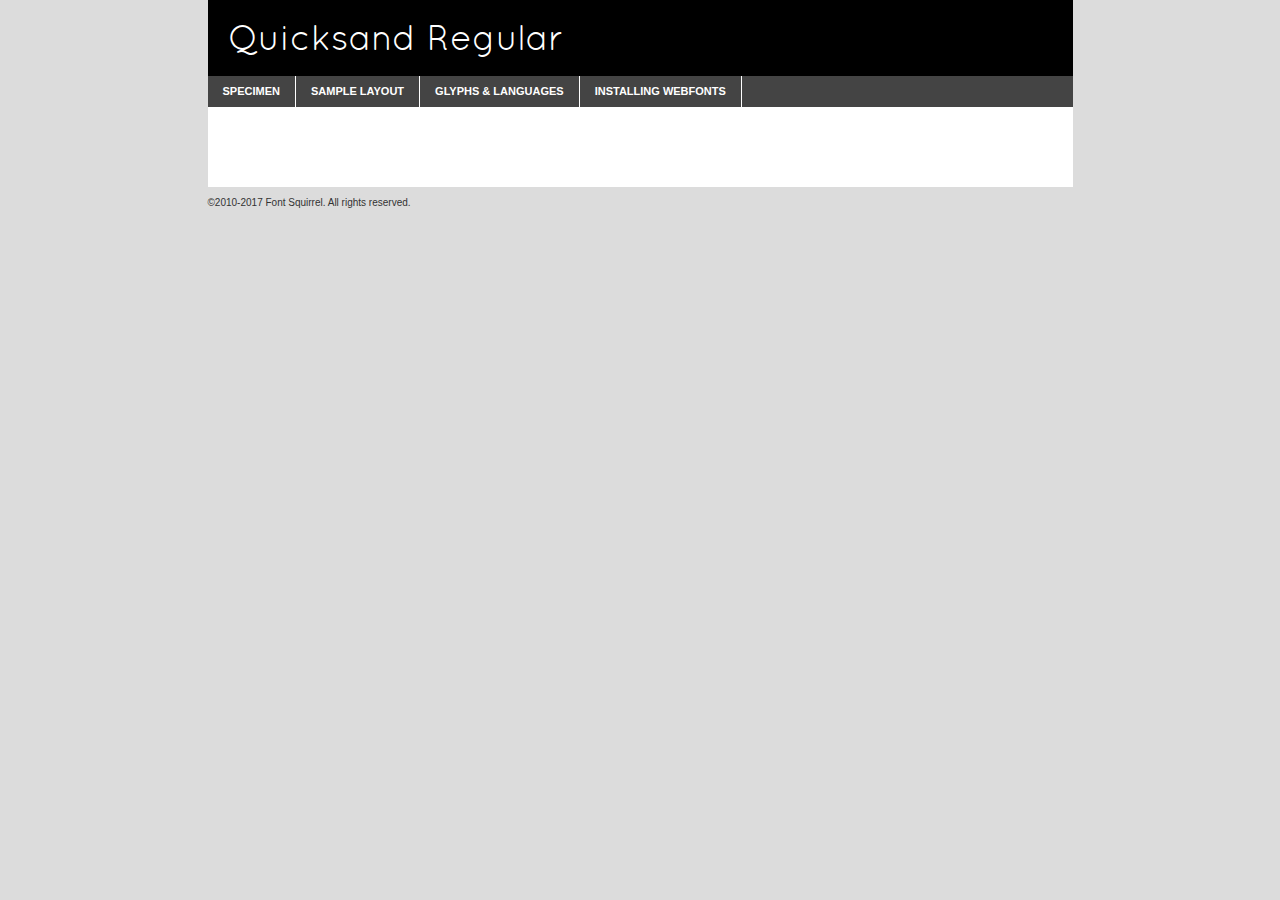
<file: font/quicksand-regular-demo.html>
<!DOCTYPE html PUBLIC "-//W3C//DTD XHTML 1.0 Transitional//EN"
	"http://www.w3.org/TR/xhtml1/DTD/xhtml1-transitional.dtd">

<html xmlns="http://www.w3.org/1999/xhtml" xml:lang="en" lang="en">
<head>
	<meta http-equiv="Content-Type" content="text/html; charset=utf-8" />
	<script src="http://ajax.googleapis.com/ajax/libs/jquery/1.7.2/jquery.min.js" type="text/javascript" charset="utf-8"></script>
	<script type="text/javascript">
	(function($){$.fn.easyTabs=function(option){var param=jQuery.extend({fadeSpeed:"fast",defaultContent:1,activeClass:'active'},option);$(this).each(function(){var thisId="#"+this.id;if(param.defaultContent==''){param.defaultContent=1;}
	if(typeof param.defaultContent=="number")
	{var defaultTab=$(thisId+" .tabs li:eq("+(param.defaultContent-1)+") a").attr('href').substr(1);}else{var defaultTab=param.defaultContent;}
	$(thisId+" .tabs li a").each(function(){var tabToHide=$(this).attr('href').substr(1);$("#"+tabToHide).addClass('easytabs-tab-content');});hideAll();changeContent(defaultTab);function hideAll(){$(thisId+" .easytabs-tab-content").hide();}
	function changeContent(tabId){hideAll();$(thisId+" .tabs li").removeClass(param.activeClass);$(thisId+" .tabs li a[href=#"+tabId+"]").closest('li').addClass(param.activeClass);if(param.fadeSpeed!="none")
	{$(thisId+" #"+tabId).fadeIn(param.fadeSpeed);}else{$(thisId+" #"+tabId).show();}}
	$(thisId+" .tabs li").click(function(){var tabId=$(this).find('a').attr('href').substr(1);changeContent(tabId);return false;});});}})(jQuery);
	</script>
	<link rel="stylesheet" href="specimen_files/specimen_stylesheet.css" type="text/css" charset="utf-8" />
	<link rel="stylesheet" href="stylesheet.css" type="text/css" charset="utf-8" />

	<style type="text/css">
					body{
				font-family: 'quicksandregular';
							}
		</style>

	<title>Quicksand Regular Specimen</title>
	
	
	<script type="text/javascript" charset="utf-8">
		$(document).ready(function() {
			$('#container').easyTabs({defaultContent:1});
		});
	</script>
</head>

<body>
<div id="container">
	<div id="header">
		Quicksand Regular	</div>
	<ul class="tabs">
		<li><a href="#specimen">Specimen</a></li>
		<li><a href="#layout">Sample Layout</a></li>
				<li><a href="#glyphs">Glyphs &amp; Languages</a></li>
		<li><a href="#installing">Installing Webfonts</a></li>
		
	</ul>
	
	<div id="main_content">

		
			<div id="specimen">
		
				<div class="section">
					<div class="grid12 firstcol">
						<div class="huge">AaBb</div>
					</div>
				</div>
		
				<div class="section">
					<div class="glyph_range">A&#x200B;B&#x200b;C&#x200b;D&#x200b;E&#x200b;F&#x200b;G&#x200b;H&#x200b;I&#x200b;J&#x200b;K&#x200b;L&#x200b;M&#x200b;N&#x200b;O&#x200b;P&#x200b;Q&#x200b;R&#x200b;S&#x200b;T&#x200b;U&#x200b;V&#x200b;W&#x200b;X&#x200b;Y&#x200b;Z&#x200b;a&#x200b;b&#x200b;c&#x200b;d&#x200b;e&#x200b;f&#x200b;g&#x200b;h&#x200b;i&#x200b;j&#x200b;k&#x200b;l&#x200b;m&#x200b;n&#x200b;o&#x200b;p&#x200b;q&#x200b;r&#x200b;s&#x200b;t&#x200b;u&#x200b;v&#x200b;w&#x200b;x&#x200b;y&#x200b;z&#x200b;1&#x200b;2&#x200b;3&#x200b;4&#x200b;5&#x200b;6&#x200b;7&#x200b;8&#x200b;9&#x200b;0&#x200b;&amp;&#x200b;.&#x200b;,&#x200b;?&#x200b;!&#x200b;&#64;&#x200b;(&#x200b;)&#x200b;#&#x200b;$&#x200b;%&#x200b;*&#x200b;+&#x200b;-&#x200b;=&#x200b;:&#x200b;;</div>
				</div>
				<div class="section">
					<div class="grid12 firstcol">
						<table class="sample_table">
							<tr><td>10</td><td class="size10">abcdefghijklmnopqrstuvwxyzABCDEFGHIJKLMNOPQRSTUVWXYZ0123456789abcdefghijklmnopqrstuvwxyzABCDEFGHIJKLMNOPQRSTUVWXYZ0123456789abcdefghijklmnopqrstuvwxyzABCDEFGHIJKLMNOPQRSTUVWXYZ</td></tr>
							<tr><td>11</td><td class="size11">abcdefghijklmnopqrstuvwxyzABCDEFGHIJKLMNOPQRSTUVWXYZ0123456789abcdefghijklmnopqrstuvwxyzABCDEFGHIJKLMNOPQRSTUVWXYZ0123456789abcdefghijklmnopqrstuvwxyzABCDEFGHIJKLMNOPQRSTUVWXYZ</td></tr>
							<tr><td>12</td><td class="size12">abcdefghijklmnopqrstuvwxyzABCDEFGHIJKLMNOPQRSTUVWXYZ0123456789abcdefghijklmnopqrstuvwxyzABCDEFGHIJKLMNOPQRSTUVWXYZ0123456789abcdefghijklmnopqrstuvwxyzABCDEFGHIJKLMNOPQRSTUVWXYZ</td></tr>
							<tr><td>13</td><td class="size13">abcdefghijklmnopqrstuvwxyzABCDEFGHIJKLMNOPQRSTUVWXYZ0123456789abcdefghijklmnopqrstuvwxyzABCDEFGHIJKLMNOPQRSTUVWXYZ0123456789abcdefghijklmnopqrstuvwxyzABCDEFGHIJKLMNOPQRSTUVWXYZ</td></tr>
							<tr><td>14</td><td class="size14">abcdefghijklmnopqrstuvwxyzABCDEFGHIJKLMNOPQRSTUVWXYZ0123456789abcdefghijklmnopqrstuvwxyzABCDEFGHIJKLMNOPQRSTUVWXYZ0123456789abcdefghijklmnopqrstuvwxyzABCDEFGHIJKLMNOPQRSTUVWXYZ</td></tr>
							<tr><td>16</td><td class="size16">abcdefghijklmnopqrstuvwxyzABCDEFGHIJKLMNOPQRSTUVWXYZ0123456789abcdefghijklmnopqrstuvwxyzABCDEFGHIJKLMNOPQRSTUVWXYZ</td></tr>
							<tr><td>18</td><td class="size18">abcdefghijklmnopqrstuvwxyzABCDEFGHIJKLMNOPQRSTUVWXYZ0123456789abcdefghijklmnopqrstuvwxyzABCDEFGHIJKLMNOPQRSTUVWXYZ</td></tr>
							<tr><td>20</td><td class="size20">abcdefghijklmnopqrstuvwxyzABCDEFGHIJKLMNOPQRSTUVWXYZ0123456789abcdefghijklmnopqrstuvwxyzABCDEFGHIJKLMNOPQRSTUVWXYZ</td></tr>
							<tr><td>24</td><td class="size24">abcdefghijklmnopqrstuvwxyzABCDEFGHIJKLMNOPQRSTUVWXYZ0123456789abcdefghijklmnopqrstuvwxyzABCDEFGHIJKLMNOPQRSTUVWXYZ</td></tr>
							<tr><td>30</td><td class="size30">abcdefghijklmnopqrstuvwxyzABCDEFGHIJKLMNOPQRSTUVWXYZ0123456789abcdefghijklmnopqrstuvwxyzABCDEFGHIJKLMNOPQRSTUVWXYZ</td></tr>
							<tr><td>36</td><td class="size36">abcdefghijklmnopqrstuvwxyzABCDEFGHIJKLMNOPQRSTUVWXYZ0123456789abcdefghijklmnopqrstuvwxyzABCDEFGHIJKLMNOPQRSTUVWXYZ</td></tr>
							<tr><td>48</td><td class="size48">abcdefghijklmnopqrstuvwxyzABCDEFGHIJKLMNOPQRSTUVWXYZ0123456789abcdefghijklmnopqrstuvwxyzABCDEFGHIJKLMNOPQRSTUVWXYZ</td></tr>
							<tr><td>60</td><td class="size60">abcdefghijklmnopqrstuvwxyzABCDEFGHIJKLMNOPQRSTUVWXYZ0123456789abcdefghijklmnopqrstuvwxyzABCDEFGHIJKLMNOPQRSTUVWXYZ</td></tr>
							<tr><td>72</td><td class="size72">abcdefghijklmnopqrstuvwxyzABCDEFGHIJKLMNOPQRSTUVWXYZ0123456789abcdefghijklmnopqrstuvwxyzABCDEFGHIJKLMNOPQRSTUVWXYZ</td></tr>
							<tr><td>90</td><td class="size90">abcdefghijklmnopqrstuvwxyzABCDEFGHIJKLMNOPQRSTUVWXYZ0123456789abcdefghijklmnopqrstuvwxyzABCDEFGHIJKLMNOPQRSTUVWXYZ</td></tr>
						</table>
				
					</div>
			
				</div>
		
		
		
								<div class="section" id="bodycomparison">


										<div id="xheight">
				<div class="fontbody">&#x25FC;&#x25FC;&#x25FC;&#x25FC;&#x25FC;&#x25FC;&#x25FC;&#x25FC;&#x25FC;&#x25FC;&#x25FC;&#x25FC;&#x25FC;&#x25FC;&#x25FC;&#x25FC;&#x25FC;&#x25FC;&#x25FC;&#x25FC;&#x25FC;&#x25FC;&#x25FC;&#x25FC;&#x25FC;&#x25FC;&#x25FC;&#x25FC;&#x25FC;&#x25FC;&#x25FC;&#x25FC;&#x25FC;&#x25FC;&#x25FC;&#x25FC;&#x25FC;&#x25FC;&#x25FC;&#x25FC;&#x25FC;&#x25FC;&#x25FC;&#x25FC;&#x25FC;&#x25FC;&#x25FC;&#x25FC;&#x25FC;&#x25FC;&#x25FC;&#x25FC;&#x25FC;&#x25FC;&#x25FC;&#x25FC;&#x25FC;&#x25FC;&#x25FC;&#x25FC;&#x25FC;&#x25FC;&#x25FC;&#x25FC;&#x25FC;&#x25FC;&#x25FC;&#x25FC;&#x25FC;&#x25FC;&#x25FC;&#x25FC;&#x25FC;&#x25FC;&#x25FC;&#x25FC;&#x25FC;&#x25FC;&#x25FC;&#x25FC;&#x25FC;&#x25FC;&#x25FC;&#x25FC;&#x25FC;&#x25FC;&#x25FC;&#x25FC;&#x25FC;&#x25FC;&#x25FC;&#x25FC;&#x25FC;&#x25FC;&#x25FC;&#x25FC;&#x25FC;&#x25FC;&#x25FC;body</div><div class="arialbody">body</div><div class="verdanabody">body</div><div class="georgiabody">body</div></div>
										<div class="fontbody" style="z-index:1">
											body<span>Quicksand Regular</span>
										</div>
										<div class="arialbody" style="z-index:1">
											body<span>Arial</span>
										</div>
										<div class="verdanabody" style="z-index:1">
											body<span>Verdana</span>
										</div>
										<div class="georgiabody" style="z-index:1">
											body<span>Georgia</span>
										</div>



								</div>
		
		
				<div class="section psample psample_row1" id="">
					
					<div class="grid2 firstcol">
						<p class="size10"><span>10.</span>Aenean lacinia bibendum nulla sed consectetur. Fusce dapibus, tellus ac cursus commodo, tortor mauris condimentum nibh, ut fermentum massa justo sit amet risus. Nullam id dolor id nibh ultricies vehicula ut id elit. Cum sociis natoque penatibus et magnis dis parturient montes, nascetur ridiculus mus. Nulla vitae elit libero, a pharetra augue.</p>
			
					</div>
					<div class="grid3">
						<p class="size11"><span>11.</span>Aenean lacinia bibendum nulla sed consectetur. Fusce dapibus, tellus ac cursus commodo, tortor mauris condimentum nibh, ut fermentum massa justo sit amet risus. Nullam id dolor id nibh ultricies vehicula ut id elit. Cum sociis natoque penatibus et magnis dis parturient montes, nascetur ridiculus mus. Nulla vitae elit libero, a pharetra augue.</p>
			
					</div>
					<div class="grid3">
						<p class="size12"><span>12.</span>Aenean lacinia bibendum nulla sed consectetur. Fusce dapibus, tellus ac cursus commodo, tortor mauris condimentum nibh, ut fermentum massa justo sit amet risus. Nullam id dolor id nibh ultricies vehicula ut id elit. Cum sociis natoque penatibus et magnis dis parturient montes, nascetur ridiculus mus. Nulla vitae elit libero, a pharetra augue.</p>
			
					</div>
					<div class="grid4">
						<p class="size13"><span>13.</span>Aenean lacinia bibendum nulla sed consectetur. Fusce dapibus, tellus ac cursus commodo, tortor mauris condimentum nibh, ut fermentum massa justo sit amet risus. Nullam id dolor id nibh ultricies vehicula ut id elit. Cum sociis natoque penatibus et magnis dis parturient montes, nascetur ridiculus mus. Nulla vitae elit libero, a pharetra augue.</p>
			
					</div>
					<div class="white_blend"></div>
					
				</div>
				<div class="section psample psample_row2" id="">
					<div class="grid3 firstcol">
						<p class="size14"><span>14.</span>Aenean lacinia bibendum nulla sed consectetur. Fusce dapibus, tellus ac cursus commodo, tortor mauris condimentum nibh, ut fermentum massa justo sit amet risus. Nullam id dolor id nibh ultricies vehicula ut id elit. Cum sociis natoque penatibus et magnis dis parturient montes, nascetur ridiculus mus. Nulla vitae elit libero, a pharetra augue.</p>
			
					</div>
					<div class="grid4">
						<p class="size16"><span>16.</span>Aenean lacinia bibendum nulla sed consectetur. Fusce dapibus, tellus ac cursus commodo, tortor mauris condimentum nibh, ut fermentum massa justo sit amet risus. Nullam id dolor id nibh ultricies vehicula ut id elit. Cum sociis natoque penatibus et magnis dis parturient montes, nascetur ridiculus mus. Nulla vitae elit libero, a pharetra augue.</p>
			
					</div>
					<div class="grid5">
						<p class="size18"><span>18.</span>Aenean lacinia bibendum nulla sed consectetur. Fusce dapibus, tellus ac cursus commodo, tortor mauris condimentum nibh, ut fermentum massa justo sit amet risus. Nullam id dolor id nibh ultricies vehicula ut id elit. Cum sociis natoque penatibus et magnis dis parturient montes, nascetur ridiculus mus. Nulla vitae elit libero, a pharetra augue.</p>
			
					</div>

					<div class="white_blend"></div>

				</div>
				
				<div class="section psample psample_row3" id="">
					<div class="grid5 firstcol">
						<p class="size20"><span>20.</span>Aenean lacinia bibendum nulla sed consectetur. Fusce dapibus, tellus ac cursus commodo, tortor mauris condimentum nibh, ut fermentum massa justo sit amet risus. Nullam id dolor id nibh ultricies vehicula ut id elit. Cum sociis natoque penatibus et magnis dis parturient montes, nascetur ridiculus mus. Nulla vitae elit libero, a pharetra augue.</p>
					</div>
					<div class="grid7">
						<p class="size24"><span>24.</span>Aenean lacinia bibendum nulla sed consectetur. Fusce dapibus, tellus ac cursus commodo, tortor mauris condimentum nibh, ut fermentum massa justo sit amet risus. Nullam id dolor id nibh ultricies vehicula ut id elit. Cum sociis natoque penatibus et magnis dis parturient montes, nascetur ridiculus mus. Nulla vitae elit libero, a pharetra augue.</p>
					</div>
					
					<div class="white_blend"></div>
					
				</div>
				
				<div class="section psample psample_row4" id="">
					<div class="grid12 firstcol">
						<p class="size30"><span>30.</span>Aenean lacinia bibendum nulla sed consectetur. Fusce dapibus, tellus ac cursus commodo, tortor mauris condimentum nibh, ut fermentum massa justo sit amet risus. Nullam id dolor id nibh ultricies vehicula ut id elit. Cum sociis natoque penatibus et magnis dis parturient montes, nascetur ridiculus mus. Nulla vitae elit libero, a pharetra augue.</p>
					</div>
					<div class="white_blend"></div>
					
				</div>
				
				
				
				<div class="section psample psample_row1 fullreverse">
					<div class="grid2 firstcol">
						<p class="size10"><span>10.</span>Aenean lacinia bibendum nulla sed consectetur. Fusce dapibus, tellus ac cursus commodo, tortor mauris condimentum nibh, ut fermentum massa justo sit amet risus. Nullam id dolor id nibh ultricies vehicula ut id elit. Cum sociis natoque penatibus et magnis dis parturient montes, nascetur ridiculus mus. Nulla vitae elit libero, a pharetra augue.</p>
			
					</div>
					<div class="grid3">
						<p class="size11"><span>11.</span>Aenean lacinia bibendum nulla sed consectetur. Fusce dapibus, tellus ac cursus commodo, tortor mauris condimentum nibh, ut fermentum massa justo sit amet risus. Nullam id dolor id nibh ultricies vehicula ut id elit. Cum sociis natoque penatibus et magnis dis parturient montes, nascetur ridiculus mus. Nulla vitae elit libero, a pharetra augue.</p>
			
					</div>
					<div class="grid3">
						<p class="size12"><span>12.</span>Aenean lacinia bibendum nulla sed consectetur. Fusce dapibus, tellus ac cursus commodo, tortor mauris condimentum nibh, ut fermentum massa justo sit amet risus. Nullam id dolor id nibh ultricies vehicula ut id elit. Cum sociis natoque penatibus et magnis dis parturient montes, nascetur ridiculus mus. Nulla vitae elit libero, a pharetra augue.</p>
			
					</div>
					<div class="grid4">
						<p class="size13"><span>13.</span>Aenean lacinia bibendum nulla sed consectetur. Fusce dapibus, tellus ac cursus commodo, tortor mauris condimentum nibh, ut fermentum massa justo sit amet risus. Nullam id dolor id nibh ultricies vehicula ut id elit. Cum sociis natoque penatibus et magnis dis parturient montes, nascetur ridiculus mus. Nulla vitae elit libero, a pharetra augue.</p>
			
					</div>
					<div class="black_blend"></div>
					
				</div>
				
				<div class="section psample psample_row2 fullreverse">
					<div class="grid3 firstcol">
						<p class="size14"><span>14.</span>Aenean lacinia bibendum nulla sed consectetur. Fusce dapibus, tellus ac cursus commodo, tortor mauris condimentum nibh, ut fermentum massa justo sit amet risus. Nullam id dolor id nibh ultricies vehicula ut id elit. Cum sociis natoque penatibus et magnis dis parturient montes, nascetur ridiculus mus. Nulla vitae elit libero, a pharetra augue.</p>
			
					</div>
					<div class="grid4">
						<p class="size16"><span>16.</span>Aenean lacinia bibendum nulla sed consectetur. Fusce dapibus, tellus ac cursus commodo, tortor mauris condimentum nibh, ut fermentum massa justo sit amet risus. Nullam id dolor id nibh ultricies vehicula ut id elit. Cum sociis natoque penatibus et magnis dis parturient montes, nascetur ridiculus mus. Nulla vitae elit libero, a pharetra augue.</p>
			
					</div>
					<div class="grid5">
						<p class="size18"><span>18.</span>Aenean lacinia bibendum nulla sed consectetur. Fusce dapibus, tellus ac cursus commodo, tortor mauris condimentum nibh, ut fermentum massa justo sit amet risus. Nullam id dolor id nibh ultricies vehicula ut id elit. Cum sociis natoque penatibus et magnis dis parturient montes, nascetur ridiculus mus. Nulla vitae elit libero, a pharetra augue.</p>
			
					</div>
					<div class="black_blend"></div>

				</div>
				
				<div class="section psample fullreverse psample_row3" id="">
					<div class="grid5 firstcol">
						<p class="size20"><span>20.</span>Aenean lacinia bibendum nulla sed consectetur. Fusce dapibus, tellus ac cursus commodo, tortor mauris condimentum nibh, ut fermentum massa justo sit amet risus. Nullam id dolor id nibh ultricies vehicula ut id elit. Cum sociis natoque penatibus et magnis dis parturient montes, nascetur ridiculus mus. Nulla vitae elit libero, a pharetra augue.</p>
					</div>
					<div class="grid7">
						<p class="size24"><span>24.</span>Aenean lacinia bibendum nulla sed consectetur. Fusce dapibus, tellus ac cursus commodo, tortor mauris condimentum nibh, ut fermentum massa justo sit amet risus. Nullam id dolor id nibh ultricies vehicula ut id elit. Cum sociis natoque penatibus et magnis dis parturient montes, nascetur ridiculus mus. Nulla vitae elit libero, a pharetra augue.</p>
					</div>
					
					<div class="black_blend"></div>
					
				</div>
				
				<div class="section psample fullreverse psample_row4" id="" style="border-bottom: 20px #000 solid;">
					<div class="grid12 firstcol">
						<p class="size30"><span>30.</span>Aenean lacinia bibendum nulla sed consectetur. Fusce dapibus, tellus ac cursus commodo, tortor mauris condimentum nibh, ut fermentum massa justo sit amet risus. Nullam id dolor id nibh ultricies vehicula ut id elit. Cum sociis natoque penatibus et magnis dis parturient montes, nascetur ridiculus mus. Nulla vitae elit libero, a pharetra augue.</p>
					</div>
					<div class="black_blend"></div>
					
				</div>
				
				
				
				
			</div>
			
			<div id="layout">
				
				<div class="section">
					
					<div class="grid12 firstcol">
						<h1>Lorem Ipsum Dolor</h1>
						<h2>Etiam porta sem malesuada magna mollis euismod</h2>
						
						<p class="byline">By <a href="#link">Aenean Lacinia</a></p>
					</div>
				</div>
				<div class="section">
					<div class="grid8 firstcol">
						<p class="large">Donec sed odio dui. Morbi leo risus, porta ac consectetur ac, vestibulum at eros. Fusce dapibus, tellus ac cursus commodo, tortor mauris condimentum nibh, ut fermentum massa justo sit amet risus. </p>

						
						<h3>Pellentesque ornare sem</h3>

						<p>Maecenas sed diam eget risus varius blandit sit amet non magna. Maecenas faucibus mollis interdum. Donec ullamcorper nulla non metus auctor fringilla. Nullam id dolor id nibh ultricies vehicula ut id elit. Nullam id dolor id nibh ultricies vehicula ut id elit. </p>

						<p>Aenean eu leo quam. Pellentesque ornare sem lacinia quam venenatis vestibulum. Lorem ipsum dolor sit amet, consectetur adipiscing elit. Cum sociis natoque penatibus et magnis dis parturient montes, nascetur ridiculus mus. </p>

						<p>Nulla vitae elit libero, a pharetra augue. Praesent commodo cursus magna, vel scelerisque nisl consectetur et. Aenean lacinia bibendum nulla sed consectetur. </p>

						<p>Nullam quis risus eget urna mollis ornare vel eu leo. Nullam quis risus eget urna mollis ornare vel eu leo. Maecenas sed diam eget risus varius blandit sit amet non magna. Donec ullamcorper nulla non metus auctor fringilla. </p>

						<h3>Cras mattis consectetur</h3>

						<p>Aenean eu leo quam. Pellentesque ornare sem lacinia quam venenatis vestibulum. Aenean lacinia bibendum nulla sed consectetur. Integer posuere erat a ante venenatis dapibus posuere velit aliquet. Cras mattis consectetur purus sit amet fermentum. </p>

						<p>Nullam id dolor id nibh ultricies vehicula ut id elit. Nullam quis risus eget urna mollis ornare vel eu leo. Cras mattis consectetur purus sit amet fermentum.</p>
					</div>
					
					<div class="grid4 sidebar">
						
						<div class="box reverse">
							<p class="last">Nullam quis risus eget urna mollis ornare vel eu leo. Donec ullamcorper nulla non metus auctor fringilla. Cras mattis consectetur purus sit amet fermentum. Sed posuere consectetur est at lobortis. Lorem ipsum dolor sit amet, consectetur adipiscing elit. </p>
						</div>
						
						<p class="caption">Maecenas sed diam eget risus varius.</p>

						<p>Vestibulum id ligula porta felis euismod semper. Integer posuere erat a ante venenatis dapibus posuere velit aliquet. Vestibulum id ligula porta felis euismod semper. Sed posuere consectetur est at lobortis. Maecenas sed diam eget risus varius blandit sit amet non magna. Fusce dapibus, tellus ac cursus commodo, tortor mauris condimentum nibh, ut fermentum massa justo sit amet risus. </p>

					

						<p>Duis mollis, est non commodo luctus, nisi erat porttitor ligula, eget lacinia odio sem nec elit. Aenean lacinia bibendum nulla sed consectetur. Vivamus sagittis lacus vel augue laoreet rutrum faucibus dolor auctor. Aenean lacinia bibendum nulla sed consectetur. Nullam quis risus eget urna mollis ornare vel eu leo. </p>

						<p>Praesent commodo cursus magna, vel scelerisque nisl consectetur et. Donec ullamcorper nulla non metus auctor fringilla. Maecenas faucibus mollis interdum. Fusce dapibus, tellus ac cursus commodo, tortor mauris condimentum nibh, ut fermentum massa justo sit amet risus. </p>

					</div>
				</div>
				
			</div>


			



		<div id="glyphs">
			<div class="section">
				<div class="grid12 firstcol">
			
				<h1>Language Support</h1>
				<p>The subset of Quicksand Regular in this kit supports the following languages:<br />
			
					Albanian, Basque, Breton, Chamorro, Danish, Dutch, English, Faroese, Finnish, French, Frisian, Galician, German, Icelandic, Italian, Malagasy, Norwegian, Portuguese, Spanish, Alsatian, Aragonese, Arapaho, Arrernte, Asturian, Aymara, Bislama, Cebuano, Corsican, Fijian, French_creole, Genoese, Gilbertese, Greenlandic, Haitian_creole, Hiligaynon, Hmong, Hopi, Ibanag, Iloko_ilokano, Indonesian, Interglossa_glosa, Interlingua, Irish_gaelic, Jerriais, Lojban, Lombard, Luxembourgeois, Manx, Mohawk, Norfolk_pitcairnese, Occitan, Oromo, Pangasinan, Papiamento, Piedmontese, Potawatomi, Rhaeto-romance, Romansh, Rotokas, Sami_lule, Samoan, Sardinian, Scots_gaelic, Seychelles_creole, Shona, Sicilian, Somali, Southern_ndebele, Swahili, Swati_swazi, Tagalog_filipino_pilipino, Tetum, Tok_pisin, Uyghur_latinized, Volapuk, Walloon, Warlpiri, Xhosa, Yapese, Zulu, Latinbasic, Ubasic, Demo				</p>
				<h1>Glyph Chart</h1>
				<p>The subset of Quicksand Regular in this kit includes all the glyphs listed below. Unicode entities are included above each glyph to help you insert individual characters into your layout.</p>
				<div id="glyph_chart">
			
																														 <div><p>&amp;#32;</p>&#32;</div>
																				 <div><p>&amp;#33;</p>&#33;</div>
																				 <div><p>&amp;#34;</p>&#34;</div>
																				 <div><p>&amp;#35;</p>&#35;</div>
																				 <div><p>&amp;#36;</p>&#36;</div>
																				 <div><p>&amp;#37;</p>&#37;</div>
																				 <div><p>&amp;#38;</p>&#38;</div>
																				 <div><p>&amp;#39;</p>&#39;</div>
																				 <div><p>&amp;#40;</p>&#40;</div>
																				 <div><p>&amp;#41;</p>&#41;</div>
																				 <div><p>&amp;#42;</p>&#42;</div>
																				 <div><p>&amp;#43;</p>&#43;</div>
																				 <div><p>&amp;#44;</p>&#44;</div>
																				 <div><p>&amp;#45;</p>&#45;</div>
																				 <div><p>&amp;#46;</p>&#46;</div>
																				 <div><p>&amp;#47;</p>&#47;</div>
																				 <div><p>&amp;#48;</p>&#48;</div>
																				 <div><p>&amp;#49;</p>&#49;</div>
																				 <div><p>&amp;#50;</p>&#50;</div>
																				 <div><p>&amp;#51;</p>&#51;</div>
																				 <div><p>&amp;#52;</p>&#52;</div>
																				 <div><p>&amp;#53;</p>&#53;</div>
																				 <div><p>&amp;#54;</p>&#54;</div>
																				 <div><p>&amp;#55;</p>&#55;</div>
																				 <div><p>&amp;#56;</p>&#56;</div>
																				 <div><p>&amp;#57;</p>&#57;</div>
																				 <div><p>&amp;#58;</p>&#58;</div>
																				 <div><p>&amp;#59;</p>&#59;</div>
																				 <div><p>&amp;#60;</p>&#60;</div>
																				 <div><p>&amp;#61;</p>&#61;</div>
																				 <div><p>&amp;#62;</p>&#62;</div>
																				 <div><p>&amp;#63;</p>&#63;</div>
																				 <div><p>&amp;#64;</p>&#64;</div>
																				 <div><p>&amp;#65;</p>&#65;</div>
																				 <div><p>&amp;#66;</p>&#66;</div>
																				 <div><p>&amp;#67;</p>&#67;</div>
																				 <div><p>&amp;#68;</p>&#68;</div>
																				 <div><p>&amp;#69;</p>&#69;</div>
																				 <div><p>&amp;#70;</p>&#70;</div>
																				 <div><p>&amp;#71;</p>&#71;</div>
																				 <div><p>&amp;#72;</p>&#72;</div>
																				 <div><p>&amp;#73;</p>&#73;</div>
																				 <div><p>&amp;#74;</p>&#74;</div>
																				 <div><p>&amp;#75;</p>&#75;</div>
																				 <div><p>&amp;#76;</p>&#76;</div>
																				 <div><p>&amp;#77;</p>&#77;</div>
																				 <div><p>&amp;#78;</p>&#78;</div>
																				 <div><p>&amp;#79;</p>&#79;</div>
																				 <div><p>&amp;#80;</p>&#80;</div>
																				 <div><p>&amp;#81;</p>&#81;</div>
																				 <div><p>&amp;#82;</p>&#82;</div>
																				 <div><p>&amp;#83;</p>&#83;</div>
																				 <div><p>&amp;#84;</p>&#84;</div>
																				 <div><p>&amp;#85;</p>&#85;</div>
																				 <div><p>&amp;#86;</p>&#86;</div>
																				 <div><p>&amp;#87;</p>&#87;</div>
																				 <div><p>&amp;#88;</p>&#88;</div>
																				 <div><p>&amp;#89;</p>&#89;</div>
																				 <div><p>&amp;#90;</p>&#90;</div>
																				 <div><p>&amp;#91;</p>&#91;</div>
																				 <div><p>&amp;#92;</p>&#92;</div>
																				 <div><p>&amp;#93;</p>&#93;</div>
																				 <div><p>&amp;#94;</p>&#94;</div>
																				 <div><p>&amp;#95;</p>&#95;</div>
																				 <div><p>&amp;#96;</p>&#96;</div>
																				 <div><p>&amp;#97;</p>&#97;</div>
																				 <div><p>&amp;#98;</p>&#98;</div>
																				 <div><p>&amp;#99;</p>&#99;</div>
																				 <div><p>&amp;#100;</p>&#100;</div>
																				 <div><p>&amp;#101;</p>&#101;</div>
																				 <div><p>&amp;#102;</p>&#102;</div>
																				 <div><p>&amp;#103;</p>&#103;</div>
																				 <div><p>&amp;#104;</p>&#104;</div>
																				 <div><p>&amp;#105;</p>&#105;</div>
																				 <div><p>&amp;#106;</p>&#106;</div>
																				 <div><p>&amp;#107;</p>&#107;</div>
																				 <div><p>&amp;#108;</p>&#108;</div>
																				 <div><p>&amp;#109;</p>&#109;</div>
																				 <div><p>&amp;#110;</p>&#110;</div>
																				 <div><p>&amp;#111;</p>&#111;</div>
																				 <div><p>&amp;#112;</p>&#112;</div>
																				 <div><p>&amp;#113;</p>&#113;</div>
																				 <div><p>&amp;#114;</p>&#114;</div>
																				 <div><p>&amp;#115;</p>&#115;</div>
																				 <div><p>&amp;#116;</p>&#116;</div>
																				 <div><p>&amp;#117;</p>&#117;</div>
																				 <div><p>&amp;#118;</p>&#118;</div>
																				 <div><p>&amp;#119;</p>&#119;</div>
																				 <div><p>&amp;#120;</p>&#120;</div>
																				 <div><p>&amp;#121;</p>&#121;</div>
																				 <div><p>&amp;#122;</p>&#122;</div>
																				 <div><p>&amp;#123;</p>&#123;</div>
																				 <div><p>&amp;#124;</p>&#124;</div>
																				 <div><p>&amp;#125;</p>&#125;</div>
																				 <div><p>&amp;#126;</p>&#126;</div>
																				 <div><p>&amp;#160;</p>&#160;</div>
																				 <div><p>&amp;#161;</p>&#161;</div>
																				 <div><p>&amp;#162;</p>&#162;</div>
																				 <div><p>&amp;#163;</p>&#163;</div>
																				 <div><p>&amp;#165;</p>&#165;</div>
																				 <div><p>&amp;#168;</p>&#168;</div>
																				 <div><p>&amp;#169;</p>&#169;</div>
																				 <div><p>&amp;#170;</p>&#170;</div>
																				 <div><p>&amp;#171;</p>&#171;</div>
																				 <div><p>&amp;#173;</p>&#173;</div>
																				 <div><p>&amp;#174;</p>&#174;</div>
																				 <div><p>&amp;#176;</p>&#176;</div>
																				 <div><p>&amp;#178;</p>&#178;</div>
																				 <div><p>&amp;#180;</p>&#180;</div>
																				 <div><p>&amp;#182;</p>&#182;</div>
																				 <div><p>&amp;#183;</p>&#183;</div>
																				 <div><p>&amp;#184;</p>&#184;</div>
																				 <div><p>&amp;#186;</p>&#186;</div>
																				 <div><p>&amp;#187;</p>&#187;</div>
																				 <div><p>&amp;#191;</p>&#191;</div>
																				 <div><p>&amp;#192;</p>&#192;</div>
																				 <div><p>&amp;#193;</p>&#193;</div>
																				 <div><p>&amp;#194;</p>&#194;</div>
																				 <div><p>&amp;#195;</p>&#195;</div>
																				 <div><p>&amp;#196;</p>&#196;</div>
																				 <div><p>&amp;#197;</p>&#197;</div>
																				 <div><p>&amp;#198;</p>&#198;</div>
																				 <div><p>&amp;#199;</p>&#199;</div>
																				 <div><p>&amp;#200;</p>&#200;</div>
																				 <div><p>&amp;#201;</p>&#201;</div>
																				 <div><p>&amp;#202;</p>&#202;</div>
																				 <div><p>&amp;#203;</p>&#203;</div>
																				 <div><p>&amp;#204;</p>&#204;</div>
																				 <div><p>&amp;#205;</p>&#205;</div>
																				 <div><p>&amp;#206;</p>&#206;</div>
																				 <div><p>&amp;#207;</p>&#207;</div>
																				 <div><p>&amp;#208;</p>&#208;</div>
																				 <div><p>&amp;#209;</p>&#209;</div>
																				 <div><p>&amp;#210;</p>&#210;</div>
																				 <div><p>&amp;#211;</p>&#211;</div>
																				 <div><p>&amp;#212;</p>&#212;</div>
																				 <div><p>&amp;#213;</p>&#213;</div>
																				 <div><p>&amp;#214;</p>&#214;</div>
																				 <div><p>&amp;#215;</p>&#215;</div>
																				 <div><p>&amp;#216;</p>&#216;</div>
																				 <div><p>&amp;#217;</p>&#217;</div>
																				 <div><p>&amp;#218;</p>&#218;</div>
																				 <div><p>&amp;#219;</p>&#219;</div>
																				 <div><p>&amp;#220;</p>&#220;</div>
																				 <div><p>&amp;#221;</p>&#221;</div>
																				 <div><p>&amp;#222;</p>&#222;</div>
																				 <div><p>&amp;#223;</p>&#223;</div>
																				 <div><p>&amp;#224;</p>&#224;</div>
																				 <div><p>&amp;#225;</p>&#225;</div>
																				 <div><p>&amp;#226;</p>&#226;</div>
																				 <div><p>&amp;#227;</p>&#227;</div>
																				 <div><p>&amp;#228;</p>&#228;</div>
																				 <div><p>&amp;#229;</p>&#229;</div>
																				 <div><p>&amp;#230;</p>&#230;</div>
																				 <div><p>&amp;#231;</p>&#231;</div>
																				 <div><p>&amp;#232;</p>&#232;</div>
																				 <div><p>&amp;#233;</p>&#233;</div>
																				 <div><p>&amp;#234;</p>&#234;</div>
																				 <div><p>&amp;#235;</p>&#235;</div>
																				 <div><p>&amp;#236;</p>&#236;</div>
																				 <div><p>&amp;#237;</p>&#237;</div>
																				 <div><p>&amp;#238;</p>&#238;</div>
																				 <div><p>&amp;#239;</p>&#239;</div>
																				 <div><p>&amp;#240;</p>&#240;</div>
																				 <div><p>&amp;#241;</p>&#241;</div>
																				 <div><p>&amp;#242;</p>&#242;</div>
																				 <div><p>&amp;#243;</p>&#243;</div>
																				 <div><p>&amp;#244;</p>&#244;</div>
																				 <div><p>&amp;#245;</p>&#245;</div>
																				 <div><p>&amp;#246;</p>&#246;</div>
																				 <div><p>&amp;#247;</p>&#247;</div>
																				 <div><p>&amp;#248;</p>&#248;</div>
																				 <div><p>&amp;#249;</p>&#249;</div>
																				 <div><p>&amp;#250;</p>&#250;</div>
																				 <div><p>&amp;#251;</p>&#251;</div>
																				 <div><p>&amp;#252;</p>&#252;</div>
																				 <div><p>&amp;#253;</p>&#253;</div>
																				 <div><p>&amp;#254;</p>&#254;</div>
																				 <div><p>&amp;#255;</p>&#255;</div>
																				 <div><p>&amp;#338;</p>&#338;</div>
																				 <div><p>&amp;#339;</p>&#339;</div>
																				 <div><p>&amp;#376;</p>&#376;</div>
																				 <div><p>&amp;#710;</p>&#710;</div>
																				 <div><p>&amp;#732;</p>&#732;</div>
																				 <div><p>&amp;#8192;</p>&#8192;</div>
																				 <div><p>&amp;#8193;</p>&#8193;</div>
																				 <div><p>&amp;#8194;</p>&#8194;</div>
																				 <div><p>&amp;#8195;</p>&#8195;</div>
																				 <div><p>&amp;#8196;</p>&#8196;</div>
																				 <div><p>&amp;#8197;</p>&#8197;</div>
																				 <div><p>&amp;#8198;</p>&#8198;</div>
																				 <div><p>&amp;#8199;</p>&#8199;</div>
																				 <div><p>&amp;#8200;</p>&#8200;</div>
																				 <div><p>&amp;#8201;</p>&#8201;</div>
																				 <div><p>&amp;#8202;</p>&#8202;</div>
																				 <div><p>&amp;#8208;</p>&#8208;</div>
																				 <div><p>&amp;#8209;</p>&#8209;</div>
																				 <div><p>&amp;#8210;</p>&#8210;</div>
																				 <div><p>&amp;#8211;</p>&#8211;</div>
																				 <div><p>&amp;#8212;</p>&#8212;</div>
																				 <div><p>&amp;#8216;</p>&#8216;</div>
																				 <div><p>&amp;#8217;</p>&#8217;</div>
																				 <div><p>&amp;#8218;</p>&#8218;</div>
																				 <div><p>&amp;#8220;</p>&#8220;</div>
																				 <div><p>&amp;#8221;</p>&#8221;</div>
																				 <div><p>&amp;#8222;</p>&#8222;</div>
																				 <div><p>&amp;#8226;</p>&#8226;</div>
																				 <div><p>&amp;#8230;</p>&#8230;</div>
																				 <div><p>&amp;#8239;</p>&#8239;</div>
																				 <div><p>&amp;#8249;</p>&#8249;</div>
																				 <div><p>&amp;#8250;</p>&#8250;</div>
																				 <div><p>&amp;#8287;</p>&#8287;</div>
																				 <div><p>&amp;#8482;</p>&#8482;</div>
																				 <div><p>&amp;#9724;</p>&#9724;</div>
																																						</div>	
				</div>
		
		
			</div>
		</div>
		
		
		<div id="specs">
			
		</div>
	
		<div id="installing">
			<div class="section">
				<div class="grid7 firstcol">
					<h1>Installing Webfonts</h1>
					
					<p>Webfonts are supported by all major browser platforms but not all in the same way. There are currently four different font formats that must be included in order to target all browsers. This includes TTF, WOFF, EOT and SVG.</p>
					
					<h2>1. Upload your webfonts</h2>
					<p>You must upload your webfont kit to your website. They should be in or near the same directory as your CSS files.</p>
					
					<h2>2. Include the webfont stylesheet</h2>
					<p>A special CSS @font-face declaration helps the various browsers select the appropriate font it needs without causing you a bunch of headaches. Learn more about this syntax by reading the <a href="https://www.fontspring.com/blog/further-hardening-of-the-bulletproof-syntax">Fontspring blog post</a> about it. The code for it is as follows:</p>


<code>
@font-face{ 
	font-family: 'MyWebFont';
	src: url('WebFont.eot');
	src: url('WebFont.eot?#iefix') format('embedded-opentype'),
	     url('WebFont.woff') format('woff'),
	     url('WebFont.ttf') format('truetype'),
	     url('WebFont.svg#webfont') format('svg');
}
</code>

	<p>We've already gone ahead and generated the code for you. All you have to do is link to the stylesheet in your HTML, like this:</p>
	<code>&lt;link rel=&quot;stylesheet&quot; href=&quot;stylesheet.css&quot; type=&quot;text/css&quot; charset=&quot;utf-8&quot; /&gt;</code>

					<h2>3. Modify your own stylesheet</h2>
					<p>To take advantage of your new fonts, you must tell your stylesheet to use them. Look at the original @font-face declaration above and find the property called "font-family." The name linked there will be what you use to reference the font. Prepend that webfont name to the font stack in the "font-family" property, inside the selector you want to change. For example:</p>
<code>p { font-family: 'WebFont', Arial, sans-serif; }</code>

<h2>4. Test</h2>
<p>Getting webfonts to work cross-browser <em>can</em> be tricky. Use the information in the sidebar to help you if you find that fonts aren't loading in a particular browser.</p>
				</div>
				
				<div class="grid5 sidebar">
					<div class="box">
						<h2>Troubleshooting<br />Font-Face Problems</h2>
						<p>Having trouble getting your webfonts to load in your new website? Here are some tips to sort out what might be the problem.</p>

						<h3>Fonts not showing in any browser</h3>

						<p>This sounds like you need to work on the plumbing. You either did not upload the fonts to the correct directory, or you did not link the fonts properly in the CSS. If you've confirmed that all this is correct and you still have a problem, take a look at your .htaccess file and see if requests are getting intercepted.</p>

						<h3>Fonts not loading in iPhone or iPad</h3>

						<p>The most common problem here is that you are serving the fonts from an IIS server. IIS refuses to serve files that have unknown MIME types. If that is the case, you must set the MIME type for SVG to "image/svg+xml" in the server settings. Follow these instructions from Microsoft if you need help.</p>

						<h3>Fonts not loading in Firefox</h3>

						<p>The primary reason for this failure? You are still using a version Firefox older than 3.5. So upgrade already! If that isn't it, then you are very likely serving fonts from a different domain. Firefox requires that all font assets be served from the same domain. Lastly it is possible that you need to add WOFF to your list of MIME types (if you are serving via IIS.)</p>

						<h3>Fonts not loading in IE</h3>

						<p>Are you looking at Internet Explorer on an actual Windows machine or are you cheating by using a service like Adobe BrowserLab? Many of these screenshot services do not render @font-face for IE. Best to test it on a real machine.</p>

						<h3>Fonts not loading in IE9</h3>

						<p>IE9, like Firefox, requires that fonts be served from the same domain as the website. Make sure that is the case.</p>
					</div>
				</div>
			</div>
			
		</div>
	
	</div>
	<div id="footer">
		<p>&copy;2010-2017 Font Squirrel. All rights reserved.</p>
	</div>
</div>
</body>
</html>
</file>
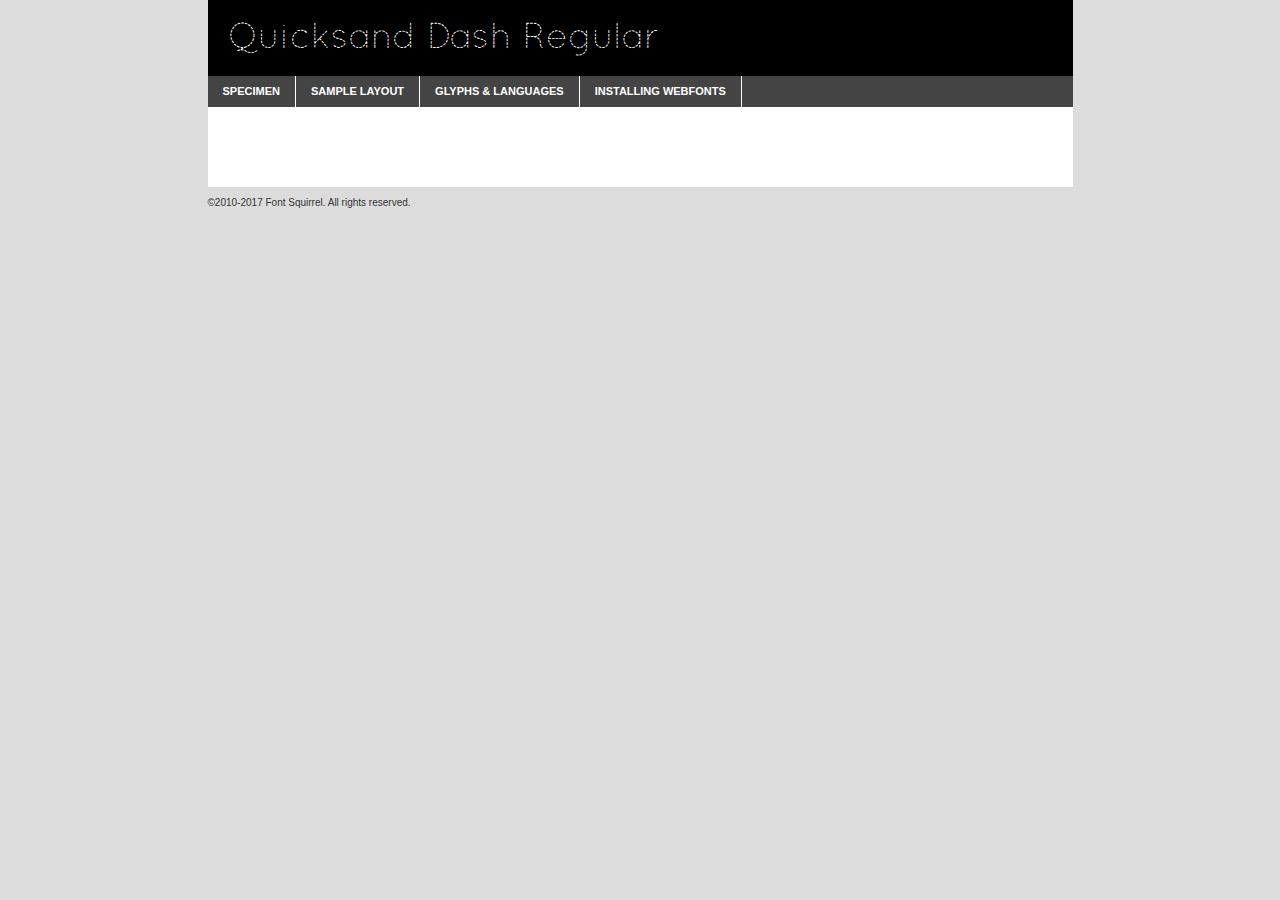
<file: font/quicksand_dash-demo.html>
<!DOCTYPE html PUBLIC "-//W3C//DTD XHTML 1.0 Transitional//EN"
	"http://www.w3.org/TR/xhtml1/DTD/xhtml1-transitional.dtd">

<html xmlns="http://www.w3.org/1999/xhtml" xml:lang="en" lang="en">
<head>
	<meta http-equiv="Content-Type" content="text/html; charset=utf-8" />
	<script src="http://ajax.googleapis.com/ajax/libs/jquery/1.7.2/jquery.min.js" type="text/javascript" charset="utf-8"></script>
	<script type="text/javascript">
	(function($){$.fn.easyTabs=function(option){var param=jQuery.extend({fadeSpeed:"fast",defaultContent:1,activeClass:'active'},option);$(this).each(function(){var thisId="#"+this.id;if(param.defaultContent==''){param.defaultContent=1;}
	if(typeof param.defaultContent=="number")
	{var defaultTab=$(thisId+" .tabs li:eq("+(param.defaultContent-1)+") a").attr('href').substr(1);}else{var defaultTab=param.defaultContent;}
	$(thisId+" .tabs li a").each(function(){var tabToHide=$(this).attr('href').substr(1);$("#"+tabToHide).addClass('easytabs-tab-content');});hideAll();changeContent(defaultTab);function hideAll(){$(thisId+" .easytabs-tab-content").hide();}
	function changeContent(tabId){hideAll();$(thisId+" .tabs li").removeClass(param.activeClass);$(thisId+" .tabs li a[href=#"+tabId+"]").closest('li').addClass(param.activeClass);if(param.fadeSpeed!="none")
	{$(thisId+" #"+tabId).fadeIn(param.fadeSpeed);}else{$(thisId+" #"+tabId).show();}}
	$(thisId+" .tabs li").click(function(){var tabId=$(this).find('a').attr('href').substr(1);changeContent(tabId);return false;});});}})(jQuery);
	</script>
	<link rel="stylesheet" href="specimen_files/specimen_stylesheet.css" type="text/css" charset="utf-8" />
	<link rel="stylesheet" href="stylesheet.css" type="text/css" charset="utf-8" />

	<style type="text/css">
					body{
				font-family: 'quicksanddash';
							}
		</style>

	<title>Quicksand Dash Regular Specimen</title>
	
	
	<script type="text/javascript" charset="utf-8">
		$(document).ready(function() {
			$('#container').easyTabs({defaultContent:1});
		});
	</script>
</head>

<body>
<div id="container">
	<div id="header">
		Quicksand Dash Regular	</div>
	<ul class="tabs">
		<li><a href="#specimen">Specimen</a></li>
		<li><a href="#layout">Sample Layout</a></li>
				<li><a href="#glyphs">Glyphs &amp; Languages</a></li>
		<li><a href="#installing">Installing Webfonts</a></li>
		
	</ul>
	
	<div id="main_content">

		
			<div id="specimen">
		
				<div class="section">
					<div class="grid12 firstcol">
						<div class="huge">AaBb</div>
					</div>
				</div>
		
				<div class="section">
					<div class="glyph_range">A&#x200B;B&#x200b;C&#x200b;D&#x200b;E&#x200b;F&#x200b;G&#x200b;H&#x200b;I&#x200b;J&#x200b;K&#x200b;L&#x200b;M&#x200b;N&#x200b;O&#x200b;P&#x200b;Q&#x200b;R&#x200b;S&#x200b;T&#x200b;U&#x200b;V&#x200b;W&#x200b;X&#x200b;Y&#x200b;Z&#x200b;a&#x200b;b&#x200b;c&#x200b;d&#x200b;e&#x200b;f&#x200b;g&#x200b;h&#x200b;i&#x200b;j&#x200b;k&#x200b;l&#x200b;m&#x200b;n&#x200b;o&#x200b;p&#x200b;q&#x200b;r&#x200b;s&#x200b;t&#x200b;u&#x200b;v&#x200b;w&#x200b;x&#x200b;y&#x200b;z&#x200b;1&#x200b;2&#x200b;3&#x200b;4&#x200b;5&#x200b;6&#x200b;7&#x200b;8&#x200b;9&#x200b;0&#x200b;&amp;&#x200b;.&#x200b;,&#x200b;?&#x200b;!&#x200b;&#64;&#x200b;(&#x200b;)&#x200b;#&#x200b;$&#x200b;%&#x200b;*&#x200b;+&#x200b;-&#x200b;=&#x200b;:&#x200b;;</div>
				</div>
				<div class="section">
					<div class="grid12 firstcol">
						<table class="sample_table">
							<tr><td>10</td><td class="size10">abcdefghijklmnopqrstuvwxyzABCDEFGHIJKLMNOPQRSTUVWXYZ0123456789abcdefghijklmnopqrstuvwxyzABCDEFGHIJKLMNOPQRSTUVWXYZ0123456789abcdefghijklmnopqrstuvwxyzABCDEFGHIJKLMNOPQRSTUVWXYZ</td></tr>
							<tr><td>11</td><td class="size11">abcdefghijklmnopqrstuvwxyzABCDEFGHIJKLMNOPQRSTUVWXYZ0123456789abcdefghijklmnopqrstuvwxyzABCDEFGHIJKLMNOPQRSTUVWXYZ0123456789abcdefghijklmnopqrstuvwxyzABCDEFGHIJKLMNOPQRSTUVWXYZ</td></tr>
							<tr><td>12</td><td class="size12">abcdefghijklmnopqrstuvwxyzABCDEFGHIJKLMNOPQRSTUVWXYZ0123456789abcdefghijklmnopqrstuvwxyzABCDEFGHIJKLMNOPQRSTUVWXYZ0123456789abcdefghijklmnopqrstuvwxyzABCDEFGHIJKLMNOPQRSTUVWXYZ</td></tr>
							<tr><td>13</td><td class="size13">abcdefghijklmnopqrstuvwxyzABCDEFGHIJKLMNOPQRSTUVWXYZ0123456789abcdefghijklmnopqrstuvwxyzABCDEFGHIJKLMNOPQRSTUVWXYZ0123456789abcdefghijklmnopqrstuvwxyzABCDEFGHIJKLMNOPQRSTUVWXYZ</td></tr>
							<tr><td>14</td><td class="size14">abcdefghijklmnopqrstuvwxyzABCDEFGHIJKLMNOPQRSTUVWXYZ0123456789abcdefghijklmnopqrstuvwxyzABCDEFGHIJKLMNOPQRSTUVWXYZ0123456789abcdefghijklmnopqrstuvwxyzABCDEFGHIJKLMNOPQRSTUVWXYZ</td></tr>
							<tr><td>16</td><td class="size16">abcdefghijklmnopqrstuvwxyzABCDEFGHIJKLMNOPQRSTUVWXYZ0123456789abcdefghijklmnopqrstuvwxyzABCDEFGHIJKLMNOPQRSTUVWXYZ</td></tr>
							<tr><td>18</td><td class="size18">abcdefghijklmnopqrstuvwxyzABCDEFGHIJKLMNOPQRSTUVWXYZ0123456789abcdefghijklmnopqrstuvwxyzABCDEFGHIJKLMNOPQRSTUVWXYZ</td></tr>
							<tr><td>20</td><td class="size20">abcdefghijklmnopqrstuvwxyzABCDEFGHIJKLMNOPQRSTUVWXYZ0123456789abcdefghijklmnopqrstuvwxyzABCDEFGHIJKLMNOPQRSTUVWXYZ</td></tr>
							<tr><td>24</td><td class="size24">abcdefghijklmnopqrstuvwxyzABCDEFGHIJKLMNOPQRSTUVWXYZ0123456789abcdefghijklmnopqrstuvwxyzABCDEFGHIJKLMNOPQRSTUVWXYZ</td></tr>
							<tr><td>30</td><td class="size30">abcdefghijklmnopqrstuvwxyzABCDEFGHIJKLMNOPQRSTUVWXYZ0123456789abcdefghijklmnopqrstuvwxyzABCDEFGHIJKLMNOPQRSTUVWXYZ</td></tr>
							<tr><td>36</td><td class="size36">abcdefghijklmnopqrstuvwxyzABCDEFGHIJKLMNOPQRSTUVWXYZ0123456789abcdefghijklmnopqrstuvwxyzABCDEFGHIJKLMNOPQRSTUVWXYZ</td></tr>
							<tr><td>48</td><td class="size48">abcdefghijklmnopqrstuvwxyzABCDEFGHIJKLMNOPQRSTUVWXYZ0123456789abcdefghijklmnopqrstuvwxyzABCDEFGHIJKLMNOPQRSTUVWXYZ</td></tr>
							<tr><td>60</td><td class="size60">abcdefghijklmnopqrstuvwxyzABCDEFGHIJKLMNOPQRSTUVWXYZ0123456789abcdefghijklmnopqrstuvwxyzABCDEFGHIJKLMNOPQRSTUVWXYZ</td></tr>
							<tr><td>72</td><td class="size72">abcdefghijklmnopqrstuvwxyzABCDEFGHIJKLMNOPQRSTUVWXYZ0123456789abcdefghijklmnopqrstuvwxyzABCDEFGHIJKLMNOPQRSTUVWXYZ</td></tr>
							<tr><td>90</td><td class="size90">abcdefghijklmnopqrstuvwxyzABCDEFGHIJKLMNOPQRSTUVWXYZ0123456789abcdefghijklmnopqrstuvwxyzABCDEFGHIJKLMNOPQRSTUVWXYZ</td></tr>
						</table>
				
					</div>
			
				</div>
		
		
		
								<div class="section" id="bodycomparison">


										<div id="xheight">
				<div class="fontbody">&#x25FC;&#x25FC;&#x25FC;&#x25FC;&#x25FC;&#x25FC;&#x25FC;&#x25FC;&#x25FC;&#x25FC;&#x25FC;&#x25FC;&#x25FC;&#x25FC;&#x25FC;&#x25FC;&#x25FC;&#x25FC;&#x25FC;&#x25FC;&#x25FC;&#x25FC;&#x25FC;&#x25FC;&#x25FC;&#x25FC;&#x25FC;&#x25FC;&#x25FC;&#x25FC;&#x25FC;&#x25FC;&#x25FC;&#x25FC;&#x25FC;&#x25FC;&#x25FC;&#x25FC;&#x25FC;&#x25FC;&#x25FC;&#x25FC;&#x25FC;&#x25FC;&#x25FC;&#x25FC;&#x25FC;&#x25FC;&#x25FC;&#x25FC;&#x25FC;&#x25FC;&#x25FC;&#x25FC;&#x25FC;&#x25FC;&#x25FC;&#x25FC;&#x25FC;&#x25FC;&#x25FC;&#x25FC;&#x25FC;&#x25FC;&#x25FC;&#x25FC;&#x25FC;&#x25FC;&#x25FC;&#x25FC;&#x25FC;&#x25FC;&#x25FC;&#x25FC;&#x25FC;&#x25FC;&#x25FC;&#x25FC;&#x25FC;&#x25FC;&#x25FC;&#x25FC;&#x25FC;&#x25FC;&#x25FC;&#x25FC;&#x25FC;&#x25FC;&#x25FC;&#x25FC;&#x25FC;&#x25FC;&#x25FC;&#x25FC;&#x25FC;&#x25FC;&#x25FC;&#x25FC;&#x25FC;body</div><div class="arialbody">body</div><div class="verdanabody">body</div><div class="georgiabody">body</div></div>
										<div class="fontbody" style="z-index:1">
											body<span>Quicksand Dash Regular</span>
										</div>
										<div class="arialbody" style="z-index:1">
											body<span>Arial</span>
										</div>
										<div class="verdanabody" style="z-index:1">
											body<span>Verdana</span>
										</div>
										<div class="georgiabody" style="z-index:1">
											body<span>Georgia</span>
										</div>



								</div>
		
		
				<div class="section psample psample_row1" id="">
					
					<div class="grid2 firstcol">
						<p class="size10"><span>10.</span>Aenean lacinia bibendum nulla sed consectetur. Fusce dapibus, tellus ac cursus commodo, tortor mauris condimentum nibh, ut fermentum massa justo sit amet risus. Nullam id dolor id nibh ultricies vehicula ut id elit. Cum sociis natoque penatibus et magnis dis parturient montes, nascetur ridiculus mus. Nulla vitae elit libero, a pharetra augue.</p>
			
					</div>
					<div class="grid3">
						<p class="size11"><span>11.</span>Aenean lacinia bibendum nulla sed consectetur. Fusce dapibus, tellus ac cursus commodo, tortor mauris condimentum nibh, ut fermentum massa justo sit amet risus. Nullam id dolor id nibh ultricies vehicula ut id elit. Cum sociis natoque penatibus et magnis dis parturient montes, nascetur ridiculus mus. Nulla vitae elit libero, a pharetra augue.</p>
			
					</div>
					<div class="grid3">
						<p class="size12"><span>12.</span>Aenean lacinia bibendum nulla sed consectetur. Fusce dapibus, tellus ac cursus commodo, tortor mauris condimentum nibh, ut fermentum massa justo sit amet risus. Nullam id dolor id nibh ultricies vehicula ut id elit. Cum sociis natoque penatibus et magnis dis parturient montes, nascetur ridiculus mus. Nulla vitae elit libero, a pharetra augue.</p>
			
					</div>
					<div class="grid4">
						<p class="size13"><span>13.</span>Aenean lacinia bibendum nulla sed consectetur. Fusce dapibus, tellus ac cursus commodo, tortor mauris condimentum nibh, ut fermentum massa justo sit amet risus. Nullam id dolor id nibh ultricies vehicula ut id elit. Cum sociis natoque penatibus et magnis dis parturient montes, nascetur ridiculus mus. Nulla vitae elit libero, a pharetra augue.</p>
			
					</div>
					<div class="white_blend"></div>
					
				</div>
				<div class="section psample psample_row2" id="">
					<div class="grid3 firstcol">
						<p class="size14"><span>14.</span>Aenean lacinia bibendum nulla sed consectetur. Fusce dapibus, tellus ac cursus commodo, tortor mauris condimentum nibh, ut fermentum massa justo sit amet risus. Nullam id dolor id nibh ultricies vehicula ut id elit. Cum sociis natoque penatibus et magnis dis parturient montes, nascetur ridiculus mus. Nulla vitae elit libero, a pharetra augue.</p>
			
					</div>
					<div class="grid4">
						<p class="size16"><span>16.</span>Aenean lacinia bibendum nulla sed consectetur. Fusce dapibus, tellus ac cursus commodo, tortor mauris condimentum nibh, ut fermentum massa justo sit amet risus. Nullam id dolor id nibh ultricies vehicula ut id elit. Cum sociis natoque penatibus et magnis dis parturient montes, nascetur ridiculus mus. Nulla vitae elit libero, a pharetra augue.</p>
			
					</div>
					<div class="grid5">
						<p class="size18"><span>18.</span>Aenean lacinia bibendum nulla sed consectetur. Fusce dapibus, tellus ac cursus commodo, tortor mauris condimentum nibh, ut fermentum massa justo sit amet risus. Nullam id dolor id nibh ultricies vehicula ut id elit. Cum sociis natoque penatibus et magnis dis parturient montes, nascetur ridiculus mus. Nulla vitae elit libero, a pharetra augue.</p>
			
					</div>

					<div class="white_blend"></div>

				</div>
				
				<div class="section psample psample_row3" id="">
					<div class="grid5 firstcol">
						<p class="size20"><span>20.</span>Aenean lacinia bibendum nulla sed consectetur. Fusce dapibus, tellus ac cursus commodo, tortor mauris condimentum nibh, ut fermentum massa justo sit amet risus. Nullam id dolor id nibh ultricies vehicula ut id elit. Cum sociis natoque penatibus et magnis dis parturient montes, nascetur ridiculus mus. Nulla vitae elit libero, a pharetra augue.</p>
					</div>
					<div class="grid7">
						<p class="size24"><span>24.</span>Aenean lacinia bibendum nulla sed consectetur. Fusce dapibus, tellus ac cursus commodo, tortor mauris condimentum nibh, ut fermentum massa justo sit amet risus. Nullam id dolor id nibh ultricies vehicula ut id elit. Cum sociis natoque penatibus et magnis dis parturient montes, nascetur ridiculus mus. Nulla vitae elit libero, a pharetra augue.</p>
					</div>
					
					<div class="white_blend"></div>
					
				</div>
				
				<div class="section psample psample_row4" id="">
					<div class="grid12 firstcol">
						<p class="size30"><span>30.</span>Aenean lacinia bibendum nulla sed consectetur. Fusce dapibus, tellus ac cursus commodo, tortor mauris condimentum nibh, ut fermentum massa justo sit amet risus. Nullam id dolor id nibh ultricies vehicula ut id elit. Cum sociis natoque penatibus et magnis dis parturient montes, nascetur ridiculus mus. Nulla vitae elit libero, a pharetra augue.</p>
					</div>
					<div class="white_blend"></div>
					
				</div>
				
				
				
				<div class="section psample psample_row1 fullreverse">
					<div class="grid2 firstcol">
						<p class="size10"><span>10.</span>Aenean lacinia bibendum nulla sed consectetur. Fusce dapibus, tellus ac cursus commodo, tortor mauris condimentum nibh, ut fermentum massa justo sit amet risus. Nullam id dolor id nibh ultricies vehicula ut id elit. Cum sociis natoque penatibus et magnis dis parturient montes, nascetur ridiculus mus. Nulla vitae elit libero, a pharetra augue.</p>
			
					</div>
					<div class="grid3">
						<p class="size11"><span>11.</span>Aenean lacinia bibendum nulla sed consectetur. Fusce dapibus, tellus ac cursus commodo, tortor mauris condimentum nibh, ut fermentum massa justo sit amet risus. Nullam id dolor id nibh ultricies vehicula ut id elit. Cum sociis natoque penatibus et magnis dis parturient montes, nascetur ridiculus mus. Nulla vitae elit libero, a pharetra augue.</p>
			
					</div>
					<div class="grid3">
						<p class="size12"><span>12.</span>Aenean lacinia bibendum nulla sed consectetur. Fusce dapibus, tellus ac cursus commodo, tortor mauris condimentum nibh, ut fermentum massa justo sit amet risus. Nullam id dolor id nibh ultricies vehicula ut id elit. Cum sociis natoque penatibus et magnis dis parturient montes, nascetur ridiculus mus. Nulla vitae elit libero, a pharetra augue.</p>
			
					</div>
					<div class="grid4">
						<p class="size13"><span>13.</span>Aenean lacinia bibendum nulla sed consectetur. Fusce dapibus, tellus ac cursus commodo, tortor mauris condimentum nibh, ut fermentum massa justo sit amet risus. Nullam id dolor id nibh ultricies vehicula ut id elit. Cum sociis natoque penatibus et magnis dis parturient montes, nascetur ridiculus mus. Nulla vitae elit libero, a pharetra augue.</p>
			
					</div>
					<div class="black_blend"></div>
					
				</div>
				
				<div class="section psample psample_row2 fullreverse">
					<div class="grid3 firstcol">
						<p class="size14"><span>14.</span>Aenean lacinia bibendum nulla sed consectetur. Fusce dapibus, tellus ac cursus commodo, tortor mauris condimentum nibh, ut fermentum massa justo sit amet risus. Nullam id dolor id nibh ultricies vehicula ut id elit. Cum sociis natoque penatibus et magnis dis parturient montes, nascetur ridiculus mus. Nulla vitae elit libero, a pharetra augue.</p>
			
					</div>
					<div class="grid4">
						<p class="size16"><span>16.</span>Aenean lacinia bibendum nulla sed consectetur. Fusce dapibus, tellus ac cursus commodo, tortor mauris condimentum nibh, ut fermentum massa justo sit amet risus. Nullam id dolor id nibh ultricies vehicula ut id elit. Cum sociis natoque penatibus et magnis dis parturient montes, nascetur ridiculus mus. Nulla vitae elit libero, a pharetra augue.</p>
			
					</div>
					<div class="grid5">
						<p class="size18"><span>18.</span>Aenean lacinia bibendum nulla sed consectetur. Fusce dapibus, tellus ac cursus commodo, tortor mauris condimentum nibh, ut fermentum massa justo sit amet risus. Nullam id dolor id nibh ultricies vehicula ut id elit. Cum sociis natoque penatibus et magnis dis parturient montes, nascetur ridiculus mus. Nulla vitae elit libero, a pharetra augue.</p>
			
					</div>
					<div class="black_blend"></div>

				</div>
				
				<div class="section psample fullreverse psample_row3" id="">
					<div class="grid5 firstcol">
						<p class="size20"><span>20.</span>Aenean lacinia bibendum nulla sed consectetur. Fusce dapibus, tellus ac cursus commodo, tortor mauris condimentum nibh, ut fermentum massa justo sit amet risus. Nullam id dolor id nibh ultricies vehicula ut id elit. Cum sociis natoque penatibus et magnis dis parturient montes, nascetur ridiculus mus. Nulla vitae elit libero, a pharetra augue.</p>
					</div>
					<div class="grid7">
						<p class="size24"><span>24.</span>Aenean lacinia bibendum nulla sed consectetur. Fusce dapibus, tellus ac cursus commodo, tortor mauris condimentum nibh, ut fermentum massa justo sit amet risus. Nullam id dolor id nibh ultricies vehicula ut id elit. Cum sociis natoque penatibus et magnis dis parturient montes, nascetur ridiculus mus. Nulla vitae elit libero, a pharetra augue.</p>
					</div>
					
					<div class="black_blend"></div>
					
				</div>
				
				<div class="section psample fullreverse psample_row4" id="" style="border-bottom: 20px #000 solid;">
					<div class="grid12 firstcol">
						<p class="size30"><span>30.</span>Aenean lacinia bibendum nulla sed consectetur. Fusce dapibus, tellus ac cursus commodo, tortor mauris condimentum nibh, ut fermentum massa justo sit amet risus. Nullam id dolor id nibh ultricies vehicula ut id elit. Cum sociis natoque penatibus et magnis dis parturient montes, nascetur ridiculus mus. Nulla vitae elit libero, a pharetra augue.</p>
					</div>
					<div class="black_blend"></div>
					
				</div>
				
				
				
				
			</div>
			
			<div id="layout">
				
				<div class="section">
					
					<div class="grid12 firstcol">
						<h1>Lorem Ipsum Dolor</h1>
						<h2>Etiam porta sem malesuada magna mollis euismod</h2>
						
						<p class="byline">By <a href="#link">Aenean Lacinia</a></p>
					</div>
				</div>
				<div class="section">
					<div class="grid8 firstcol">
						<p class="large">Donec sed odio dui. Morbi leo risus, porta ac consectetur ac, vestibulum at eros. Fusce dapibus, tellus ac cursus commodo, tortor mauris condimentum nibh, ut fermentum massa justo sit amet risus. </p>

						
						<h3>Pellentesque ornare sem</h3>

						<p>Maecenas sed diam eget risus varius blandit sit amet non magna. Maecenas faucibus mollis interdum. Donec ullamcorper nulla non metus auctor fringilla. Nullam id dolor id nibh ultricies vehicula ut id elit. Nullam id dolor id nibh ultricies vehicula ut id elit. </p>

						<p>Aenean eu leo quam. Pellentesque ornare sem lacinia quam venenatis vestibulum. Lorem ipsum dolor sit amet, consectetur adipiscing elit. Cum sociis natoque penatibus et magnis dis parturient montes, nascetur ridiculus mus. </p>

						<p>Nulla vitae elit libero, a pharetra augue. Praesent commodo cursus magna, vel scelerisque nisl consectetur et. Aenean lacinia bibendum nulla sed consectetur. </p>

						<p>Nullam quis risus eget urna mollis ornare vel eu leo. Nullam quis risus eget urna mollis ornare vel eu leo. Maecenas sed diam eget risus varius blandit sit amet non magna. Donec ullamcorper nulla non metus auctor fringilla. </p>

						<h3>Cras mattis consectetur</h3>

						<p>Aenean eu leo quam. Pellentesque ornare sem lacinia quam venenatis vestibulum. Aenean lacinia bibendum nulla sed consectetur. Integer posuere erat a ante venenatis dapibus posuere velit aliquet. Cras mattis consectetur purus sit amet fermentum. </p>

						<p>Nullam id dolor id nibh ultricies vehicula ut id elit. Nullam quis risus eget urna mollis ornare vel eu leo. Cras mattis consectetur purus sit amet fermentum.</p>
					</div>
					
					<div class="grid4 sidebar">
						
						<div class="box reverse">
							<p class="last">Nullam quis risus eget urna mollis ornare vel eu leo. Donec ullamcorper nulla non metus auctor fringilla. Cras mattis consectetur purus sit amet fermentum. Sed posuere consectetur est at lobortis. Lorem ipsum dolor sit amet, consectetur adipiscing elit. </p>
						</div>
						
						<p class="caption">Maecenas sed diam eget risus varius.</p>

						<p>Vestibulum id ligula porta felis euismod semper. Integer posuere erat a ante venenatis dapibus posuere velit aliquet. Vestibulum id ligula porta felis euismod semper. Sed posuere consectetur est at lobortis. Maecenas sed diam eget risus varius blandit sit amet non magna. Fusce dapibus, tellus ac cursus commodo, tortor mauris condimentum nibh, ut fermentum massa justo sit amet risus. </p>

					

						<p>Duis mollis, est non commodo luctus, nisi erat porttitor ligula, eget lacinia odio sem nec elit. Aenean lacinia bibendum nulla sed consectetur. Vivamus sagittis lacus vel augue laoreet rutrum faucibus dolor auctor. Aenean lacinia bibendum nulla sed consectetur. Nullam quis risus eget urna mollis ornare vel eu leo. </p>

						<p>Praesent commodo cursus magna, vel scelerisque nisl consectetur et. Donec ullamcorper nulla non metus auctor fringilla. Maecenas faucibus mollis interdum. Fusce dapibus, tellus ac cursus commodo, tortor mauris condimentum nibh, ut fermentum massa justo sit amet risus. </p>

					</div>
				</div>
				
			</div>


			



		<div id="glyphs">
			<div class="section">
				<div class="grid12 firstcol">
			
				<h1>Language Support</h1>
				<p>The subset of Quicksand Dash Regular in this kit supports the following languages:<br />
			
					English, Arrernte, Bislama, Cebuano, Fijian, Gilbertese, Hmong, Ibanag, Iloko_ilokano, Interglossa_glosa, Interlingua, Lojban, Norfolk_pitcairnese, Oromo, Rotokas, Seychelles_creole, Shona, Somali, Southern_ndebele, Swahili, Swati_swazi, Tok_pisin, Warlpiri, Xhosa, Zulu, Latinbasic, Demo				</p>
				<h1>Glyph Chart</h1>
				<p>The subset of Quicksand Dash Regular in this kit includes all the glyphs listed below. Unicode entities are included above each glyph to help you insert individual characters into your layout.</p>
				<div id="glyph_chart">
			
																														 <div><p>&amp;#32;</p>&#32;</div>
																				 <div><p>&amp;#33;</p>&#33;</div>
																				 <div><p>&amp;#34;</p>&#34;</div>
																				 <div><p>&amp;#35;</p>&#35;</div>
																				 <div><p>&amp;#36;</p>&#36;</div>
																				 <div><p>&amp;#38;</p>&#38;</div>
																				 <div><p>&amp;#39;</p>&#39;</div>
																				 <div><p>&amp;#40;</p>&#40;</div>
																				 <div><p>&amp;#41;</p>&#41;</div>
																				 <div><p>&amp;#42;</p>&#42;</div>
																				 <div><p>&amp;#43;</p>&#43;</div>
																				 <div><p>&amp;#44;</p>&#44;</div>
																				 <div><p>&amp;#45;</p>&#45;</div>
																				 <div><p>&amp;#46;</p>&#46;</div>
																				 <div><p>&amp;#47;</p>&#47;</div>
																				 <div><p>&amp;#48;</p>&#48;</div>
																				 <div><p>&amp;#49;</p>&#49;</div>
																				 <div><p>&amp;#50;</p>&#50;</div>
																				 <div><p>&amp;#51;</p>&#51;</div>
																				 <div><p>&amp;#52;</p>&#52;</div>
																				 <div><p>&amp;#53;</p>&#53;</div>
																				 <div><p>&amp;#54;</p>&#54;</div>
																				 <div><p>&amp;#55;</p>&#55;</div>
																				 <div><p>&amp;#56;</p>&#56;</div>
																				 <div><p>&amp;#57;</p>&#57;</div>
																				 <div><p>&amp;#58;</p>&#58;</div>
																				 <div><p>&amp;#59;</p>&#59;</div>
																				 <div><p>&amp;#60;</p>&#60;</div>
																				 <div><p>&amp;#61;</p>&#61;</div>
																				 <div><p>&amp;#62;</p>&#62;</div>
																				 <div><p>&amp;#63;</p>&#63;</div>
																				 <div><p>&amp;#64;</p>&#64;</div>
																				 <div><p>&amp;#65;</p>&#65;</div>
																				 <div><p>&amp;#66;</p>&#66;</div>
																				 <div><p>&amp;#67;</p>&#67;</div>
																				 <div><p>&amp;#68;</p>&#68;</div>
																				 <div><p>&amp;#69;</p>&#69;</div>
																				 <div><p>&amp;#70;</p>&#70;</div>
																				 <div><p>&amp;#71;</p>&#71;</div>
																				 <div><p>&amp;#72;</p>&#72;</div>
																				 <div><p>&amp;#73;</p>&#73;</div>
																				 <div><p>&amp;#74;</p>&#74;</div>
																				 <div><p>&amp;#75;</p>&#75;</div>
																				 <div><p>&amp;#76;</p>&#76;</div>
																				 <div><p>&amp;#77;</p>&#77;</div>
																				 <div><p>&amp;#78;</p>&#78;</div>
																				 <div><p>&amp;#79;</p>&#79;</div>
																				 <div><p>&amp;#80;</p>&#80;</div>
																				 <div><p>&amp;#81;</p>&#81;</div>
																				 <div><p>&amp;#82;</p>&#82;</div>
																				 <div><p>&amp;#83;</p>&#83;</div>
																				 <div><p>&amp;#84;</p>&#84;</div>
																				 <div><p>&amp;#85;</p>&#85;</div>
																				 <div><p>&amp;#86;</p>&#86;</div>
																				 <div><p>&amp;#87;</p>&#87;</div>
																				 <div><p>&amp;#88;</p>&#88;</div>
																				 <div><p>&amp;#89;</p>&#89;</div>
																				 <div><p>&amp;#90;</p>&#90;</div>
																				 <div><p>&amp;#91;</p>&#91;</div>
																				 <div><p>&amp;#92;</p>&#92;</div>
																				 <div><p>&amp;#93;</p>&#93;</div>
																				 <div><p>&amp;#95;</p>&#95;</div>
																				 <div><p>&amp;#97;</p>&#97;</div>
																				 <div><p>&amp;#98;</p>&#98;</div>
																				 <div><p>&amp;#99;</p>&#99;</div>
																				 <div><p>&amp;#100;</p>&#100;</div>
																				 <div><p>&amp;#101;</p>&#101;</div>
																				 <div><p>&amp;#102;</p>&#102;</div>
																				 <div><p>&amp;#103;</p>&#103;</div>
																				 <div><p>&amp;#104;</p>&#104;</div>
																				 <div><p>&amp;#105;</p>&#105;</div>
																				 <div><p>&amp;#106;</p>&#106;</div>
																				 <div><p>&amp;#107;</p>&#107;</div>
																				 <div><p>&amp;#108;</p>&#108;</div>
																				 <div><p>&amp;#109;</p>&#109;</div>
																				 <div><p>&amp;#110;</p>&#110;</div>
																				 <div><p>&amp;#111;</p>&#111;</div>
																				 <div><p>&amp;#112;</p>&#112;</div>
																				 <div><p>&amp;#113;</p>&#113;</div>
																				 <div><p>&amp;#114;</p>&#114;</div>
																				 <div><p>&amp;#115;</p>&#115;</div>
																				 <div><p>&amp;#116;</p>&#116;</div>
																				 <div><p>&amp;#117;</p>&#117;</div>
																				 <div><p>&amp;#118;</p>&#118;</div>
																				 <div><p>&amp;#119;</p>&#119;</div>
																				 <div><p>&amp;#120;</p>&#120;</div>
																				 <div><p>&amp;#121;</p>&#121;</div>
																				 <div><p>&amp;#122;</p>&#122;</div>
																				 <div><p>&amp;#123;</p>&#123;</div>
																				 <div><p>&amp;#124;</p>&#124;</div>
																				 <div><p>&amp;#125;</p>&#125;</div>
																				 <div><p>&amp;#126;</p>&#126;</div>
																				 <div><p>&amp;#160;</p>&#160;</div>
																				 <div><p>&amp;#173;</p>&#173;</div>
																				 <div><p>&amp;#732;</p>&#732;</div>
																				 <div><p>&amp;#8192;</p>&#8192;</div>
																				 <div><p>&amp;#8193;</p>&#8193;</div>
																				 <div><p>&amp;#8194;</p>&#8194;</div>
																				 <div><p>&amp;#8195;</p>&#8195;</div>
																				 <div><p>&amp;#8196;</p>&#8196;</div>
																				 <div><p>&amp;#8197;</p>&#8197;</div>
																				 <div><p>&amp;#8198;</p>&#8198;</div>
																				 <div><p>&amp;#8199;</p>&#8199;</div>
																				 <div><p>&amp;#8200;</p>&#8200;</div>
																				 <div><p>&amp;#8201;</p>&#8201;</div>
																				 <div><p>&amp;#8202;</p>&#8202;</div>
																				 <div><p>&amp;#8208;</p>&#8208;</div>
																				 <div><p>&amp;#8209;</p>&#8209;</div>
																				 <div><p>&amp;#8210;</p>&#8210;</div>
																				 <div><p>&amp;#8211;</p>&#8211;</div>
																				 <div><p>&amp;#8212;</p>&#8212;</div>
																				 <div><p>&amp;#8216;</p>&#8216;</div>
																				 <div><p>&amp;#8217;</p>&#8217;</div>
																				 <div><p>&amp;#8218;</p>&#8218;</div>
																				 <div><p>&amp;#8220;</p>&#8220;</div>
																				 <div><p>&amp;#8221;</p>&#8221;</div>
																				 <div><p>&amp;#8239;</p>&#8239;</div>
																				 <div><p>&amp;#8287;</p>&#8287;</div>
																				 <div><p>&amp;#9724;</p>&#9724;</div>
																																						</div>	
				</div>
		
		
			</div>
		</div>
		
		
		<div id="specs">
			
		</div>
	
		<div id="installing">
			<div class="section">
				<div class="grid7 firstcol">
					<h1>Installing Webfonts</h1>
					
					<p>Webfonts are supported by all major browser platforms but not all in the same way. There are currently four different font formats that must be included in order to target all browsers. This includes TTF, WOFF, EOT and SVG.</p>
					
					<h2>1. Upload your webfonts</h2>
					<p>You must upload your webfont kit to your website. They should be in or near the same directory as your CSS files.</p>
					
					<h2>2. Include the webfont stylesheet</h2>
					<p>A special CSS @font-face declaration helps the various browsers select the appropriate font it needs without causing you a bunch of headaches. Learn more about this syntax by reading the <a href="https://www.fontspring.com/blog/further-hardening-of-the-bulletproof-syntax">Fontspring blog post</a> about it. The code for it is as follows:</p>


<code>
@font-face{ 
	font-family: 'MyWebFont';
	src: url('WebFont.eot');
	src: url('WebFont.eot?#iefix') format('embedded-opentype'),
	     url('WebFont.woff') format('woff'),
	     url('WebFont.ttf') format('truetype'),
	     url('WebFont.svg#webfont') format('svg');
}
</code>

	<p>We've already gone ahead and generated the code for you. All you have to do is link to the stylesheet in your HTML, like this:</p>
	<code>&lt;link rel=&quot;stylesheet&quot; href=&quot;stylesheet.css&quot; type=&quot;text/css&quot; charset=&quot;utf-8&quot; /&gt;</code>

					<h2>3. Modify your own stylesheet</h2>
					<p>To take advantage of your new fonts, you must tell your stylesheet to use them. Look at the original @font-face declaration above and find the property called "font-family." The name linked there will be what you use to reference the font. Prepend that webfont name to the font stack in the "font-family" property, inside the selector you want to change. For example:</p>
<code>p { font-family: 'WebFont', Arial, sans-serif; }</code>

<h2>4. Test</h2>
<p>Getting webfonts to work cross-browser <em>can</em> be tricky. Use the information in the sidebar to help you if you find that fonts aren't loading in a particular browser.</p>
				</div>
				
				<div class="grid5 sidebar">
					<div class="box">
						<h2>Troubleshooting<br />Font-Face Problems</h2>
						<p>Having trouble getting your webfonts to load in your new website? Here are some tips to sort out what might be the problem.</p>

						<h3>Fonts not showing in any browser</h3>

						<p>This sounds like you need to work on the plumbing. You either did not upload the fonts to the correct directory, or you did not link the fonts properly in the CSS. If you've confirmed that all this is correct and you still have a problem, take a look at your .htaccess file and see if requests are getting intercepted.</p>

						<h3>Fonts not loading in iPhone or iPad</h3>

						<p>The most common problem here is that you are serving the fonts from an IIS server. IIS refuses to serve files that have unknown MIME types. If that is the case, you must set the MIME type for SVG to "image/svg+xml" in the server settings. Follow these instructions from Microsoft if you need help.</p>

						<h3>Fonts not loading in Firefox</h3>

						<p>The primary reason for this failure? You are still using a version Firefox older than 3.5. So upgrade already! If that isn't it, then you are very likely serving fonts from a different domain. Firefox requires that all font assets be served from the same domain. Lastly it is possible that you need to add WOFF to your list of MIME types (if you are serving via IIS.)</p>

						<h3>Fonts not loading in IE</h3>

						<p>Are you looking at Internet Explorer on an actual Windows machine or are you cheating by using a service like Adobe BrowserLab? Many of these screenshot services do not render @font-face for IE. Best to test it on a real machine.</p>

						<h3>Fonts not loading in IE9</h3>

						<p>IE9, like Firefox, requires that fonts be served from the same domain as the website. Make sure that is the case.</p>
					</div>
				</div>
			</div>
			
		</div>
	
	</div>
	<div id="footer">
		<p>&copy;2010-2017 Font Squirrel. All rights reserved.</p>
	</div>
</div>
</body>
</html>
</file>
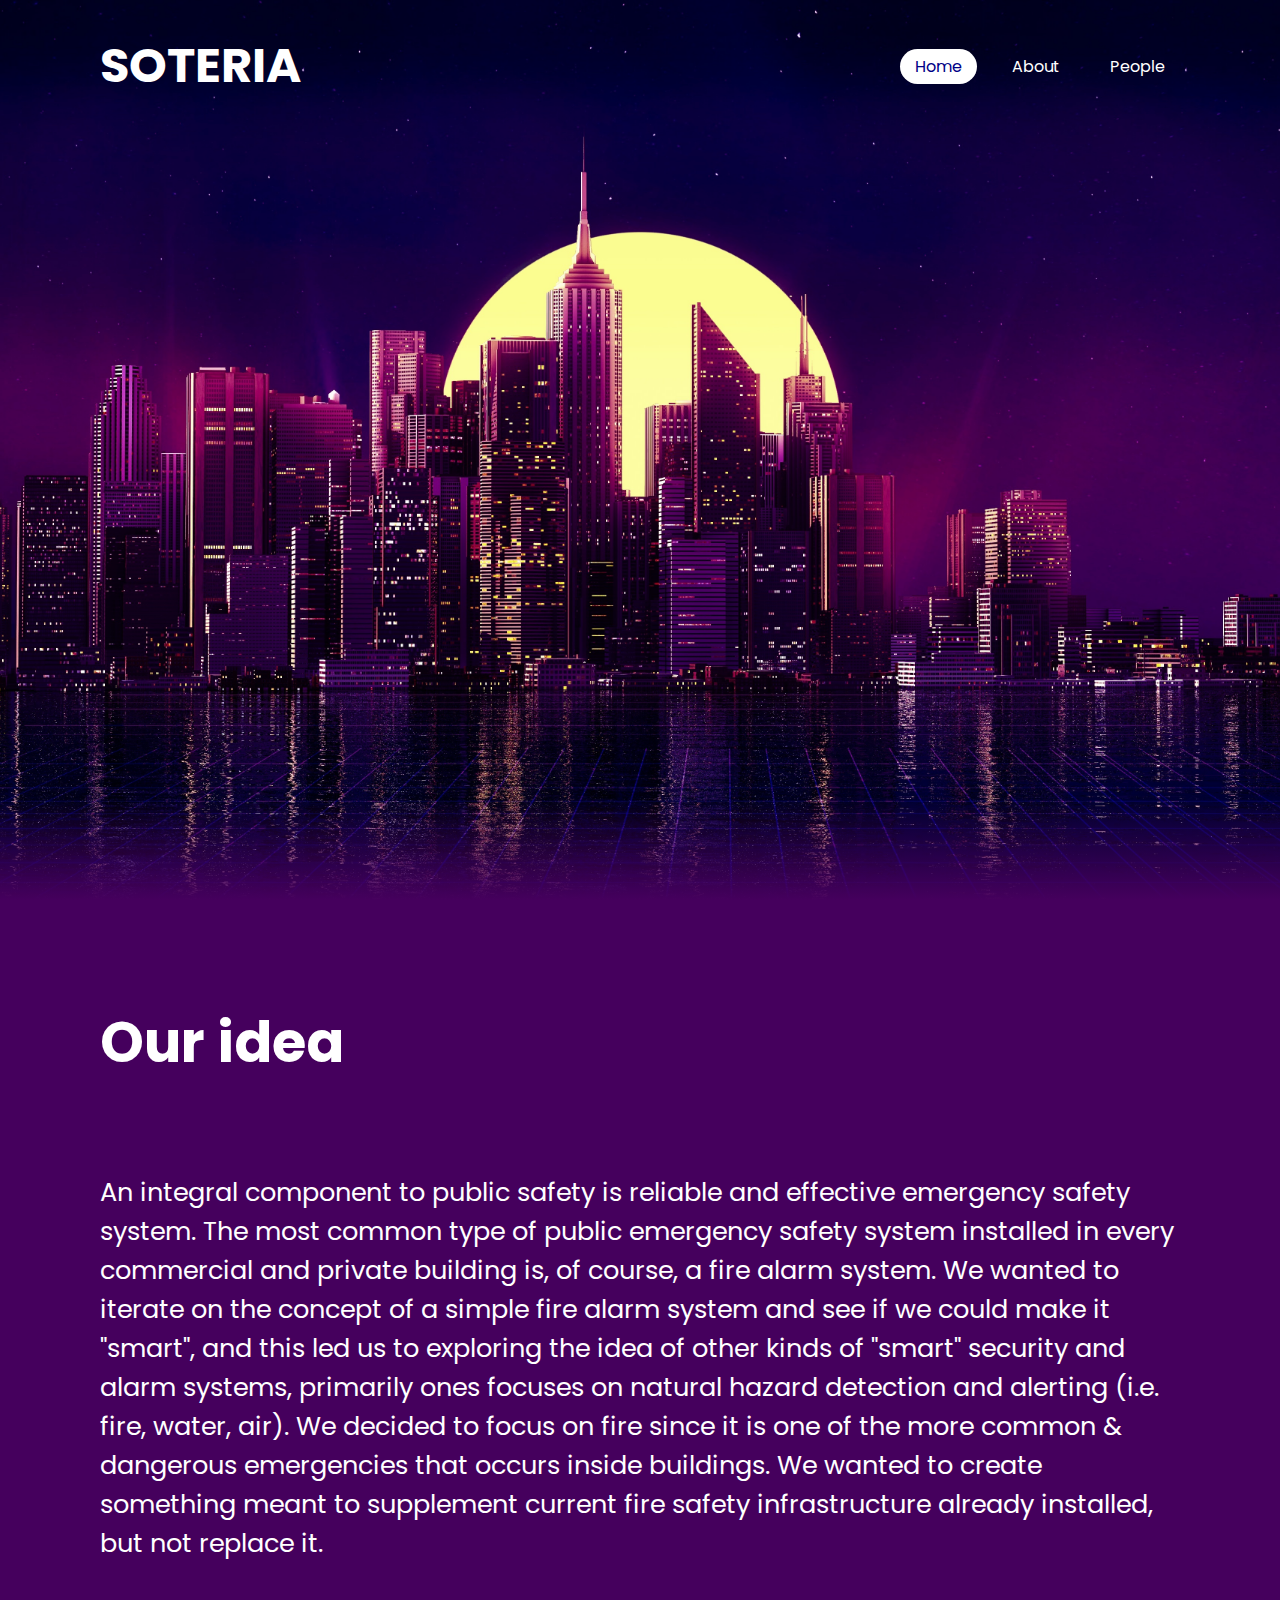
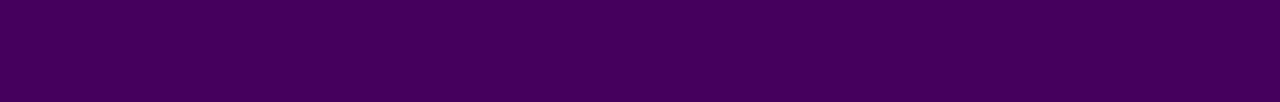
<file: newsite/home.html>
<!DOCTYPE html>
<html lang="en">
<head>
    <meta charset="UTF-8">
    <meta http-equiv="X-UA-Compatible" content="IE=edge">
    <meta name="viewport" content="width=device-width, initial-scale=1.0">
    <title>Soteria</title>
    <link rel="stylesheet" href="home.css">
    <link rel="preconnect" href="https://fonts.googleapis.com">
    <link rel="preconnect" href="https://fonts.gstatic.com" crossorigin>
    <link href="https://fonts.googleapis.com/css2?family=Ubuntu&display=swap" rel="stylesheet">
    <link href="https://fonts.googleapis.com/css2?family=Merriweather:wght@300&family=Ubuntu&display=swap" rel="stylesheet">
</head>
<body>
    <header>
        <a href="#" class="logo">Soteria</a>
        <ul>
            <li><a href="#" class="active">Home</a></li>
            <li><a href="#">About</a></li>
            <li><a href="#">People</a></li>
        </ul>
    </header>
    <section>
        <img src="images/neunet.webp" id="net">
        <img src="images/skyline.jpg" id="skyline">
    </section>
    <div class="about-section">
        <h2>Our idea</h2>
        <p><br><br>An integral component to public safety is reliable and effective emergency safety system. The most common type of public emergency safety system installed in every 
            commercial and private building is, of course, a fire alarm system. We wanted to iterate on the concept of a simple fire alarm system and see if we could make it "smart", and 
            this led us to exploring the idea of other kinds of "smart" security and alarm systems, primarily ones focuses on natural hazard detection and alerting (i.e. fire, water, air).
            We decided to focus on fire since it is one of the more common & dangerous emergencies that occurs inside buildings. We wanted to create something meant to supplement current fire 
            safety infrastructure already installed, but not replace it.<br><br>
        </p>
    </div>
    <script>
        let skyline = document.getElementById('skyline');

        window.addEventListener('scroll',function(){
            let v = window.scrollY;
            skyline.style.top = v + 'px';
        })
    </script>
</body>
</html>
</file>
<file: people.css>
body{
    margin-top: 0;
    background-color: #f0f0f0;
    transition: all 0.3s ease-in-out;
    font-family: 'serif';
  }
  a{
    
    color: #444;
  }
  p{
    font-family: 'serif';
  }
  .navbar{
    padding-top: 2px;
      position: sticky;
      top: 0;
      z-index: 999;
      height:4rem;
      max-height: 10%;
      width: 100%;
      clear:both;
      background-color: #f0f0f0;
      border-bottom: black 2px solid;
      transition: all 0.3s ease-in-out;
  }
  .navbar h1{
      float: left;
      justify-content: center;
      margin-left: 10px;
  }
  .navbar img{
      float:left;
      max-width: 100%;
      max-height: 100%;
  }
  .navbar-links{
      display: flex;
      float: right;
      text-decoration: none;
      align-self: flex-end;
      list-style-type: none;
      justify-content: center;
      padding-right: 80px;
    }
  .navbar-links a{
      color:black;
      text-decoration: none;
      font-size: 14pt;
  }
  .navbar-links li{
      width: 5rem;
  }
  .navbar-links a:hover{
      color:lightskyblue
  }

.people-container{
    width: 80%;
    margin-left: auto;
    margin-right: auto;
}
.people-category{
    font-size: 24pt;
    margin: 10px;
}

.container{
    height: 25%;
    width: 100%;
    padding: 5px;
    border-bottom: 2px solid black;
}
.container img{
    height: 100%;
    width: 100%;
    border-radius: 50%;
    border: #F6A222 4px solid;
}

.container p{
    font-family: 'Fjord One', serif;
}

.row{
    display: flex;
}
.col1{
    width: 15%;
    height: 15%;
    margin: 20px;
    margin-left: 0%;
    margin-right: auto;
    text-align: center;
}
.col2{
    width: 15%;
    height: 15%;
    margin: 20px;
    margin-left: 0%;
    margin-right: auto;
    text-align: center;
}
.col3{
    width: 15%;
    height: 15%;
    margin: 20px;
    margin-left: 0%;
    margin-right: auto;
    text-align: center;
}
.col4{
    width: 15%;
    height: 15%;
    margin: 20px;
    margin-left: 0%;
    margin-right: auto;
    text-align: center;
}
.footer{
    margin-top: 100px;
    width: 100%;
    height:50px;
    font-size: 10pt;
    text-align: center;
  }
</file>
<file: difftemplate/home.css>
@import url('http://fonts.googleapis.com/css?family=Poppins:300,400,500,600,700,800,900&display=swap');
*
{
    margin: 0;
    padding: 0;
    box-sizing: border-box;
    font-family: 'Poppins', sans-serif;
    scroll-behavior: smooth;
}
body{
    position: absolute;
    min-height: 100vh;
    background: linear-gradient(rgb(106, 106, 214), rgb(196, 182, 182))
}
header
{
    position: absolute;
    top: 0;
    left: 0;
    width: 100%;
    padding: 30px 100px;
    display: flex;
    justify-content: space-between;
    align-items: center;
    z-index: 100000;
}
header .logo
{
    color: #fff;
    font-weight: 700;
    text-decoration: none;
    font-size: 3em;
    text-transform: uppercase;
}
header ul
{
    display: flex;
    justify-content: center;
    align-items: center;
}
header ul li
{
    list-style: none;
    margin-left: 20px;
}
header ul li a
{
    text-decoration: none;
    padding: 6px 15px;
    color: white;
    border-radius: 20px;
}
header ul li a:hover,
header ul li a.active
{
    background: #fff;
    color: rgb(0, 0, 134);
}
.spacer{
    aspect-ratio: 960/540;
    width: 100%;
    background-repeat: no-repeat;
    background-position: center;
    background-size: cover;
}
.layer{
    background-image: url('images/layer.svg');
}
.wave{
    background-image: url('images/stacked-peaks-haikei.svg');
}
/* 
section
{
    position: relative;
    width: 100%;
    height: 100vh;
    padding: 100px;
    justify-content: center;
    align-items: center;
}
section::before
{
    content: '';
    position: absolute;
    bottom: 0;
    left: 0;
    width: 100%;
    height: 100px;
    background: linear-gradient(to top, rgb(69, 0, 93),transparent);
    z-index: 1000;
}
section img
{
    position: absolute;
    top: 0;
    left: 0;
    width: 100%;
    height: 100%;
    object-fit: cover;
} */
.about-section
{
    display: flex;
    position: relative;
    padding: 100px;
    text-transform: uppercase;
    background: #390476df;
    overflow: auto;
}
.about-section h2
{
    padding-top: 7.5%;
    flex: 1;
    font-size: 3.5em;
    margin-bottom: 10px;
    text-align: center;
    color: #fff;
    letter-spacing: 0.05rem;
}
.about-section p
{
    width: 55%;
    margin-right: 30px;
    font-size: 1.35em;
    text-align: right;
    color: #fff;
    letter-spacing: 0.05rem;
    line-height: 1.9em;
}
.info_card
{
    display: flex;
    position: relative;
    text-transform: uppercase;
    padding: 100px;
    background-color: #038373;
}
.info_card h2
{
    padding-top: 7.5%;
    flex: 1;
    font-size: 3.5em;
    margin-bottom: 10px;
    text-align: center;
    color: #fff;
    letter-spacing: 0.05rem;
}
.info_card p
{
    width: 55%;
    margin-right: 30px;
    padding-top: 3.5%;
    font-size: 1.55em;
    text-align: right;
    color: #fff;
    letter-spacing: 0.05rem;
    line-height: 1.9em;
}
</file>
<file: font/stylesheet.css>
/*! Generated by Font Squirrel (https://www.fontsquirrel.com) on July 15, 2022 */



@font-face {
    font-family: 'quicksanddash';
    src: url('quicksand_dash-webfont.woff2') format('woff2'),
         url('quicksand_dash-webfont.woff') format('woff');
    font-weight: normal;
    font-style: normal;

}




@font-face {
    font-family: 'quicksandbold';
    src: url('quicksand-bold-webfont.woff2') format('woff2'),
         url('quicksand-bold-webfont.woff') format('woff');
    font-weight: normal;
    font-style: normal;

}




@font-face {
    font-family: 'quicksandbold_italic';
    src: url('quicksand-bolditalic-webfont.woff2') format('woff2'),
         url('quicksand-bolditalic-webfont.woff') format('woff');
    font-weight: normal;
    font-style: normal;

}




@font-face {
    font-family: 'quicksanditalic';
    src: url('quicksand-italic-webfont.woff2') format('woff2'),
         url('quicksand-italic-webfont.woff') format('woff');
    font-weight: normal;
    font-style: normal;

}




@font-face {
    font-family: 'quicksandlight';
    src: url('quicksand-light-webfont.woff2') format('woff2'),
         url('quicksand-light-webfont.woff') format('woff');
    font-weight: normal;
    font-style: normal;

}




@font-face {
    font-family: 'quicksandlight_italic';
    src: url('quicksand-lightitalic-webfont.woff2') format('woff2'),
         url('quicksand-lightitalic-webfont.woff') format('woff');
    font-weight: normal;
    font-style: normal;

}




@font-face {
    font-family: 'quicksandregular';
    src: url('quicksand-regular-webfont.woff2') format('woff2'),
         url('quicksand-regular-webfont.woff') format('woff');
    font-weight: normal;
    font-style: normal;

}
</file>
<file: newsite/home.css>
@import url('http://fonts.googleapis.com/css?family=Poppins:300,400,500,600,700,800,900&display=swap');
*
{
    margin: 0;
    padding: 0;
    box-sizing: border-box;
    font-family: 'Poppins', sans-serif;
    scroll-behavior: smooth;
}
body{
    min-height: 100vh;
    background: linear-gradient(rgb(106, 106, 214), rgb(196, 182, 182))
}
header
{
position: absolute;
top: 0;
left: 0;
width: 100%;
padding: 30px 100px;
display: flex;
justify-content: space-between;
align-items: center;
z-index: 100000;
}
header .logo
{
    color: #fff;
    font-weight: 700;
    text-decoration: none;
    font-size: 3em;
    text-transform: uppercase;
}
header ul
{
    display: flex;
    justify-content: center;
    align-items: center;
}
header ul li
{
list-style: none;
margin-left: 20px;
}
header ul li a
{
    text-decoration: none;
    padding: 6px 15px;
    color: white;
    border-radius: 20px;
}
header ul li a:hover,
header ul li a.active
{
    background: #fff;
    color: rgb(0, 0, 134);
}
section
{
    position: relative;
    width: 100%;
    height: 100vh;
    padding: 100px;
    justify-content: center;
    align-items: center;
}
section::before
{
    content: '';
    position: absolute;
    bottom: 0;
    left: 0;
    width: 100%;
    height: 100px;
    background: linear-gradient(to top, rgb(69, 0, 93),transparent);
    z-index: 1000;
}
section img
{
    position: absolute;
    top: 0;
    left: 0;
    width: 100%;
    height: 100vh;
    object-fit: cover;
}
.about-section
{
    position: relative;
    padding: 100px;
    background: rgb(69, 0, 93);
}
.about-section h2
{
    font-size: 3.5em;
    margin-bottom: 10px;
    color: #fff;
}
.about-section p
{
    font-size: 1.6em;
    color: #fff;
}
</file>
<file: font/specimen_files/specimen_stylesheet.css>
@import url('grid_12-825-55-15.css');

/*  
	CSS Reset by Eric Meyer - Released under Public Domain
    http://meyerweb.com/eric/tools/css/reset/
*/
html, body, div, span, applet, object, iframe,
h1, h2, h3, h4, h5, h6, p, blockquote, pre,
a, abbr, acronym, address, big, cite, code,
del, dfn, em, font, img, ins, kbd, q, s, samp,
small, strike, strong, sub, sup, tt, var,
b, u, i, center, dl, dt, dd, ol, ul, li,
fieldset, form, label, legend, table, 
caption, tbody, tfoot, thead, tr, th, td 
                  {margin: 0;padding: 0;border: 0;outline: 0;
                  font-size: 100%;vertical-align: baseline;
                  background: transparent;}
body              {line-height: 1;}
ol, ul            {list-style: none;}
blockquote, q     {quotes: none;}
blockquote:before, blockquote:after,
q:before, q:after {content: '';	content: none;}
:focus            {outline: 0;}
ins               {text-decoration: none;}
del               {text-decoration: line-through;}
table             {border-collapse: collapse;border-spacing: 0;}




body {
	color: #000;
	background-color: #dcdcdc;
}

a {
	text-decoration: none;
	color: #1883ba;
}

h1{
	font-size: 32px;
	font-weight: normal;
	font-style: normal;
	margin-bottom: 18px;
}

h2{
	font-size: 18px;
}

#container {
	width: 865px;
	margin: 0px auto;
}


#header {
	padding: 20px;
	font-size: 36px;
	background-color: #000;
	color: #fff;
}

#header span {
	color: #666;
}
#main_content {
	background-color: #fff;
	padding: 60px 20px 20px;
}


#footer p {
	margin: 0;
	padding-top: 10px;
	padding-bottom: 50px;
	color: #333;
	font: 10px Arial, sans-serif;
}

.tabs {
	width: 100%;
	height: 31px;
	background-color: #444;
}
.tabs li {
	float:  left;
	margin: 0;
	overflow: hidden;
	background-color: #444;
}
.tabs li a {
	display: block;
	color: #fff;
	text-decoration: none;
	font: bold 11px/11px 'Arial';
	text-transform: uppercase;
	padding: 10px 15px;
	border-right: 1px solid #fff;
}

.tabs li a:hover {
		background-color: #00b3ff;

}

.tabs li.active a {
	color:  #000;
	background-color: #fff;
}



div.huge {
	
	font-size: 300px;
	line-height: 1em;
	padding: 0;
	letter-spacing: -.02em;
	overflow: hidden;
}
div.glyph_range {
	font-size: 72px;
	line-height: 1.1em;
}

.size10{ font-size: 10px; }
.size11{ font-size: 11px; }
.size12{ font-size: 12px; }
.size13{ font-size: 13px; }
.size14{ font-size: 14px; }
.size16{ font-size: 16px; }
.size18{ font-size: 18px; }
.size20{ font-size: 20px; }
.size24{ font-size: 24px; }
.size30{ font-size: 30px; }
.size36{ font-size: 36px; }
.size48{ font-size: 48px; }
.size60{ font-size: 60px; }
.size72{ font-size: 72px; }
.size90{ font-size: 90px; }


.psample_row1 {	height: 120px;}
.psample_row1 {	height: 120px;}
.psample_row2 {	height: 160px;}
.psample_row3 {	height: 160px;}
.psample_row4 {	height: 160px;}

.psample {
	overflow: hidden;
	position: relative;
}
.psample p {
	line-height: 1.3em;
	display: block;
	overflow: hidden;
	margin: 0;
}

.psample span {
	margin-right: .5em;
}

.white_blend {
	width: 100%;
	height: 61px;
	background-image: url([data-uri]);
	position: absolute;
	bottom: 0;
}
.black_blend {
	width: 100%;
	height: 61px;
	background-image: url([data-uri]);
	position: absolute;
	bottom: 0;
}
.fullreverse {
	background:  #000 !important;
	color:  #fff !important;
	margin-left: -20px;
	padding-left: 20px;
	margin-right: -20px;
	padding-right: 20px;
	padding: 20px;
	margin-bottom:0;
}


.sample_table td {
	padding-top: 3px;
	padding-bottom:5px;
	padding-left: 5px;
	vertical-align: middle;
	line-height: 1.2em;
}

.sample_table td:first-child {
	background-color: #eee;
	text-align: right;
	padding-right: 5px;
	padding-left: 0;
	padding: 5px;
	font: 11px/12px "Courier New", Courier, mono;
}

code {
	white-space: pre;
	background-color: #eee;
	display: block;
	padding: 10px;
	margin-bottom: 18px;
	overflow: auto;
}


.bottom,.last 	{margin-bottom:0 !important; padding-bottom:0 !important;}

.box  { 
  padding: 18px; 
  margin-bottom: 18px; 
  background: #eee; 
}

.reverse,.reversed { background:  #000 !important;color:  #fff !important; border: none !important;}

#bodycomparison {
	position: relative;
	overflow: hidden;
	font-size: 72px;
	height: 90px;
	white-space: nowrap;
}

#bodycomparison div{
	font-size: 72px;
	line-height: 90px;
	display: inline;
	margin: 0 15px 0 0;
	padding: 0;
}

#bodycomparison div span{
	font: 10px Arial;
	position: absolute;
	left: 0;
}
#xheight {
	float: none;
	position: absolute;
	color: #d9f3ff;
	font-size: 72px;
	line-height: 90px;
}

.fontbody {
 position: relative;
}
.arialbody{
	font-family: Arial;
	position: relative;
}
.verdanabody{
	font-family: Verdana;
	position: relative;
}
.georgiabody{
	font-family: Georgia;
	position: relative;
}

/* @group Layout page
 */

#layout h1 {
	font-size: 36px;
	line-height: 42px;
	font-weight: normal;
	font-style: normal;
}

#layout h2 {
	font-size: 24px;
	line-height: 23px;
	font-weight: normal;
	font-style: normal;
}

#layout h3 {
	font-size: 22px;
	line-height: 1.4em;
	margin-top: 1em;
	font-weight: normal;
	font-style: normal;
}


#layout p.byline {
	font-size: 12px;
	margin-top: 18px;
	line-height: 12px;
	margin-bottom: 0;
}
#layout p {
	font-size: 14px;
	line-height: 21px;
	margin-bottom: .5em;
}

#layout p.large{
	font-size: 18px;
	line-height: 26px;
}

#layout .sidebar p{
	font-size: 12px;
	line-height: 1.4em;
}

#layout p.caption {
	font-size: 10px;
	margin-top: -16px;
	margin-bottom: 18px;
}

/* @end */

/* @group Glyphs */

#glyph_chart div{
	background-color: #d9f3ff;
	color: black;
	float: left;
	font-size: 36px;
	height: 1.2em;
	line-height: 1.2em;
	margin-bottom: 1px;
	margin-right: 1px;
	text-align: center;
	width: 1.2em;
	position: relative;
	padding: .6em .2em .2em;
}

#glyph_chart div p {
	position: absolute;
	left: 0;
	top: 0;
	display: block;
	text-align: center;
	font: bold 9px Arial, sans-serif;
	background-color: #3a768f;
	width: 100%;
	color: #fff;
	padding: 2px 0;
}


#glyphs h1 {
	font-family: Arial, sans-serif;
}
/* @end */

/* @group Installing */

#installing {
	font: 13px Arial, sans-serif;
}

#installing p,
#glyphs p{
	line-height: 1.2em;
	margin-bottom: 18px;
	font: 13px Arial, sans-serif;
}



#installing h3{
	font-size: 15px;
	margin-top: 18px;
}

/* @end */

#rendering h1 {
	font-family: Arial, sans-serif;
}
.render_table td {
	font: 11px "Courier New", Courier, mono;
	vertical-align: middle;
}
</file>
